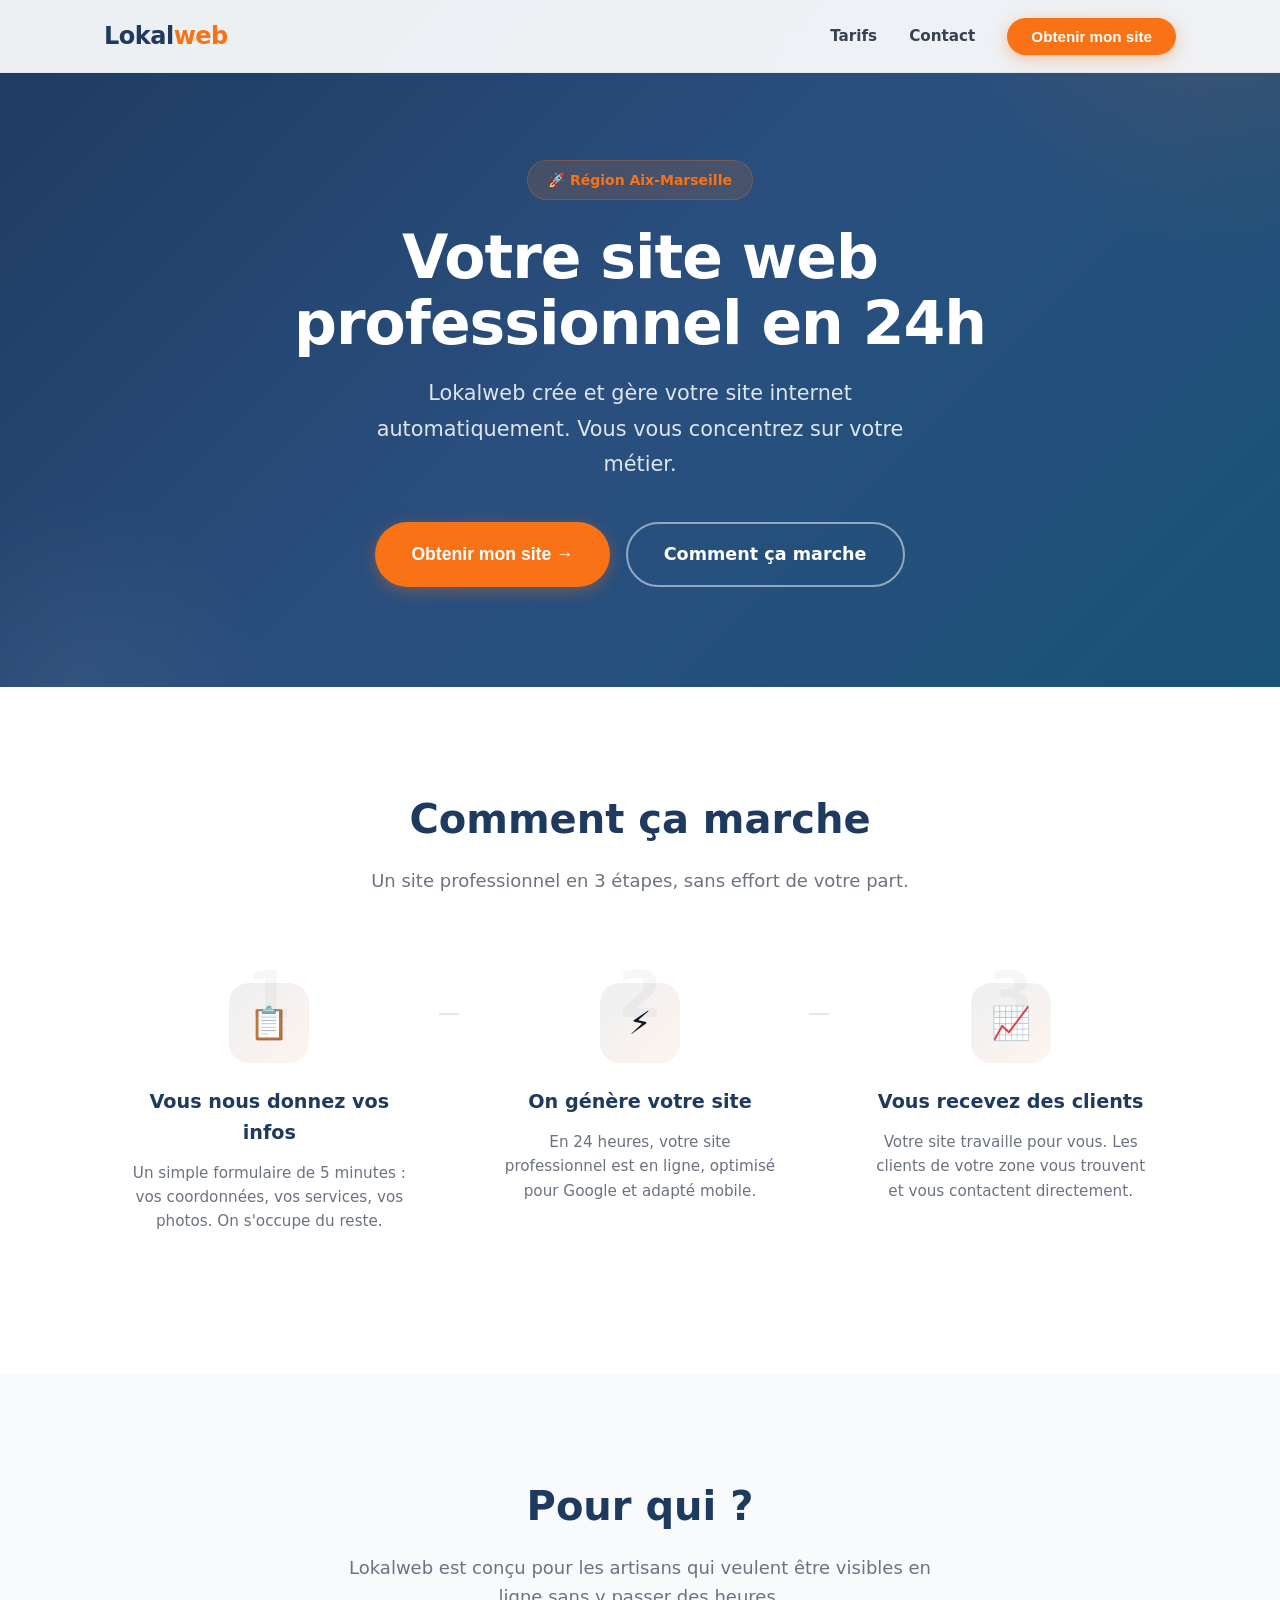
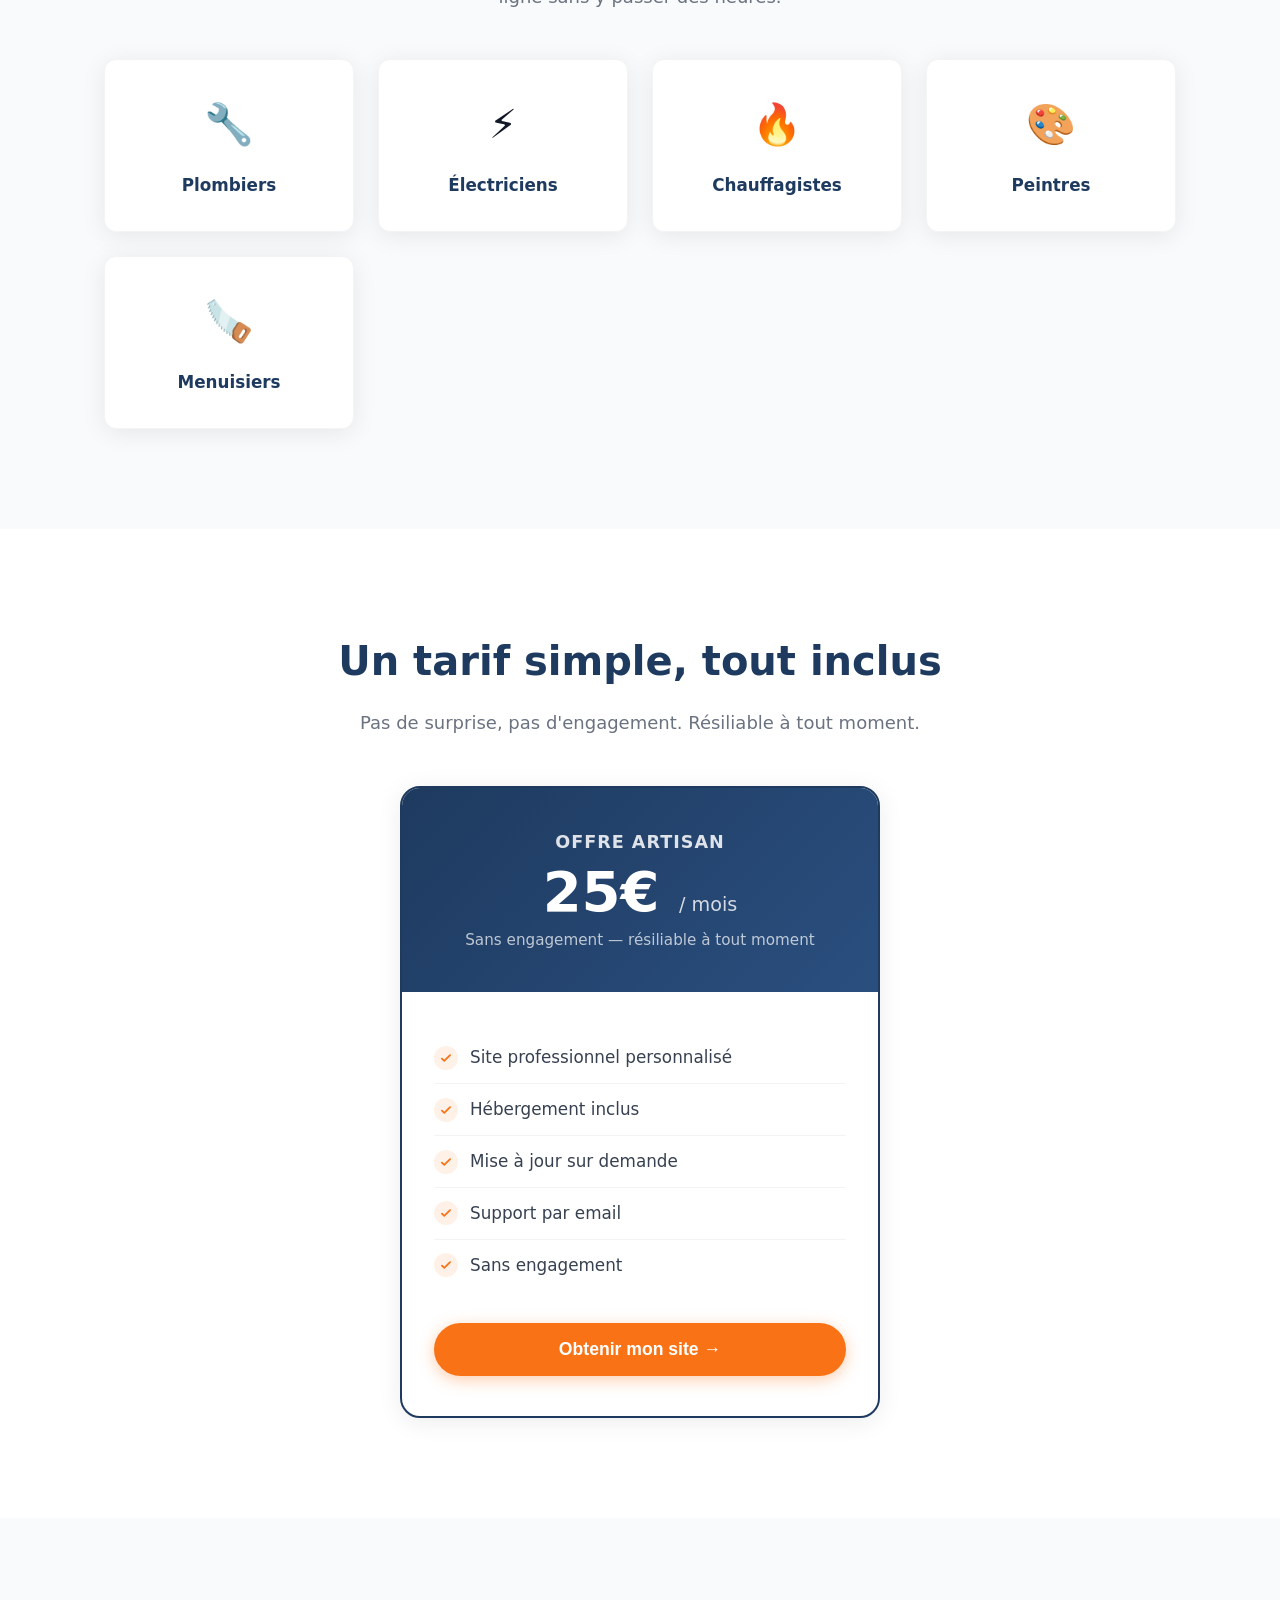
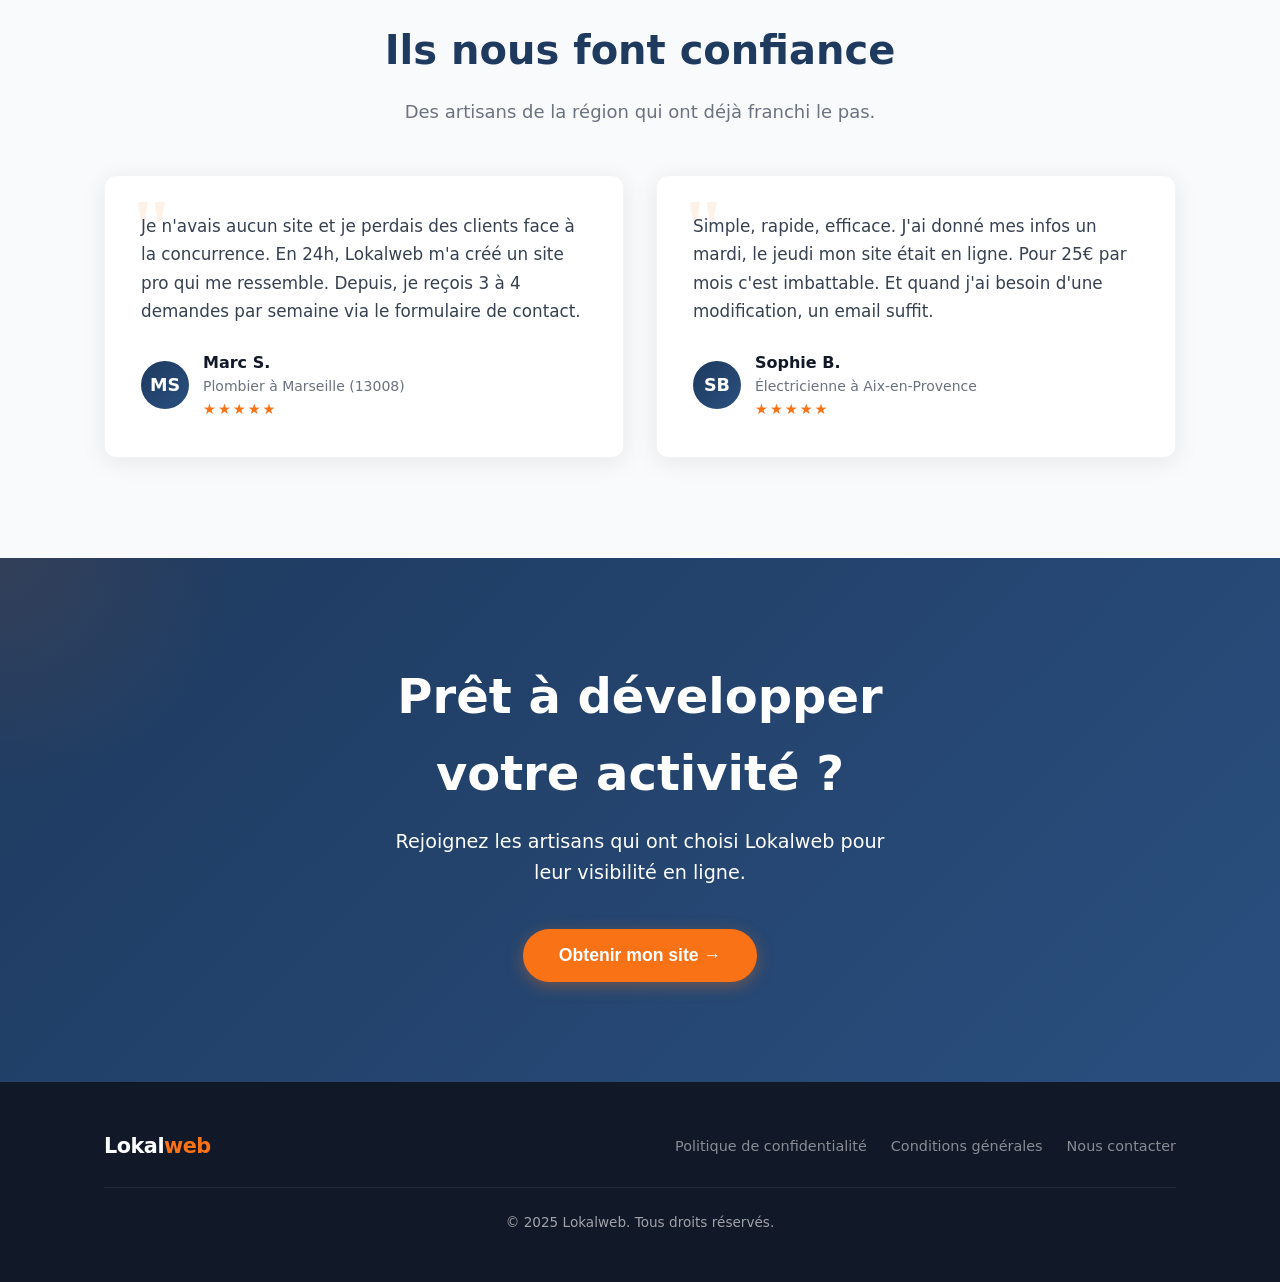
<file: index.html>
<!DOCTYPE html>
<html lang="fr">
<head>
  <meta charset="UTF-8">
  <meta name="viewport" content="width=device-width, initial-scale=1.0">
  <title>Lokalweb — Votre site web professionnel en 24h</title>
  <meta name="description" content="Lokalweb crée et gère automatiquement votre site internet d'artisan. Plombiers, électriciens, chauffagistes à Aix-Marseille. 25€/mois, sans engagement.">
  <style>
    /* ── Reset & Base ── */
    *, *::before, *::after { margin: 0; padding: 0; box-sizing: border-box; }

    :root {
      --blue: #1E3A5F;
      --blue-light: #2A4F7F;
      --orange: #F97316;
      --orange-hover: #EA6C0E;
      --white: #FFFFFF;
      --gray-50: #F9FAFB;
      --gray-100: #F3F4F6;
      --gray-200: #E5E7EB;
      --gray-500: #6B7280;
      --gray-700: #374151;
      --gray-900: #111827;
      --shadow: 0 4px 24px rgba(0,0,0,0.08);
      --shadow-hover: 0 8px 32px rgba(0,0,0,0.14);
      --radius: 12px;
      --red: #EF4444;
    }

    html { scroll-behavior: smooth; }

    body {
      font-family: system-ui, -apple-system, BlinkMacSystemFont, 'Segoe UI', Roboto, sans-serif;
      color: var(--gray-900);
      line-height: 1.6;
      background: var(--white);
      -webkit-font-smoothing: antialiased;
    }

    img { max-width: 100%; display: block; }
    a { text-decoration: none; color: inherit; }

    /* ── Utilities ── */
    .container {
      max-width: 1120px;
      margin: 0 auto;
      padding: 0 24px;
    }

    .section-title {
      font-size: clamp(1.75rem, 4vw, 2.5rem);
      font-weight: 800;
      text-align: center;
      color: var(--blue);
      margin-bottom: 16px;
    }

    .section-subtitle {
      text-align: center;
      color: var(--gray-500);
      font-size: 1.125rem;
      max-width: 600px;
      margin: 0 auto 48px;
    }

    .btn {
      display: inline-block;
      padding: 16px 36px;
      font-size: 1.1rem;
      font-weight: 700;
      border-radius: 50px;
      border: none;
      cursor: pointer;
      transition: all 0.25s ease;
    }

    .btn-primary {
      background: var(--orange);
      color: var(--white);
      box-shadow: 0 4px 16px rgba(249,115,22,0.35);
    }

    .btn-primary:hover {
      background: var(--orange-hover);
      transform: translateY(-2px);
      box-shadow: 0 6px 24px rgba(249,115,22,0.45);
    }

    .btn-outline {
      background: transparent;
      color: var(--white);
      border: 2px solid rgba(255,255,255,0.5);
    }

    .btn-outline:hover {
      background: rgba(255,255,255,0.1);
      border-color: var(--white);
    }

    /* ── Scroll Animations ── */
    .fade-up {
      opacity: 0;
      transform: translateY(30px);
      transition: opacity 0.6s ease, transform 0.6s ease;
    }

    .fade-up.visible {
      opacity: 1;
      transform: translateY(0);
    }

    /* ── Header ── */
    .header {
      position: fixed;
      top: 0;
      left: 0;
      right: 0;
      z-index: 100;
      background: rgba(255,255,255,0.92);
      backdrop-filter: blur(12px);
      -webkit-backdrop-filter: blur(12px);
      border-bottom: 1px solid var(--gray-200);
      transition: box-shadow 0.3s ease;
    }

    .header.scrolled {
      box-shadow: 0 2px 20px rgba(0,0,0,0.08);
    }

    .header-inner {
      display: flex;
      align-items: center;
      justify-content: space-between;
      height: 72px;
    }

    .logo {
      font-size: 1.5rem;
      font-weight: 900;
      color: var(--blue);
      letter-spacing: -0.5px;
    }

    .logo span {
      color: var(--orange);
    }

    .nav { display: flex; align-items: center; gap: 32px; }

    .nav a {
      font-weight: 600;
      font-size: 0.95rem;
      color: var(--gray-700);
      transition: color 0.2s;
    }

    .nav a:hover { color: var(--orange); }

    .nav .btn {
      padding: 10px 24px;
      font-size: 0.95rem;
    }

    .mobile-toggle {
      display: none;
      background: none;
      border: none;
      cursor: pointer;
      padding: 8px;
    }

    .mobile-toggle svg { width: 28px; height: 28px; color: var(--blue); }

    /* ── Hero ── */
    .hero {
      padding: 160px 0 100px;
      background: linear-gradient(135deg, var(--blue) 0%, var(--blue-light) 50%, #1a5276 100%);
      color: var(--white);
      text-align: center;
      position: relative;
      overflow: hidden;
    }

    .hero::before {
      content: '';
      position: absolute;
      top: -50%;
      right: -20%;
      width: 600px;
      height: 600px;
      background: radial-gradient(circle, rgba(249,115,22,0.12) 0%, transparent 70%);
      border-radius: 50%;
    }

    .hero::after {
      content: '';
      position: absolute;
      bottom: -30%;
      left: -10%;
      width: 400px;
      height: 400px;
      background: radial-gradient(circle, rgba(255,255,255,0.05) 0%, transparent 70%);
      border-radius: 50%;
    }

    .hero .container { position: relative; z-index: 1; }

    .hero-badge {
      display: inline-block;
      background: rgba(249,115,22,0.15);
      color: var(--orange);
      font-size: 0.875rem;
      font-weight: 700;
      padding: 8px 20px;
      border-radius: 50px;
      margin-bottom: 24px;
      border: 1px solid rgba(249,115,22,0.25);
    }

    .hero h1 {
      font-size: clamp(2.25rem, 5.5vw, 3.75rem);
      font-weight: 900;
      line-height: 1.1;
      margin-bottom: 20px;
      letter-spacing: -1px;
    }

    .hero p {
      font-size: clamp(1.05rem, 2vw, 1.3rem);
      opacity: 0.85;
      max-width: 560px;
      margin: 0 auto 40px;
      line-height: 1.7;
    }

    .hero-buttons { display: flex; gap: 16px; justify-content: center; flex-wrap: wrap; }

    /* ── Steps ── */
    .steps { padding: 100px 0; background: var(--white); }

    .steps-grid {
      display: grid;
      grid-template-columns: repeat(3, 1fr);
      gap: 40px;
    }

    .step {
      text-align: center;
      padding: 40px 24px;
      position: relative;
    }

    .step-icon {
      width: 80px;
      height: 80px;
      border-radius: 20px;
      display: flex;
      align-items: center;
      justify-content: center;
      font-size: 2rem;
      margin: 0 auto 24px;
      background: linear-gradient(135deg, rgba(30,58,95,0.08), rgba(249,115,22,0.08));
    }

    .step-number {
      position: absolute;
      top: 20px;
      left: 50%;
      transform: translateX(-50%);
      font-size: 4rem;
      font-weight: 900;
      color: rgba(30,58,95,0.04);
      line-height: 1;
    }

    .step h3 {
      font-size: 1.2rem;
      font-weight: 700;
      color: var(--blue);
      margin-bottom: 12px;
    }

    .step p { color: var(--gray-500); font-size: 0.95rem; }

    /* ── Connector arrows between steps ── */
    .step:not(:last-child)::after {
      content: '';
      position: absolute;
      top: 70px;
      right: -24px;
      width: 20px;
      height: 2px;
      background: var(--gray-200);
    }

    /* ── Métiers ── */
    .metiers { padding: 100px 0; background: var(--gray-50); }

    .metiers-grid {
      display: grid;
      grid-template-columns: repeat(auto-fit, minmax(200px, 1fr));
      gap: 24px;
    }

    .metier-card {
      background: var(--white);
      border-radius: var(--radius);
      padding: 32px 24px;
      text-align: center;
      box-shadow: var(--shadow);
      transition: all 0.3s ease;
      border: 1px solid var(--gray-100);
    }

    .metier-card:hover {
      transform: translateY(-6px);
      box-shadow: var(--shadow-hover);
      border-color: var(--orange);
    }

    .metier-card .icon {
      font-size: 2.5rem;
      margin-bottom: 16px;
      display: block;
    }

    .metier-card h3 {
      font-weight: 700;
      font-size: 1.05rem;
      color: var(--blue);
    }

    /* ── Tarifs ── */
    .pricing { padding: 100px 0; background: var(--white); }

    .pricing-card {
      max-width: 480px;
      margin: 0 auto;
      background: var(--white);
      border: 2px solid var(--blue);
      border-radius: 20px;
      overflow: hidden;
      box-shadow: var(--shadow);
    }

    .pricing-header {
      background: linear-gradient(135deg, var(--blue), var(--blue-light));
      color: var(--white);
      padding: 40px 32px;
      text-align: center;
    }

    .pricing-header h3 {
      font-size: 1.1rem;
      font-weight: 600;
      opacity: 0.85;
      margin-bottom: 8px;
      text-transform: uppercase;
      letter-spacing: 1px;
    }

    .pricing-price {
      font-size: 3.5rem;
      font-weight: 900;
      line-height: 1;
    }

    .pricing-price span { font-size: 1.2rem; font-weight: 500; opacity: 0.8; }

    .pricing-sub {
      margin-top: 8px;
      font-size: 0.95rem;
      opacity: 0.7;
    }

    .pricing-body { padding: 40px 32px; }

    .pricing-features { list-style: none; margin-bottom: 32px; }

    .pricing-features li {
      padding: 12px 0;
      display: flex;
      align-items: center;
      gap: 12px;
      font-size: 1.05rem;
      color: var(--gray-700);
      border-bottom: 1px solid var(--gray-100);
    }

    .pricing-features li:last-child { border-bottom: none; }

    .pricing-features li .check {
      width: 24px;
      height: 24px;
      background: rgba(249,115,22,0.1);
      border-radius: 50%;
      display: flex;
      align-items: center;
      justify-content: center;
      flex-shrink: 0;
    }

    .pricing-features li .check svg {
      width: 14px;
      height: 14px;
      color: var(--orange);
    }

    .pricing-body .btn { width: 100%; text-align: center; }

    /* ── Témoignages ── */
    .testimonials { padding: 100px 0; background: var(--gray-50); }

    .testimonials-grid {
      display: grid;
      grid-template-columns: repeat(2, 1fr);
      gap: 32px;
    }

    .testimonial-card {
      background: var(--white);
      border-radius: var(--radius);
      padding: 36px;
      box-shadow: var(--shadow);
      position: relative;
      border: 1px solid var(--gray-100);
    }

    .testimonial-card::before {
      content: '"';
      font-size: 5rem;
      font-weight: 900;
      color: rgba(249,115,22,0.1);
      position: absolute;
      top: 12px;
      left: 24px;
      line-height: 1;
      font-family: Georgia, serif;
    }

    .testimonial-text {
      font-size: 1.05rem;
      color: var(--gray-700);
      line-height: 1.7;
      margin-bottom: 24px;
      position: relative;
      z-index: 1;
    }

    .testimonial-author {
      display: flex;
      align-items: center;
      gap: 14px;
    }

    .testimonial-avatar {
      width: 48px;
      height: 48px;
      border-radius: 50%;
      background: linear-gradient(135deg, var(--blue), var(--blue-light));
      display: flex;
      align-items: center;
      justify-content: center;
      color: var(--white);
      font-weight: 800;
      font-size: 1.1rem;
    }

    .testimonial-name {
      font-weight: 700;
      font-size: 1rem;
      color: var(--gray-900);
    }

    .testimonial-role {
      font-size: 0.875rem;
      color: var(--gray-500);
    }

    .testimonial-stars {
      color: var(--orange);
      font-size: 0.9rem;
      letter-spacing: 2px;
    }

    /* ── CTA Final ── */
    .cta-final {
      padding: 100px 0;
      background: linear-gradient(135deg, var(--blue) 0%, var(--blue-light) 100%);
      color: var(--white);
      text-align: center;
      position: relative;
      overflow: hidden;
    }

    .cta-final::before {
      content: '';
      position: absolute;
      top: -50%;
      left: -20%;
      width: 500px;
      height: 500px;
      background: radial-gradient(circle, rgba(249,115,22,0.1) 0%, transparent 70%);
      border-radius: 50%;
    }

    .cta-final .container { position: relative; z-index: 1; }

    .cta-final h2 {
      font-size: clamp(2rem, 4vw, 3rem);
      font-weight: 900;
      margin-bottom: 16px;
    }

    .cta-final p {
      font-size: 1.2rem;
      opacity: 0.8;
      margin-bottom: 40px;
      max-width: 500px;
      margin-left: auto;
      margin-right: auto;
    }

    /* ── Footer ── */
    .footer {
      padding: 48px 0;
      background: var(--gray-900);
      color: rgba(255,255,255,0.6);
    }

    .footer-inner {
      display: flex;
      justify-content: space-between;
      align-items: center;
      flex-wrap: wrap;
      gap: 24px;
    }

    .footer .logo { color: var(--white); font-size: 1.3rem; }
    .footer .logo span { color: var(--orange); }

    .footer-links {
      display: flex;
      gap: 24px;
      flex-wrap: wrap;
    }

    .footer-links a {
      font-size: 0.9rem;
      color: rgba(255,255,255,0.5);
      transition: color 0.2s;
    }

    .footer-links a:hover { color: var(--orange); }

    .footer-copy { font-size: 0.85rem; width: 100%; text-align: center; margin-top: 24px; padding-top: 24px; border-top: 1px solid rgba(255,255,255,0.08); }

    /* ════════════════════════════════════════
       MODAL FORM
    ════════════════════════════════════════ */

    /* Overlay */
    .modal-overlay {
      position: fixed;
      inset: 0;
      z-index: 1000;
      background: rgba(15, 23, 42, 0.7);
      backdrop-filter: blur(4px);
      -webkit-backdrop-filter: blur(4px);
      display: flex;
      align-items: center;
      justify-content: center;
      padding: 16px;
      opacity: 0;
      pointer-events: none;
      transition: opacity 0.3s ease;
    }

    .modal-overlay.open {
      opacity: 1;
      pointer-events: all;
    }

    /* Card */
    .modal-card {
      background: var(--white);
      border-radius: 20px;
      width: 100%;
      max-width: 680px;
      max-height: 90vh;
      overflow-y: auto;
      box-shadow: 0 25px 80px rgba(0,0,0,0.25);
      transform: translateY(20px) scale(0.98);
      transition: transform 0.3s ease;
      position: relative;
    }

    .modal-overlay.open .modal-card {
      transform: translateY(0) scale(1);
    }

    /* Scrollbar inside modal */
    .modal-card::-webkit-scrollbar { width: 6px; }
    .modal-card::-webkit-scrollbar-track { background: var(--gray-100); }
    .modal-card::-webkit-scrollbar-thumb { background: var(--gray-200); border-radius: 3px; }

    /* Modal header */
    .modal-header {
      background: linear-gradient(135deg, var(--blue) 0%, var(--blue-light) 100%);
      padding: 32px 36px 28px;
      border-radius: 20px 20px 0 0;
      position: relative;
    }

    .modal-header h2 {
      color: var(--white);
      font-size: 1.5rem;
      font-weight: 800;
      margin-bottom: 6px;
    }

    .modal-header p {
      color: rgba(255,255,255,0.75);
      font-size: 0.95rem;
    }

    .modal-close {
      position: absolute;
      top: 20px;
      right: 20px;
      width: 36px;
      height: 36px;
      border-radius: 50%;
      background: rgba(255,255,255,0.15);
      border: none;
      cursor: pointer;
      display: flex;
      align-items: center;
      justify-content: center;
      transition: background 0.2s;
      color: var(--white);
    }

    .modal-close:hover { background: rgba(255,255,255,0.25); }

    .modal-close svg { width: 18px; height: 18px; }

    /* Modal body */
    .modal-body {
      padding: 32px 36px 36px;
    }

    /* Form sections */
    .form-section {
      margin-bottom: 28px;
    }

    .form-section-title {
      font-size: 0.8rem;
      font-weight: 700;
      text-transform: uppercase;
      letter-spacing: 1px;
      color: var(--blue);
      margin-bottom: 16px;
      padding-bottom: 8px;
      border-bottom: 2px solid var(--gray-100);
    }

    /* Grid layouts */
    .form-row {
      display: grid;
      grid-template-columns: 1fr 1fr;
      gap: 16px;
    }

    .form-row.single { grid-template-columns: 1fr; }
    .form-row.three { grid-template-columns: 1fr 1fr 1fr; }

    /* Field */
    .form-field {
      display: flex;
      flex-direction: column;
      gap: 6px;
    }

    .form-field label {
      font-size: 0.875rem;
      font-weight: 600;
      color: var(--gray-700);
    }

    .form-field label .req {
      color: var(--orange);
      margin-left: 2px;
    }

    .form-field input,
    .form-field select,
    .form-field textarea {
      padding: 12px 14px;
      border: 1.5px solid var(--gray-200);
      border-radius: 10px;
      font-size: 0.95rem;
      color: var(--gray-900);
      background: var(--white);
      transition: border-color 0.2s, box-shadow 0.2s;
      font-family: inherit;
      outline: none;
      appearance: none;
      -webkit-appearance: none;
    }

    .form-field select {
      background-image: url("data:image/svg+xml,%3Csvg xmlns='http://www.w3.org/2000/svg' width='16' height='16' viewBox='0 0 24 24' fill='none' stroke='%236B7280' stroke-width='2' stroke-linecap='round' stroke-linejoin='round'%3E%3Cpolyline points='6 9 12 15 18 9'/%3E%3C/svg%3E");
      background-repeat: no-repeat;
      background-position: right 12px center;
      padding-right: 40px;
    }

    .form-field input:focus,
    .form-field select:focus,
    .form-field textarea:focus {
      border-color: var(--blue);
      box-shadow: 0 0 0 3px rgba(30,58,95,0.08);
    }

    .form-field input.error,
    .form-field select.error,
    .form-field textarea.error {
      border-color: var(--red);
      box-shadow: 0 0 0 3px rgba(239,68,68,0.08);
    }

    .form-field textarea {
      resize: vertical;
      min-height: 80px;
      line-height: 1.5;
    }

    .field-error {
      font-size: 0.8rem;
      color: var(--red);
      font-weight: 500;
      display: none;
    }

    .field-error.show { display: block; }

    /* Checkboxes grid */
    .checkboxes-grid {
      display: grid;
      grid-template-columns: 1fr 1fr;
      gap: 10px;
    }

    .checkbox-item {
      display: flex;
      align-items: center;
      gap: 10px;
      padding: 10px 12px;
      border: 1.5px solid var(--gray-200);
      border-radius: 10px;
      cursor: pointer;
      transition: all 0.2s;
      user-select: none;
    }

    .checkbox-item:hover {
      border-color: var(--blue);
      background: rgba(30,58,95,0.03);
    }

    .checkbox-item input[type="checkbox"] {
      width: 18px;
      height: 18px;
      accent-color: var(--orange);
      cursor: pointer;
      flex-shrink: 0;
      margin: 0;
      padding: 0;
      border: none;
      box-shadow: none;
    }

    .checkbox-item span {
      font-size: 0.875rem;
      font-weight: 500;
      color: var(--gray-700);
    }

    .checkbox-item:has(input:checked) {
      border-color: var(--orange);
      background: rgba(249,115,22,0.05);
    }

    .checkbox-item:has(input:checked) span {
      color: var(--orange-hover);
    }

    /* Radio yes/no */
    .radio-group {
      display: flex;
      gap: 12px;
    }

    .radio-item {
      flex: 1;
      display: flex;
      align-items: center;
      gap: 10px;
      padding: 12px 16px;
      border: 1.5px solid var(--gray-200);
      border-radius: 10px;
      cursor: pointer;
      transition: all 0.2s;
      user-select: none;
    }

    .radio-item:hover {
      border-color: var(--blue);
      background: rgba(30,58,95,0.03);
    }

    .radio-item input[type="radio"] {
      width: 18px;
      height: 18px;
      accent-color: var(--orange);
      cursor: pointer;
      margin: 0;
      padding: 0;
      flex-shrink: 0;
      border: none;
      box-shadow: none;
    }

    .radio-item span {
      font-size: 0.9rem;
      font-weight: 600;
      color: var(--gray-700);
    }

    .radio-item:has(input:checked) {
      border-color: var(--orange);
      background: rgba(249,115,22,0.05);
    }

    .radio-item:has(input:checked) span {
      color: var(--orange-hover);
    }

    /* Submit button */
    .form-submit {
      width: 100%;
      padding: 18px 36px;
      font-size: 1.1rem;
      font-weight: 700;
      border-radius: 50px;
      border: none;
      cursor: pointer;
      background: var(--orange);
      color: var(--white);
      box-shadow: 0 4px 16px rgba(249,115,22,0.35);
      transition: all 0.25s ease;
      display: flex;
      align-items: center;
      justify-content: center;
      gap: 10px;
      margin-top: 8px;
    }

    .form-submit:hover:not(:disabled) {
      background: var(--orange-hover);
      transform: translateY(-2px);
      box-shadow: 0 6px 24px rgba(249,115,22,0.45);
    }

    .form-submit:disabled {
      opacity: 0.7;
      cursor: not-allowed;
      transform: none;
    }

    /* Loading state */
    .spinner {
      width: 20px;
      height: 20px;
      border: 2.5px solid rgba(255,255,255,0.3);
      border-top-color: white;
      border-radius: 50%;
      animation: spin 0.7s linear infinite;
      display: none;
    }

    @keyframes spin {
      to { transform: rotate(360deg); }
    }

    /* Status messages */
    .form-status {
      border-radius: 12px;
      padding: 16px 20px;
      font-size: 0.95rem;
      font-weight: 500;
      display: none;
      margin-top: 16px;
      line-height: 1.5;
    }

    .form-status.success {
      background: #F0FDF4;
      border: 1.5px solid #86EFAC;
      color: #166534;
      display: block;
    }

    .form-status.error {
      background: #FEF2F2;
      border: 1.5px solid #FCA5A5;
      color: #991B1B;
      display: block;
    }

    /* Loading overlay */
    .form-loading {
      display: none;
      text-align: center;
      padding: 40px 20px;
    }

    .form-loading.show { display: block; }

    .loading-spinner-big {
      width: 56px;
      height: 56px;
      border: 4px solid var(--gray-200);
      border-top-color: var(--orange);
      border-radius: 50%;
      animation: spin 1s linear infinite;
      margin: 0 auto 20px;
    }

    .form-loading h3 {
      font-size: 1.2rem;
      font-weight: 700;
      color: var(--blue);
      margin-bottom: 8px;
    }

    .form-loading p {
      color: var(--gray-500);
      font-size: 0.95rem;
    }

    /* Success state */
    .form-success-state {
      display: none;
      text-align: center;
      padding: 40px 20px;
    }

    .form-success-state.show { display: block; }

    .success-icon {
      font-size: 56px;
      margin-bottom: 16px;
    }

    .form-success-state h3 {
      font-size: 1.4rem;
      font-weight: 800;
      color: var(--blue);
      margin-bottom: 12px;
    }

    .form-success-state p {
      color: var(--gray-700);
      font-size: 1rem;
      line-height: 1.7;
      max-width: 420px;
      margin: 0 auto;
    }

    /* ── Mobile ── */
    @media (max-width: 768px) {
      .nav { display: none; }
      .nav.open {
        display: flex;
        flex-direction: column;
        position: absolute;
        top: 72px;
        left: 0;
        right: 0;
        background: var(--white);
        padding: 24px;
        gap: 20px;
        border-bottom: 1px solid var(--gray-200);
        box-shadow: 0 8px 32px rgba(0,0,0,0.1);
      }
      .mobile-toggle { display: block; }

      .hero { padding: 130px 0 80px; }

      .steps-grid { grid-template-columns: 1fr; gap: 24px; }
      .step:not(:last-child)::after { display: none; }

      .metiers-grid { grid-template-columns: repeat(2, 1fr); }

      .testimonials-grid { grid-template-columns: 1fr; }

      .footer-inner { justify-content: center; text-align: center; }
      .footer-links { justify-content: center; }

      /* Modal mobile */
      .modal-card { max-height: 95vh; border-radius: 16px; }
      .modal-header { padding: 24px 24px 20px; border-radius: 16px 16px 0 0; }
      .modal-header h2 { font-size: 1.25rem; }
      .modal-body { padding: 24px 24px 28px; }
      .form-row { grid-template-columns: 1fr; }
      .form-row.three { grid-template-columns: 1fr; }
      .checkboxes-grid { grid-template-columns: 1fr; }
    }

    @media (max-width: 480px) {
      .metiers-grid { grid-template-columns: 1fr; }
      .hero-buttons { flex-direction: column; align-items: center; }
      .modal-overlay { padding: 0; align-items: flex-end; }
      .modal-card { border-radius: 20px 20px 0 0; max-height: 96vh; }
    }
  </style>
</head>
<body>

  <!-- ════ Header ════ -->
  <header class="header" id="header">
    <div class="container header-inner">
      <a href="#" class="logo">Lokal<span>web</span></a>
      <nav class="nav" id="nav">
        <a href="#tarifs">Tarifs</a>
        <a href="/form.html">Contact</a>
        <button class="btn btn-primary" onclick="location.href='/form.html'">Obtenir mon site</button>
      </nav>
      <button class="mobile-toggle" id="menuToggle" aria-label="Menu">
        <svg xmlns="http://www.w3.org/2000/svg" fill="none" viewBox="0 0 24 24" stroke="currentColor" stroke-width="2.5">
          <path stroke-linecap="round" stroke-linejoin="round" d="M4 6h16M4 12h16M4 18h16"/>
        </svg>
      </button>
    </div>
  </header>

  <!-- ════ Hero ════ -->
  <section class="hero">
    <div class="container">
      <div class="hero-badge">🚀 Région Aix-Marseille</div>
      <h1>Votre site web<br>professionnel en 24h</h1>
      <p>Lokalweb crée et gère votre site internet automatiquement. Vous vous concentrez sur votre métier.</p>
      <div class="hero-buttons">
        <button class="btn btn-primary" onclick="location.href='/form.html'">Obtenir mon site →</button>
        <a href="#comment-ca-marche" class="btn btn-outline">Comment ça marche</a>
      </div>
    </div>
  </section>

  <!-- ════ Comment ça marche ════ -->
  <section class="steps" id="comment-ca-marche">
    <div class="container">
      <h2 class="section-title fade-up">Comment ça marche</h2>
      <p class="section-subtitle fade-up">Un site professionnel en 3 étapes, sans effort de votre part.</p>
      <div class="steps-grid">
        <div class="step fade-up">
          <div class="step-number">1</div>
          <div class="step-icon">📋</div>
          <h3>Vous nous donnez vos infos</h3>
          <p>Un simple formulaire de 5 minutes : vos coordonnées, vos services, vos photos. On s'occupe du reste.</p>
        </div>
        <div class="step fade-up">
          <div class="step-number">2</div>
          <div class="step-icon">⚡</div>
          <h3>On génère votre site</h3>
          <p>En 24 heures, votre site professionnel est en ligne, optimisé pour Google et adapté mobile.</p>
        </div>
        <div class="step fade-up">
          <div class="step-number">3</div>
          <div class="step-icon">📈</div>
          <h3>Vous recevez des clients</h3>
          <p>Votre site travaille pour vous. Les clients de votre zone vous trouvent et vous contactent directement.</p>
        </div>
      </div>
    </div>
  </section>

  <!-- ════ Pour qui ? ════ -->
  <section class="metiers" id="metiers">
    <div class="container">
      <h2 class="section-title fade-up">Pour qui ?</h2>
      <p class="section-subtitle fade-up">Lokalweb est conçu pour les artisans qui veulent être visibles en ligne sans y passer des heures.</p>
      <div class="metiers-grid">
        <div class="metier-card fade-up">
          <span class="icon">🔧</span>
          <h3>Plombiers</h3>
        </div>
        <div class="metier-card fade-up">
          <span class="icon">⚡</span>
          <h3>Électriciens</h3>
        </div>
        <div class="metier-card fade-up">
          <span class="icon">🔥</span>
          <h3>Chauffagistes</h3>
        </div>
        <div class="metier-card fade-up">
          <span class="icon">🎨</span>
          <h3>Peintres</h3>
        </div>
        <div class="metier-card fade-up">
          <span class="icon">🪚</span>
          <h3>Menuisiers</h3>
        </div>
      </div>
    </div>
  </section>

  <!-- ════ Tarifs ════ -->
  <section class="pricing" id="tarifs">
    <div class="container">
      <h2 class="section-title fade-up">Un tarif simple, tout inclus</h2>
      <p class="section-subtitle fade-up">Pas de surprise, pas d'engagement. Résiliable à tout moment.</p>
      <div class="pricing-card fade-up">
        <div class="pricing-header">
          <h3>Offre Artisan</h3>
          <div class="pricing-price">25€ <span>/ mois</span></div>
          <div class="pricing-sub">Sans engagement — résiliable à tout moment</div>
        </div>
        <div class="pricing-body">
          <ul class="pricing-features">
            <li>
              <span class="check">
                <svg xmlns="http://www.w3.org/2000/svg" fill="none" viewBox="0 0 24 24" stroke="currentColor" stroke-width="3"><path stroke-linecap="round" stroke-linejoin="round" d="M5 13l4 4L19 7"/></svg>
              </span>
              Site professionnel personnalisé
            </li>
            <li>
              <span class="check">
                <svg xmlns="http://www.w3.org/2000/svg" fill="none" viewBox="0 0 24 24" stroke="currentColor" stroke-width="3"><path stroke-linecap="round" stroke-linejoin="round" d="M5 13l4 4L19 7"/></svg>
              </span>
              Hébergement inclus
            </li>
            <li>
              <span class="check">
                <svg xmlns="http://www.w3.org/2000/svg" fill="none" viewBox="0 0 24 24" stroke="currentColor" stroke-width="3"><path stroke-linecap="round" stroke-linejoin="round" d="M5 13l4 4L19 7"/></svg>
              </span>
              Mise à jour sur demande
            </li>
            <li>
              <span class="check">
                <svg xmlns="http://www.w3.org/2000/svg" fill="none" viewBox="0 0 24 24" stroke="currentColor" stroke-width="3"><path stroke-linecap="round" stroke-linejoin="round" d="M5 13l4 4L19 7"/></svg>
              </span>
              Support par email
            </li>
            <li>
              <span class="check">
                <svg xmlns="http://www.w3.org/2000/svg" fill="none" viewBox="0 0 24 24" stroke="currentColor" stroke-width="3"><path stroke-linecap="round" stroke-linejoin="round" d="M5 13l4 4L19 7"/></svg>
              </span>
              Sans engagement
            </li>
          </ul>
          <button class="btn btn-primary" style="width:100%;text-align:center;" onclick="location.href='/form.html'">Obtenir mon site →</button>
        </div>
      </div>
    </div>
  </section>

  <!-- ════ Témoignages ════ -->
  <section class="testimonials" id="temoignages">
    <div class="container">
      <h2 class="section-title fade-up">Ils nous font confiance</h2>
      <p class="section-subtitle fade-up">Des artisans de la région qui ont déjà franchi le pas.</p>
      <div class="testimonials-grid">
        <div class="testimonial-card fade-up">
          <p class="testimonial-text">Je n'avais aucun site et je perdais des clients face à la concurrence. En 24h, Lokalweb m'a créé un site pro qui me ressemble. Depuis, je reçois 3 à 4 demandes par semaine via le formulaire de contact.</p>
          <div class="testimonial-author">
            <div class="testimonial-avatar">MS</div>
            <div>
              <div class="testimonial-name">Marc S.</div>
              <div class="testimonial-role">Plombier à Marseille (13008)</div>
              <div class="testimonial-stars">★★★★★</div>
            </div>
          </div>
        </div>
        <div class="testimonial-card fade-up">
          <p class="testimonial-text">Simple, rapide, efficace. J'ai donné mes infos un mardi, le jeudi mon site était en ligne. Pour 25€ par mois c'est imbattable. Et quand j'ai besoin d'une modification, un email suffit.</p>
          <div class="testimonial-author">
            <div class="testimonial-avatar">SB</div>
            <div>
              <div class="testimonial-name">Sophie B.</div>
              <div class="testimonial-role">Électricienne à Aix-en-Provence</div>
              <div class="testimonial-stars">★★★★★</div>
            </div>
          </div>
        </div>
      </div>
    </div>
  </section>

  <!-- ════ CTA Final ════ -->
  <section class="cta-final" id="contact">
    <div class="container">
      <h2 class="fade-up">Prêt à développer<br>votre activité ?</h2>
      <p class="fade-up">Rejoignez les artisans qui ont choisi Lokalweb pour leur visibilité en ligne.</p>
      <button class="btn btn-primary fade-up" onclick="location.href='/form.html'">Obtenir mon site →</button>
    </div>
  </section>

  <!-- ════ Footer ════ -->
  <footer class="footer">
    <div class="container">
      <div class="footer-inner">
        <div class="logo">Lokal<span>web</span></div>
        <div class="footer-links">
          <a href="./legal/privacy.html">Politique de confidentialité</a>
          <a href="./legal/terms.html">Conditions générales</a>
          <a href="/form.html">Nous contacter</a>
        </div>
      </div>
      <div class="footer-copy">© 2025 Lokalweb. Tous droits réservés.</div>
    </div>
  </footer>

  <!-- ════════════════════════════════════════
       MODAL FORM
  ════════════════════════════════════════ -->
  <div class="modal-overlay" id="leadModal" role="dialog" aria-modal="true" aria-labelledby="modalTitle">
    <div class="modal-card" id="modalCard">

      <!-- Header -->
      <div class="modal-header">
        <h2 id="modalTitle">🚀 Obtenez votre site gratuit</h2>
        <p>Remplissez ce formulaire en 3 minutes — votre aperçu est prêt sous 2-3 min</p>
        <button class="modal-close" onclick="closeModal()" aria-label="Fermer">
          <svg xmlns="http://www.w3.org/2000/svg" fill="none" viewBox="0 0 24 24" stroke="currentColor" stroke-width="2.5">
            <path stroke-linecap="round" stroke-linejoin="round" d="M6 18L18 6M6 6l12 12"/>
          </svg>
        </button>
      </div>

      <!-- Body -->
      <div class="modal-body">

        <!-- Loading state (shown during submission) -->
        <div class="form-loading" id="formLoading">
          <div class="loading-spinner-big"></div>
          <h3>Génération de votre site en cours…</h3>
          <p>Patience, cela prend 2 à 3 minutes.<br>Vous recevrez un SMS avec votre lien de prévisualisation.</p>
        </div>

        <!-- Success state -->
        <div class="form-success-state" id="formSuccess">
          <div class="success-icon">🎉</div>
          <h3>Votre site est en cours de génération !</h3>
          <p>Vous recevrez un <strong>SMS sous 2-3 minutes</strong> avec votre lien de prévisualisation personnalisé.<br><br>Prenez le temps de le parcourir — c'est votre futur site, sans engagement.</p>
        </div>

        <!-- The actual form -->
        <form id="leadForm" novalidate>

          <!-- Section 1: Identité -->
          <div class="form-section">
            <div class="form-section-title">👤 Vos coordonnées</div>
            <div class="form-row">
              <div class="form-field">
                <label for="prenom">Prénom <span class="req">*</span></label>
                <input type="text" id="prenom" name="prenom" placeholder="Jean" autocomplete="given-name">
                <span class="field-error" id="err-prenom">Veuillez saisir votre prénom</span>
              </div>
              <div class="form-field">
                <label for="nom">Nom <span class="req">*</span></label>
                <input type="text" id="nom" name="nom" placeholder="Dupont" autocomplete="family-name">
                <span class="field-error" id="err-nom">Veuillez saisir votre nom</span>
              </div>
            </div>
            <div class="form-row" style="margin-top:16px">
              <div class="form-field">
                <label for="telephone">Téléphone <span class="req">*</span></label>
                <input type="tel" id="telephone" name="telephone" placeholder="06 12 34 56 78" autocomplete="tel">
                <span class="field-error" id="err-telephone">Numéro de téléphone invalide (format français)</span>
              </div>
              <div class="form-field">
                <label for="email">Email <small style="color:var(--gray-500);font-weight:400">(optionnel)</small></label>
                <input type="email" id="email" name="email" placeholder="jean@exemple.fr" autocomplete="email">
              </div>
            </div>
            <div class="form-row single" style="margin-top:16px">
              <div class="form-field">
                <label for="entreprise">Nom de l'entreprise / Enseigne <small style="color:var(--gray-500);font-weight:400">(optionnel)</small></label>
                <input type="text" id="entreprise" name="entreprise" placeholder="Plomberie Dupont">
              </div>
            </div>
          </div>

          <!-- Section 2: Activité -->
          <div class="form-section">
            <div class="form-section-title">🔧 Votre activité</div>
            <div class="form-row">
              <div class="form-field">
                <label for="metier">Métier <span class="req">*</span></label>
                <select id="metier" name="metier">
                  <option value="">— Sélectionnez votre métier —</option>
                  <option value="plombier">Plombier</option>
                  <option value="electricien">Électricien</option>
                  <option value="chauffagiste">Chauffagiste</option>
                  <option value="climaticien">Climaticien</option>
                  <option value="mecanicien">Mécanicien</option>
                  <option value="serrurier">Serrurier</option>
                  <option value="ebeniste">Ébéniste</option>
                  <option value="peintre">Peintre</option>
                  <option value="carreleur">Carreleur</option>
                  <option value="couvreur">Couvreur</option>
                  <option value="plaquiste">Plaquiste</option>
                  <option value="jardinier-paysagiste">Jardinier / Paysagiste</option>
                  <option value="autre">Autre</option>
                </select>
                <span class="field-error" id="err-metier">Veuillez sélectionner votre métier</span>
              </div>
              <div class="form-field">
                <label for="experience">Années d'expérience <span class="req">*</span></label>
                <select id="experience" name="experience">
                  <option value="">— Votre expérience —</option>
                  <option value="debutant">Débutant (&lt;2 ans)</option>
                  <option value="experimente">Expérimenté (2-10 ans)</option>
                  <option value="expert">Expert (&gt;10 ans)</option>
                </select>
                <span class="field-error" id="err-experience">Veuillez sélectionner votre niveau</span>
              </div>
            </div>
            <div class="form-row" style="margin-top:16px">
              <div class="form-field">
                <label for="ville">Ville d'intervention principale <span class="req">*</span></label>
                <input type="text" id="ville" name="ville" placeholder="Marseille, Aix-en-Provence...">
                <span class="field-error" id="err-ville">Veuillez saisir votre ville principale</span>
              </div>
              <div class="form-field">
                <label for="rayon">Zone d'intervention <span class="req">*</span></label>
                <select id="rayon" name="rayon">
                  <option value="">— Rayon km —</option>
                  <option value="5km">5 km</option>
                  <option value="10km">10 km</option>
                  <option value="20km" selected>20 km</option>
                  <option value="30km">30 km</option>
                  <option value="50km">50 km</option>
                </select>
              </div>
            </div>
          </div>

          <!-- Section 3: Services -->
          <div class="form-section">
            <div class="form-section-title">✅ Services proposés</div>
            <div class="checkboxes-grid">
              <label class="checkbox-item">
                <input type="checkbox" name="services" value="Dépannage">
                <span>🔧 Dépannage</span>
              </label>
              <label class="checkbox-item">
                <input type="checkbox" name="services" value="Installation">
                <span>🛠️ Installation</span>
              </label>
              <label class="checkbox-item">
                <input type="checkbox" name="services" value="Rénovation">
                <span>🏗️ Rénovation</span>
              </label>
              <label class="checkbox-item">
                <input type="checkbox" name="services" value="Urgences 24h/24">
                <span>🚨 Urgences 24h/24</span>
              </label>
              <label class="checkbox-item">
                <input type="checkbox" name="services" value="Sans frais de déplacement">
                <span>🚗 Sans frais de déplacement</span>
              </label>
              <label class="checkbox-item">
                <input type="checkbox" name="services" value="Devis gratuit">
                <span>📄 Devis gratuit</span>
              </label>
              <label class="checkbox-item">
                <input type="checkbox" name="services" value="Garantie décennale">
                <span>🛡️ Garantie décennale</span>
              </label>
              <label class="checkbox-item">
                <input type="checkbox" name="services" value="Certifications / Labels (RGE, Qualibat...)">
                <span>🏆 Certifications / Labels</span>
              </label>
            </div>
          </div>

          <!-- Section 4: Infos complémentaires -->
          <div class="form-section">
            <div class="form-section-title">💬 Infos complémentaires</div>

            <div class="form-field" style="margin-bottom:16px">
              <label>Avez-vous un site internet aujourd'hui ?</label>
              <div class="radio-group">
                <label class="radio-item">
                  <input type="radio" name="hasWebsite" value="true">
                  <span>✅ Oui</span>
                </label>
                <label class="radio-item">
                  <input type="radio" name="hasWebsite" value="false">
                  <span>❌ Non</span>
                </label>
              </div>
            </div>

            <div class="form-row">
              <div class="form-field">
                <label for="howFound">Comment nous avez-vous connu ? <small style="color:var(--gray-500);font-weight:400">(optionnel)</small></label>
                <select id="howFound" name="howFound">
                  <option value="">— Sélectionnez —</option>
                  <option value="google">Google</option>
                  <option value="bouche-a-oreilles">Bouche à oreilles</option>
                  <option value="reseaux-sociaux">Réseaux sociaux</option>
                  <option value="autre">Autre</option>
                </select>
              </div>
            </div>

            <div class="form-field" style="margin-top:16px">
              <label for="message">Décrivez votre activité en quelques mots <small style="color:var(--gray-500);font-weight:400">(optionnel)</small></label>
              <textarea id="message" name="message" placeholder="Décrivez votre activité en quelques mots... spécialités, zone, type de clients..." rows="3"></textarea>
            </div>
          </div>

          <!-- Submit -->
          <button type="submit" class="form-submit" id="submitBtn">
            <div class="spinner" id="btnSpinner"></div>
            <span id="submitText">Générer mon site gratuitement →</span>
          </button>

          <div class="form-status" id="formError"></div>

          <p style="text-align:center;font-size:0.8rem;color:var(--gray-500);margin-top:16px;line-height:1.5">
            🔒 Vos données sont confidentielles. En envoyant ce formulaire, vous acceptez d'être contacté par Lokalweb.
          </p>

        </form>
      </div>
    </div>
  </div>

  <!-- ════ Script ════ -->
  <script>
    // ── Mobile menu
    document.getElementById('menuToggle').addEventListener('click', function() {
      document.getElementById('nav').classList.toggle('open');
    });

    document.querySelectorAll('#nav a').forEach(function(link) {
      link.addEventListener('click', function() {
        document.getElementById('nav').classList.remove('open');
      });
    });

    // ── Header shadow on scroll
    window.addEventListener('scroll', function() {
      document.getElementById('header').classList.toggle('scrolled', window.scrollY > 10);
    });

    // ── Scroll animations
    var observer = new IntersectionObserver(function(entries) {
      entries.forEach(function(entry) {
        if (entry.isIntersecting) entry.target.classList.add('visible');
      });
    }, { threshold: 0.1, rootMargin: '0px 0px -40px 0px' });

    document.querySelectorAll('.fade-up').forEach(function(el) {
      observer.observe(el);
    });

    // ── Modal
    function openModal() {
      var modal = document.getElementById('leadModal');
      modal.classList.add('open');
      document.body.style.overflow = 'hidden';
      // Scroll modal card to top
      document.getElementById('modalCard').scrollTop = 0;
      // Focus first field
      setTimeout(function() {
        document.getElementById('prenom').focus();
      }, 300);
    }

    function closeModal() {
      document.getElementById('leadModal').classList.remove('open');
      document.body.style.overflow = '';
    }

    // Close on overlay click
    document.getElementById('leadModal').addEventListener('click', function(e) {
      if (e.target === this) closeModal();
    });

    // Close on Escape
    document.addEventListener('keydown', function(e) {
      if (e.key === 'Escape') closeModal();
    });

    // ── Form validation helpers
    function setError(fieldId, errorId, show) {
      var field = document.getElementById(fieldId);
      var err = document.getElementById(errorId);
      if (show) {
        field.classList.add('error');
        err.classList.add('show');
      } else {
        field.classList.remove('error');
        err.classList.remove('show');
      }
      return !show;
    }

    function validatePhone(phone) {
      var cleaned = phone.replace(/[\s\.\-]/g, '');
      return /^(\+33|0033|0)[1-9]\d{8}$/.test(cleaned);
    }

    function validateForm() {
      var valid = true;

      var prenom = document.getElementById('prenom').value.trim();
      valid = setError('prenom', 'err-prenom', !prenom) && valid;

      var nom = document.getElementById('nom').value.trim();
      valid = setError('nom', 'err-nom', !nom) && valid;

      var tel = document.getElementById('telephone').value.trim();
      valid = setError('telephone', 'err-telephone', !validatePhone(tel)) && valid;

      var metier = document.getElementById('metier').value;
      valid = setError('metier', 'err-metier', !metier) && valid;

      var experience = document.getElementById('experience').value;
      valid = setError('experience', 'err-experience', !experience) && valid;

      var ville = document.getElementById('ville').value.trim();
      valid = setError('ville', 'err-ville', !ville) && valid;

      return valid;
    }

    // Clear error on input
    ['prenom','nom','telephone','metier','experience','ville'].forEach(function(id) {
      var el = document.getElementById(id);
      el.addEventListener('input', function() {
        el.classList.remove('error');
        var errEl = document.getElementById('err-' + id);
        if (errEl) errEl.classList.remove('show');
      });
    });

    // ── Form submission
    document.getElementById('leadForm').addEventListener('submit', async function(e) {
      e.preventDefault();

      if (!validateForm()) {
        // Scroll to first error
        var firstError = document.querySelector('.field-error.show');
        if (firstError) {
          firstError.closest('.form-field').scrollIntoView({ behavior: 'smooth', block: 'center' });
        }
        return;
      }

      // Collect services
      var services = [];
      document.querySelectorAll('input[name="services"]:checked').forEach(function(cb) {
        services.push(cb.value);
      });

      // Collect hasWebsite
      var hasWebsiteEl = document.querySelector('input[name="hasWebsite"]:checked');
      var hasWebsite = hasWebsiteEl ? hasWebsiteEl.value === 'true' : null;

      var payload = {
        prenom: document.getElementById('prenom').value.trim(),
        nom: document.getElementById('nom').value.trim(),
        telephone: document.getElementById('telephone').value.trim(),
        email: document.getElementById('email').value.trim() || null,
        entreprise: document.getElementById('entreprise').value.trim() || null,
        metier: document.getElementById('metier').value,
        ville: document.getElementById('ville').value.trim(),
        rayon: document.getElementById('rayon').value || '20km',
        services: services,
        experience: document.getElementById('experience').value || null,
        hasWebsite: hasWebsite,
        howFound: document.getElementById('howFound').value || null,
        message: document.getElementById('message').value.trim() || null,
      };

      // Show loading UI
      var form = document.getElementById('leadForm');
      var loading = document.getElementById('formLoading');
      var successState = document.getElementById('formSuccess');
      var errorEl = document.getElementById('formError');
      var submitBtn = document.getElementById('submitBtn');
      var spinner = document.getElementById('btnSpinner');
      var submitText = document.getElementById('submitText');

      submitBtn.disabled = true;
      spinner.style.display = 'block';
      submitText.textContent = 'Envoi en cours…';
      errorEl.className = 'form-status';

      try {
        var response = await fetch('/api/lead', {
          method: 'POST',
          headers: { 'Content-Type': 'application/json' },
          body: JSON.stringify(payload),
        });

        var data = await response.json();

        if (response.ok && data.success) {
          // Show success state
          form.style.display = 'none';
          loading.classList.remove('show');
          successState.classList.add('show');
          // Scroll modal to top
          document.getElementById('modalCard').scrollTop = 0;
        } else {
          throw new Error(data.error || 'Une erreur est survenue. Veuillez réessayer.');
        }
      } catch (err) {
        submitBtn.disabled = false;
        spinner.style.display = 'none';
        submitText.textContent = 'Générer mon site gratuitement →';
        errorEl.textContent = '⚠️ ' + (err.message || 'Erreur réseau. Veuillez réessayer.');
        errorEl.className = 'form-status error';
        errorEl.scrollIntoView({ behavior: 'smooth', block: 'center' });
      }
    });
  </script>

</body>
</html>
</file>
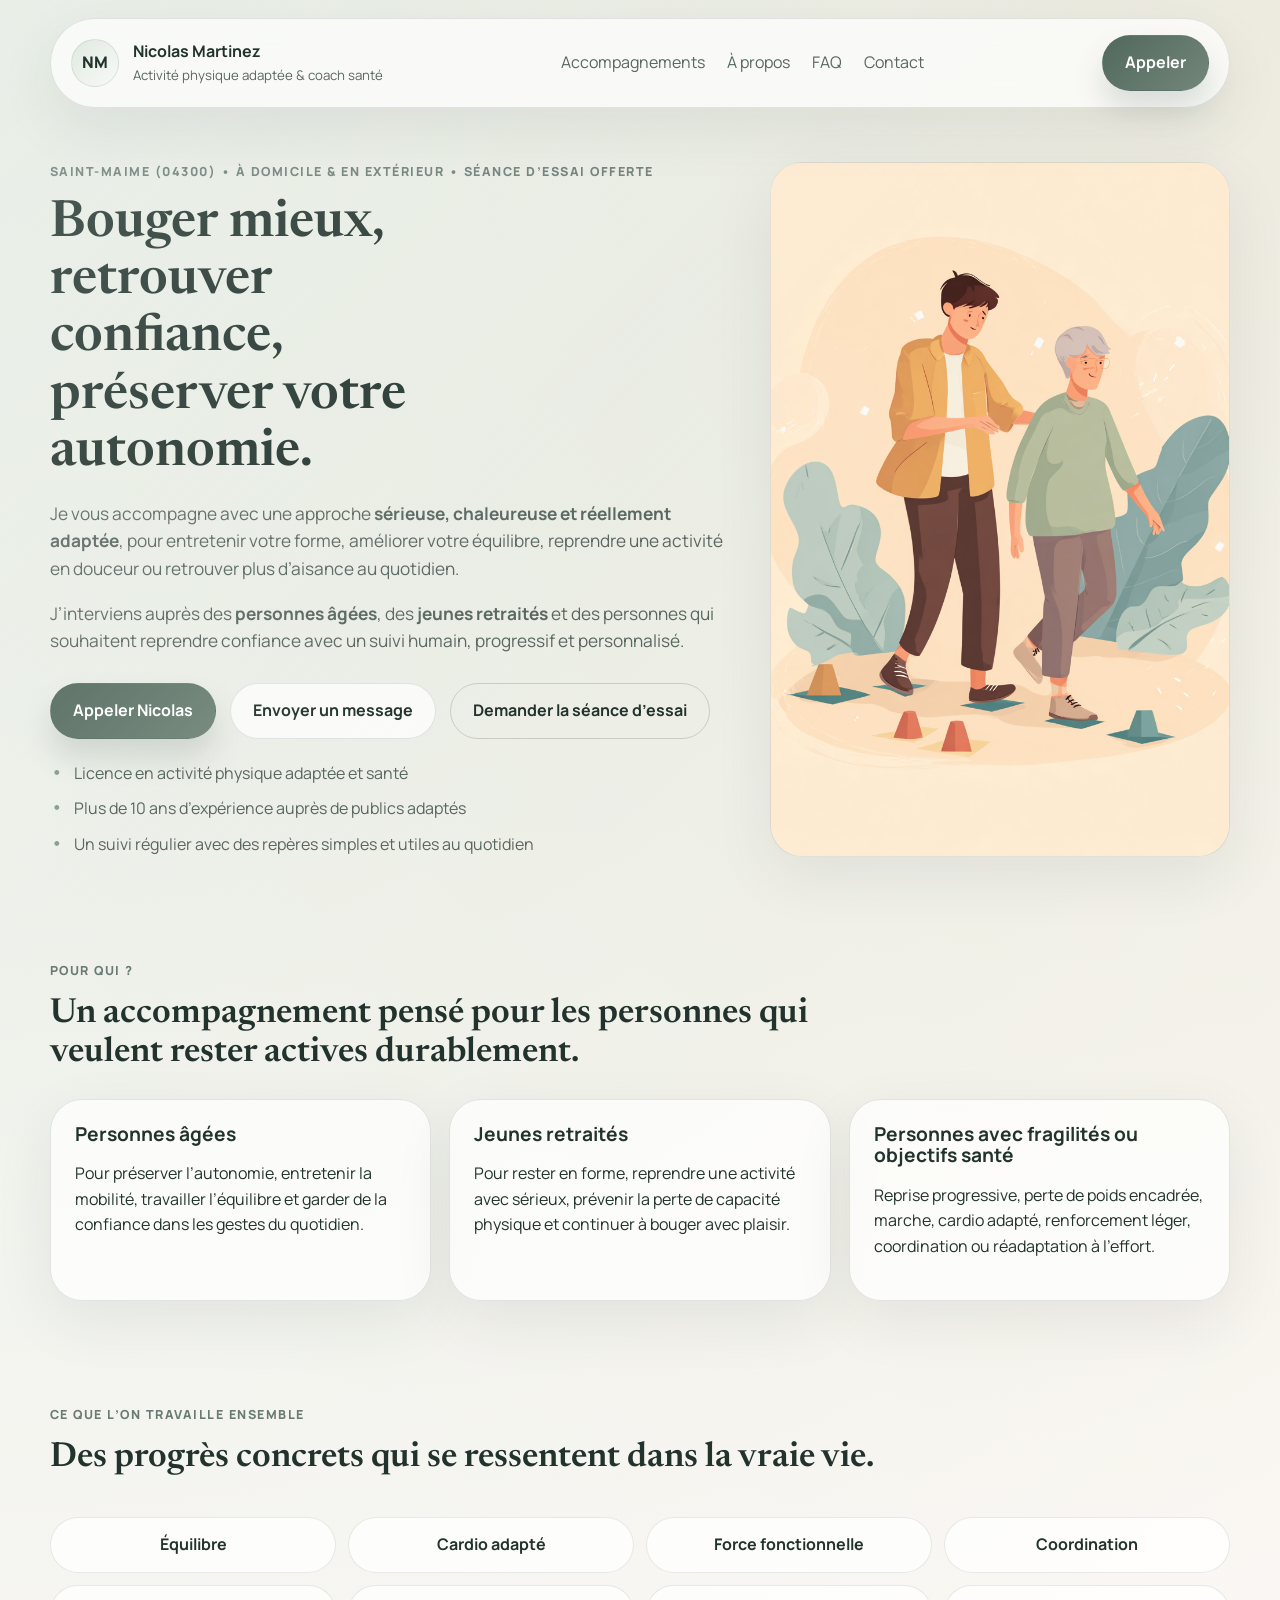
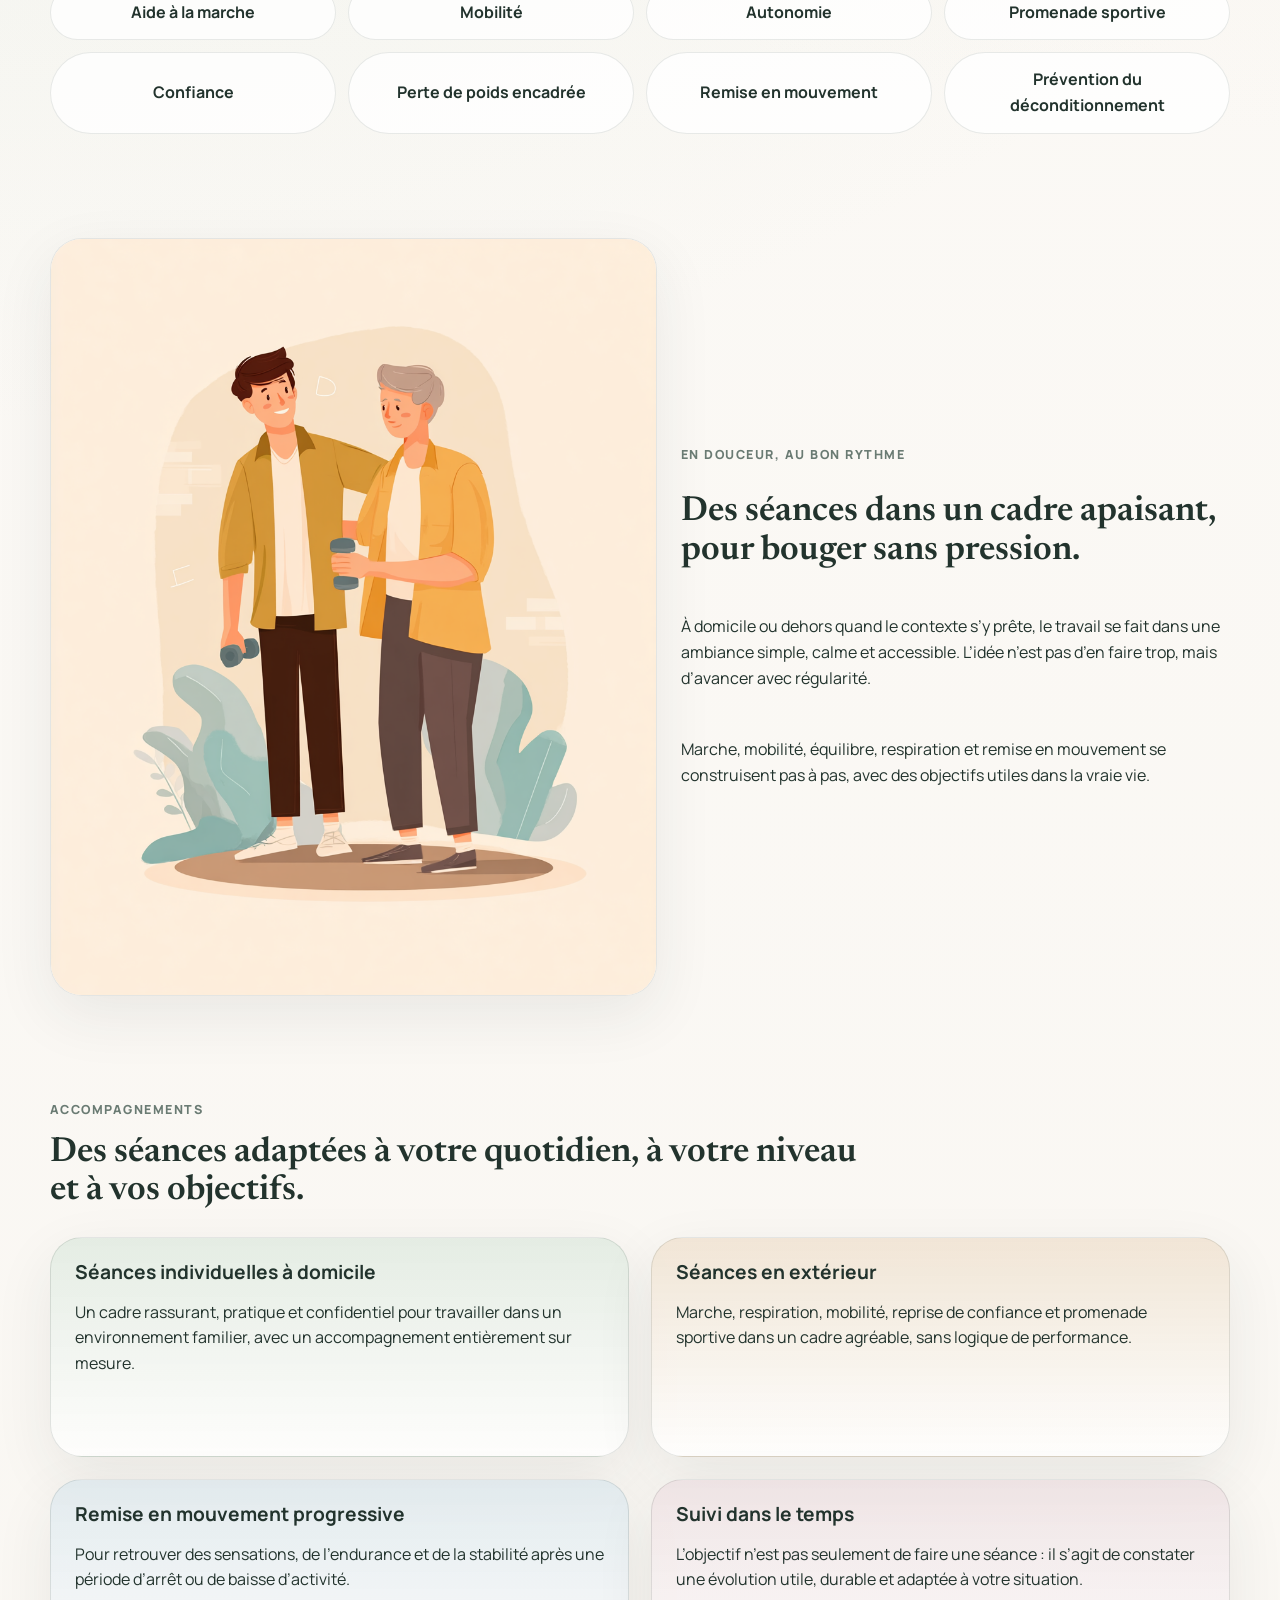
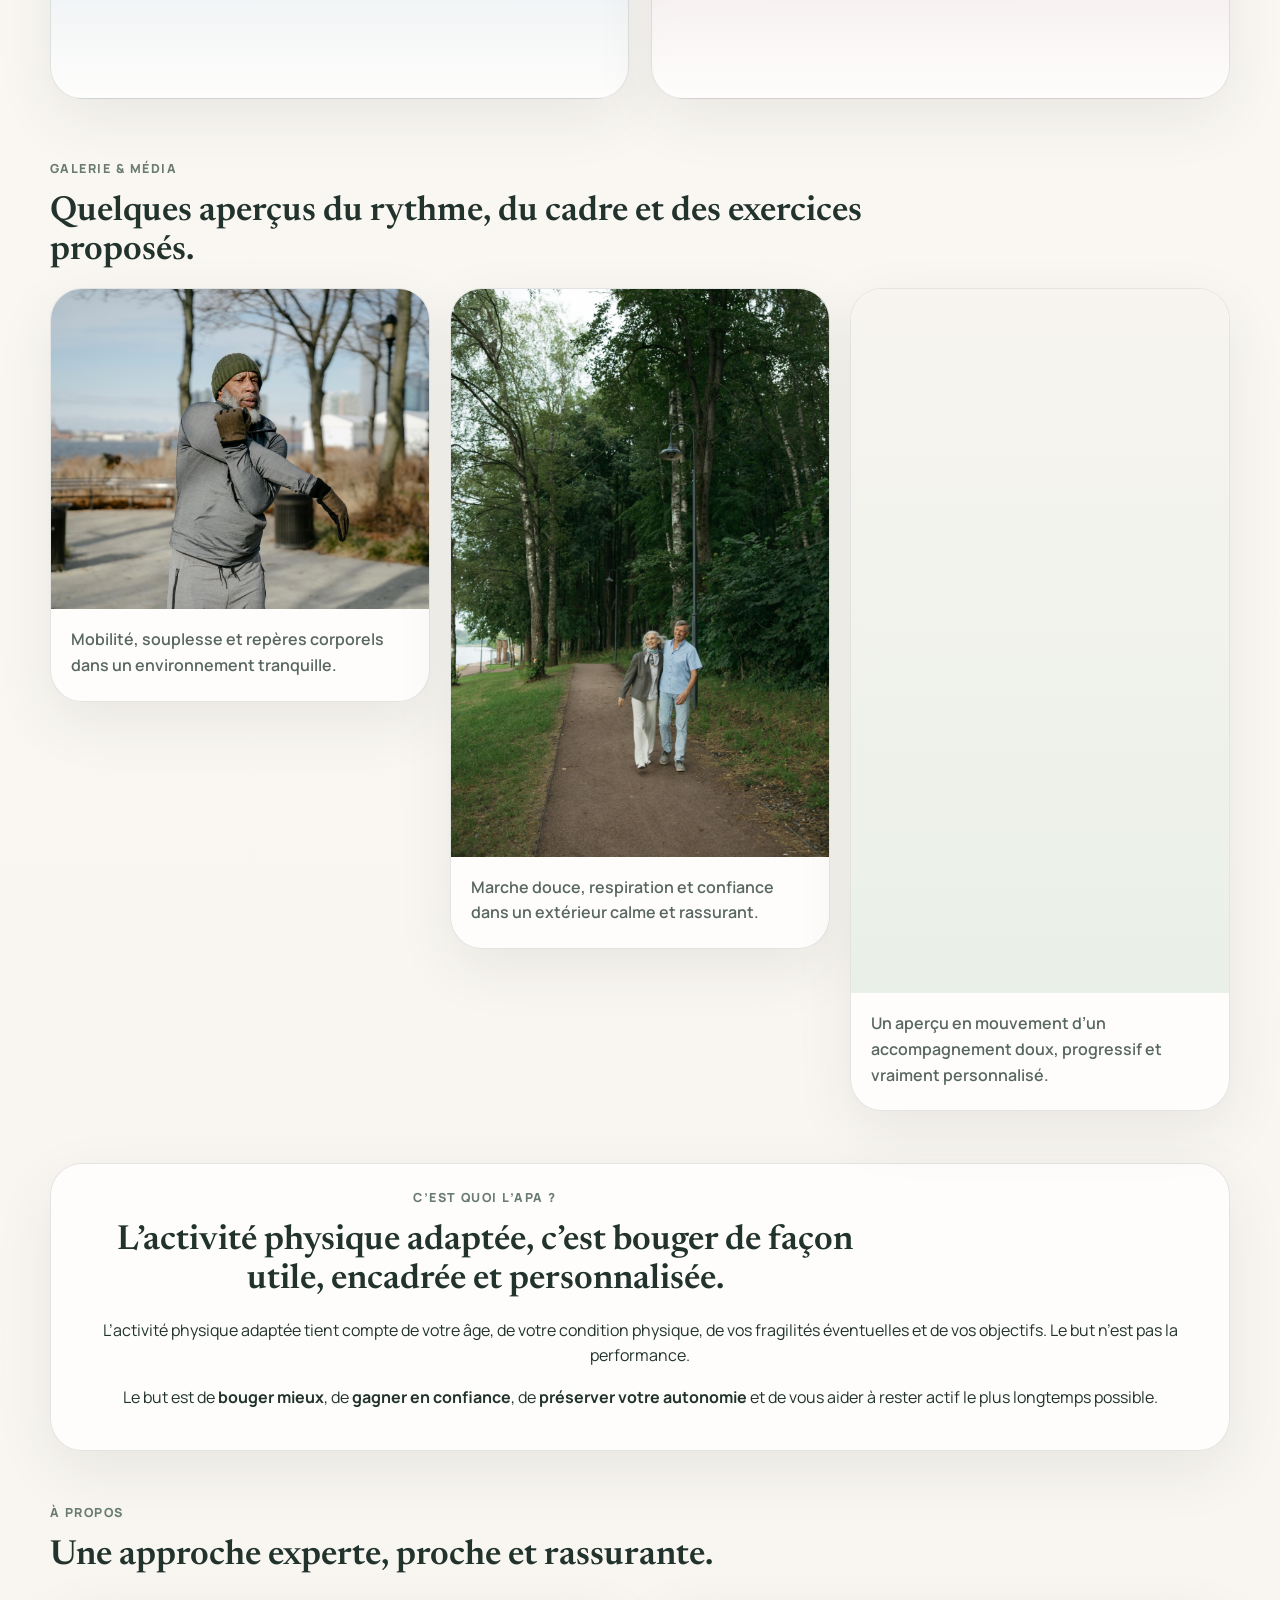
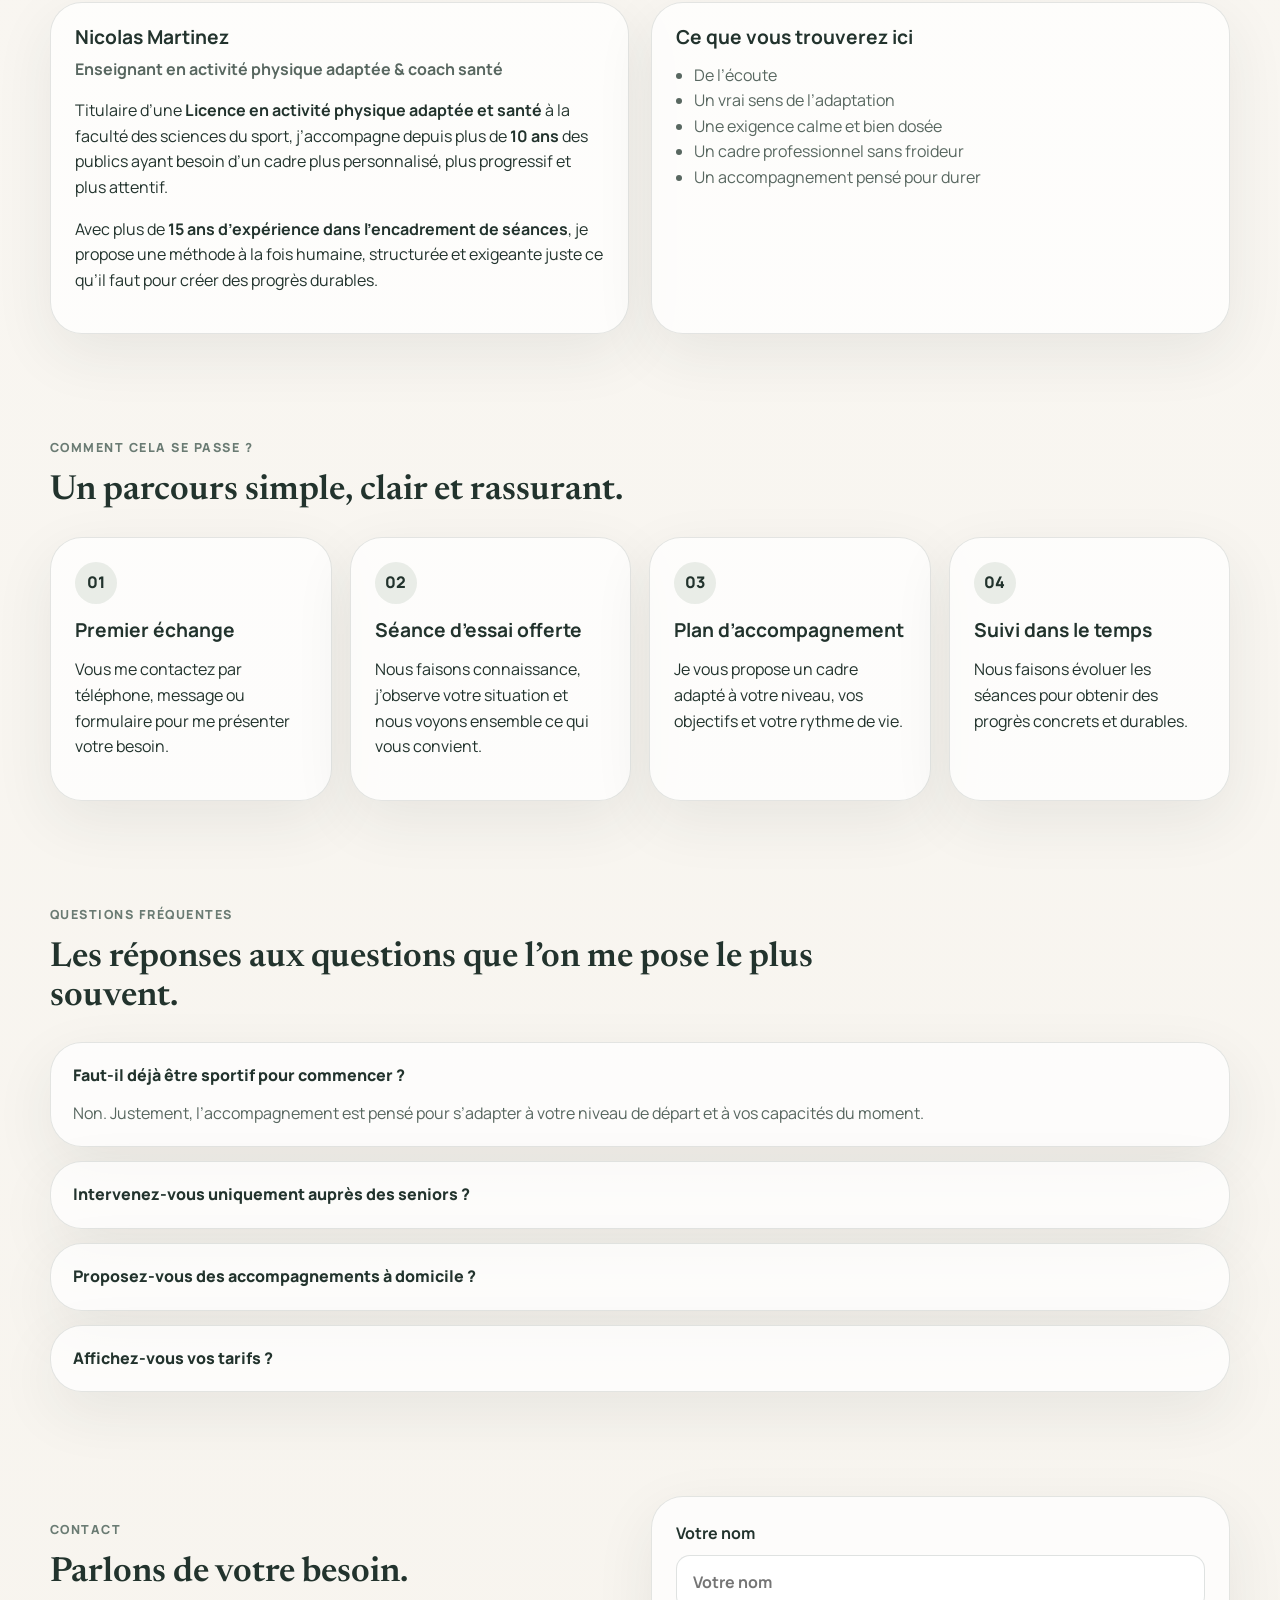
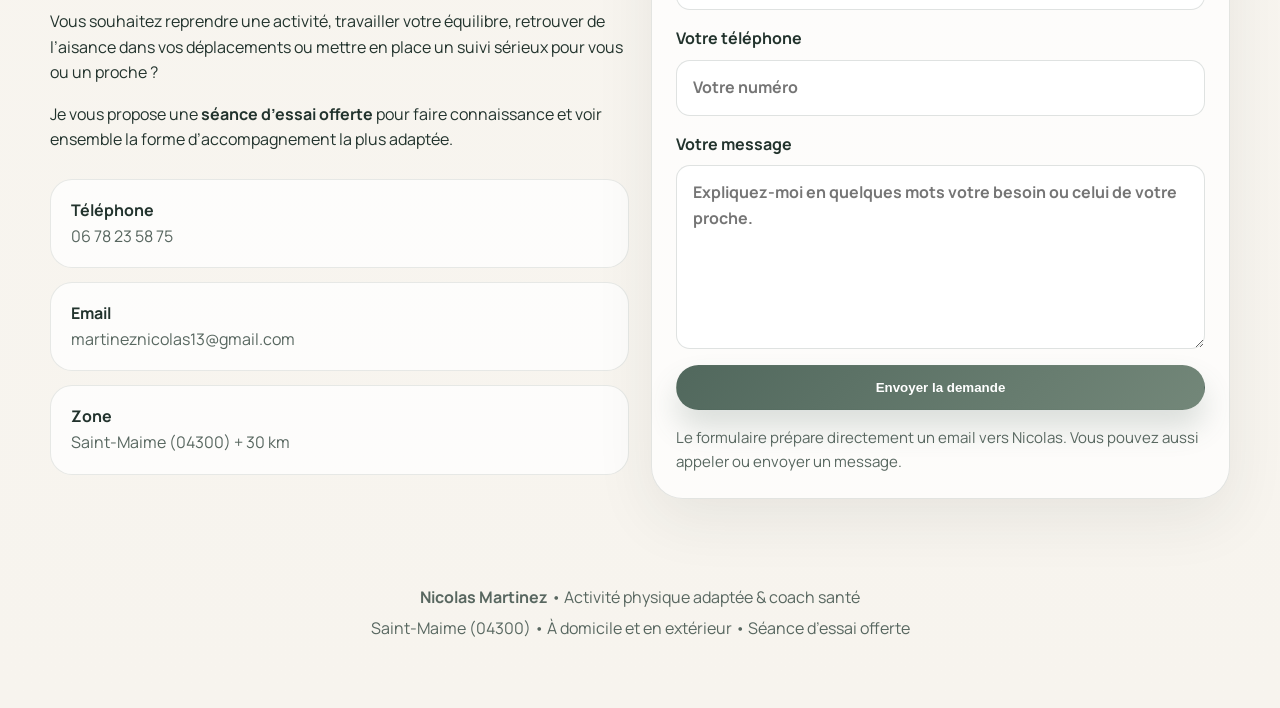
<file: nicolas-martinez-apa/index.html>
<!DOCTYPE html>
<html lang="fr">
  <head>
    <meta charset="UTF-8" />
    <meta name="viewport" content="width=device-width, initial-scale=1.0" />
    <title>Nicolas Martinez | Activité physique adaptée & coach santé à Saint-Maime</title>
    <meta
      name="description"
      content="Enseignant en activité physique adaptée et coach santé à Saint-Maime (04300). Accompagnement à domicile et en extérieur pour seniors, jeunes retraités et personnes souhaitant retrouver autonomie, équilibre et confiance. Séance d’essai offerte."
    />
    <meta
      name="keywords"
      content="activité physique adaptée, coach santé, Saint-Maime, seniors, autonomie, équilibre, marche, remise en mouvement, réadaptation à l'effort"
    />
    <meta name="theme-color" content="#e8efe7" />
    <meta property="og:title" content="Nicolas Martinez | Activité physique adaptée & coach santé" />
    <meta
      property="og:description"
      content="Un accompagnement sérieux, rassurant et personnalisé pour bouger mieux, retrouver confiance et préserver son autonomie."
    />
    <meta property="og:type" content="website" />
    <link rel="icon" href="favicon.svg" type="image/svg+xml" />
    <link rel="preconnect" href="https://fonts.googleapis.com" />
    <link rel="preconnect" href="https://fonts.gstatic.com" crossorigin />
    <link
      href="https://fonts.googleapis.com/css2?family=Manrope:wght@400;500;600;700;800&family=Newsreader:opsz,wght@6..72,500;6..72,600&display=swap"
      rel="stylesheet"
    />
    <link rel="stylesheet" href="styles.css" />
    <script type="application/ld+json">
      {
        "@context": "https://schema.org",
        "@type": "Person",
        "name": "Nicolas Martinez",
        "jobTitle": "Enseignant en activité physique adaptée et coach santé",
        "telephone": "+33678235875",
        "email": "martineznicolas13@gmail.com",
        "address": {
          "@type": "PostalAddress",
          "addressLocality": "Saint-Maime",
          "postalCode": "04300",
          "addressCountry": "FR"
        },
        "areaServed": "Saint-Maime et villes alentours dans un rayon d'environ 30 km",
        "alumniOf": "Faculté des sciences du sport",
        "description": "Accompagnement personnalisé à domicile et en extérieur pour retrouver autonomie, équilibre, confiance et forme durablement.",
        "knowsAbout": [
          "activité physique adaptée",
          "coach santé",
          "autonomie des seniors",
          "équilibre",
          "aide à la marche",
          "cardio adapté",
          "renforcement léger",
          "promenade sportive",
          "perte de poids encadrée"
        ]
      }
    </script>
  </head>
  <body>
    <div class="page-shell">
      <header class="site-header">
        <a href="#top" class="brand">
          <span class="brand-mark">NM</span>
          <span>
            <strong>Nicolas Martinez</strong>
            <small>Activité physique adaptée & coach santé</small>
          </span>
        </a>
        <nav class="site-nav" aria-label="Navigation principale">
          <a href="#services">Accompagnements</a>
          <a href="#apropos">À propos</a>
          <a href="#faq">FAQ</a>
          <a href="#contact">Contact</a>
        </nav>
        <a class="header-cta" href="tel:0678235875">Appeler</a>
      </header>

      <main id="top">
        <section class="hero section">
          <div class="hero-copy">
            <p class="eyebrow">Saint-Maime (04300) • À domicile & en extérieur • Séance d’essai offerte</p>
            <h1>Bouger mieux, retrouver confiance, préserver votre autonomie.</h1>
            <p class="lead">
              Je vous accompagne avec une approche <strong>sérieuse, chaleureuse et réellement adaptée</strong>,
              pour entretenir votre forme, améliorer votre équilibre, reprendre une activité en douceur ou
              retrouver plus d’aisance au quotidien.
            </p>
            <p class="lead secondary">
              J’interviens auprès des <strong>personnes âgées</strong>, des <strong>jeunes retraités</strong> et des
              personnes qui souhaitent reprendre confiance avec un suivi humain, progressif et personnalisé.
            </p>
            <div class="hero-actions">
              <a class="button primary" href="tel:0678235875">Appeler Nicolas</a>
              <a class="button secondary" href="sms:+33678235875?body=Bonjour Nicolas, je souhaite en savoir plus sur votre accompagnement en activité physique adaptée.">Envoyer un message</a>
              <a class="button ghost" href="#contact">Demander la séance d’essai</a>
            </div>
            <ul class="hero-points" aria-label="Points clés">
              <li>Licence en activité physique adaptée et santé</li>
              <li>Plus de 10 ans d’expérience auprès de publics adaptés</li>
              <li>Un suivi régulier avec des repères simples et utiles au quotidien</li>
            </ul>
          </div>

          <aside class="hero-visual" aria-label="Accompagnement sur un parcours d’équilibre et de marche">
            <img
              class="hero-photo"
              src="images/hero-parcours-equilibre.png"
              alt="Coach en activité physique adaptée qui accompagne une senior sur un parcours d’équilibre et de marche"
              width="960"
              height="1200"
              decoding="async"
            />
          </aside>
        </section>

        <section class="section" id="publics">
          <div class="section-heading">
            <p class="eyebrow">Pour qui ?</p>
            <h2>Un accompagnement pensé pour les personnes qui veulent rester actives durablement.</h2>
          </div>
          <div class="cards-grid three">
            <article class="info-card">
              <h3>Personnes âgées</h3>
              <p>
                Pour préserver l’autonomie, entretenir la mobilité, travailler l’équilibre et garder de la confiance
                dans les gestes du quotidien.
              </p>
            </article>
            <article class="info-card">
              <h3>Jeunes retraités</h3>
              <p>
                Pour rester en forme, reprendre une activité avec sérieux, prévenir la perte de capacité physique et
                continuer à bouger avec plaisir.
              </p>
            </article>
            <article class="info-card">
              <h3>Personnes avec fragilités ou objectifs santé</h3>
              <p>
                Reprise progressive, perte de poids encadrée, marche, cardio adapté, renforcement léger,
                coordination ou réadaptation à l’effort.
              </p>
            </article>
          </div>
        </section>

        <section class="section emphasis-section">
          <div>
            <p class="eyebrow">Ce que l’on travaille ensemble</p>
            <h2>Des progrès concrets qui se ressentent dans la vraie vie.</h2>
          </div>
          <div class="benefits-grid">
            <span>Équilibre</span>
            <span>Cardio adapté</span>
            <span>Force fonctionnelle</span>
            <span>Coordination</span>
            <span>Aide à la marche</span>
            <span>Mobilité</span>
            <span>Autonomie</span>
            <span>Promenade sportive</span>
            <span>Confiance</span>
            <span>Perte de poids encadrée</span>
            <span>Remise en mouvement</span>
            <span>Prévention du déconditionnement</span>
          </div>
        </section>

        <section class="section image-story" aria-label="Ambiance des séances">
          <div class="story-photo">
            <img
              src="images/story-coach-halteres.png"
              alt="Coach en activité physique adaptée qui accompagne une personne avec des haltères légers"
              width="960"
              height="1200"
              loading="lazy"
              decoding="async"
            />
          </div>
          <div class="story-copy">
            <p class="eyebrow">En douceur, au bon rythme</p>
            <h2>Des séances dans un cadre apaisant, pour bouger sans pression.</h2>
            <p>
              À domicile ou dehors quand le contexte s’y prête, le travail se fait dans une ambiance simple,
              calme et accessible. L’idée n’est pas d’en faire trop, mais d’avancer avec régularité.
            </p>
            <p>
              Marche, mobilité, équilibre, respiration et remise en mouvement se construisent pas à pas,
              avec des objectifs utiles dans la vraie vie.
            </p>
          </div>
        </section>

        <section class="section" id="services">
          <div class="section-heading">
            <p class="eyebrow">Accompagnements</p>
            <h2>Des séances adaptées à votre quotidien, à votre niveau et à vos objectifs.</h2>
          </div>
          <div class="cards-grid two">
            <article class="service-card accent-sage">
              <h3>Séances individuelles à domicile</h3>
              <p>
                Un cadre rassurant, pratique et confidentiel pour travailler dans un environnement familier, avec un
                accompagnement entièrement sur mesure.
              </p>
            </article>
            <article class="service-card accent-sand">
              <h3>Séances en extérieur</h3>
              <p>
                Marche, respiration, mobilité, reprise de confiance et promenade sportive dans un cadre agréable,
                sans logique de performance.
              </p>
            </article>
            <article class="service-card accent-blue">
              <h3>Remise en mouvement progressive</h3>
              <p>
                Pour retrouver des sensations, de l’endurance et de la stabilité après une période d’arrêt ou de baisse
                d’activité.
              </p>
            </article>
            <article class="service-card accent-rose">
              <h3>Suivi dans le temps</h3>
              <p>
                L’objectif n’est pas seulement de faire une séance : il s’agit de constater une évolution utile,
                durable et adaptée à votre situation.
              </p>
            </article>
          </div>
        </section>

        <section class="section gallery-section" aria-label="Galerie et média des accompagnements">
          <div class="section-heading compact">
            <p class="eyebrow">Galerie & média</p>
            <h2>Quelques aperçus du rythme, du cadre et des exercices proposés.</h2>
          </div>
          <div class="gallery-grid">
            <figure class="gallery-card">
              <img
                src="images/equilibre-mobilite.jpg"
                alt="Homme senior qui travaille doucement sa mobilité en extérieur"
                loading="lazy"
                decoding="async"
              />
              <figcaption>Mobilité, souplesse et repères corporels dans un environnement tranquille.</figcaption>
            </figure>
            <figure class="gallery-card">
              <img
                src="images/balance-plein-air.jpg"
                alt="Couple de seniors marchant tranquillement sur un chemin arboré"
                loading="lazy"
                decoding="async"
              />
              <figcaption>Marche douce, respiration et confiance dans un extérieur calme et rassurant.</figcaption>
            </figure>
            <figure class="gallery-card media-card">
              <video
                class="gallery-video"
                autoplay
                loop
                muted
                playsinline
                preload="metadata"
                width="560"
                height="704"
                aria-label="Extrait vidéo d’un accompagnement en activité physique adaptée"
              >
                <source src="images/seance-apa-galerie.mp4" type="video/mp4" />
                Votre navigateur ne prend pas en charge la lecture vidéo intégrée.
              </video>
              <figcaption>Un aperçu en mouvement d’un accompagnement doux, progressif et vraiment personnalisé.</figcaption>
            </figure>
          </div>
        </section>

        <section class="section soft-panel" id="apa">
          <div class="section-heading compact">
            <p class="eyebrow">C’est quoi l’APA ?</p>
            <h2>L’activité physique adaptée, c’est bouger de façon utile, encadrée et personnalisée.</h2>
          </div>
          <p>
            L’activité physique adaptée tient compte de votre âge, de votre condition physique, de vos fragilités
            éventuelles et de vos objectifs. Le but n’est pas la performance.
          </p>
          <p>
            Le but est de <strong>bouger mieux</strong>, de <strong>gagner en confiance</strong>, de <strong>préserver votre autonomie</strong>
            et de vous aider à rester actif le plus longtemps possible.
          </p>
        </section>

        <section class="section" id="apropos">
          <div class="section-heading">
            <p class="eyebrow">À propos</p>
            <h2>Une approche experte, proche et rassurante.</h2>
          </div>
          <div class="about-layout">
            <article class="about-card main">
              <h3>Nicolas Martinez</h3>
              <p class="subtitle">Enseignant en activité physique adaptée & coach santé</p>
              <p>
                Titulaire d’une <strong>Licence en activité physique adaptée et santé</strong> à la faculté des sciences du sport,
                j’accompagne depuis plus de <strong>10 ans</strong> des publics ayant besoin d’un cadre plus personnalisé,
                plus progressif et plus attentif.
              </p>
              <p>
                Avec plus de <strong>15 ans d’expérience dans l’encadrement de séances</strong>, je propose une méthode à la
                fois humaine, structurée et exigeante juste ce qu’il faut pour créer des progrès durables.
              </p>
            </article>
            <article class="about-card values">
              <h3>Ce que vous trouverez ici</h3>
              <ul>
                <li>De l’écoute</li>
                <li>Un vrai sens de l’adaptation</li>
                <li>Une exigence calme et bien dosée</li>
                <li>Un cadre professionnel sans froideur</li>
                <li>Un accompagnement pensé pour durer</li>
              </ul>
            </article>
          </div>
        </section>

        <section class="section" id="methode">
          <div class="section-heading">
            <p class="eyebrow">Comment cela se passe ?</p>
            <h2>Un parcours simple, clair et rassurant.</h2>
          </div>
          <div class="steps-grid">
            <article>
              <span>01</span>
              <h3>Premier échange</h3>
              <p>Vous me contactez par téléphone, message ou formulaire pour me présenter votre besoin.</p>
            </article>
            <article>
              <span>02</span>
              <h3>Séance d’essai offerte</h3>
              <p>Nous faisons connaissance, j’observe votre situation et nous voyons ensemble ce qui vous convient.</p>
            </article>
            <article>
              <span>03</span>
              <h3>Plan d’accompagnement</h3>
              <p>Je vous propose un cadre adapté à votre niveau, vos objectifs et votre rythme de vie.</p>
            </article>
            <article>
              <span>04</span>
              <h3>Suivi dans le temps</h3>
              <p>Nous faisons évoluer les séances pour obtenir des progrès concrets et durables.</p>
            </article>
          </div>
        </section>

        <section class="section" id="faq">
          <div class="section-heading">
            <p class="eyebrow">Questions fréquentes</p>
            <h2>Les réponses aux questions que l’on me pose le plus souvent.</h2>
          </div>
          <div class="faq-list">
            <details open>
              <summary>Faut-il déjà être sportif pour commencer ?</summary>
              <p>Non. Justement, l’accompagnement est pensé pour s’adapter à votre niveau de départ et à vos capacités du moment.</p>
            </details>
            <details>
              <summary>Intervenez-vous uniquement auprès des seniors ?</summary>
              <p>La priorité est donnée aux personnes âgées, aux jeunes retraités et aux personnes ayant besoin d’un accompagnement santé personnalisé, mais d’autres profils peuvent être étudiés selon le besoin.</p>
            </details>
            <details>
              <summary>Proposez-vous des accompagnements à domicile ?</summary>
              <p>Oui. J’interviens à domicile ainsi qu’en extérieur autour de Saint-Maime, dans un rayon d’environ 30 km.</p>
            </details>
            <details>
              <summary>Affichez-vous vos tarifs ?</summary>
              <p>Je vous explique simplement les possibilités après un premier échange et la séance d’essai offerte, pour choisir un rythme adapté à votre besoin.</p>
            </details>
          </div>
        </section>

        <section class="section contact-section" id="contact">
          <div class="contact-copy">
            <p class="eyebrow">Contact</p>
            <h2>Parlons de votre besoin.</h2>
            <p>
              Vous souhaitez reprendre une activité, travailler votre équilibre, retrouver de l’aisance dans vos
              déplacements ou mettre en place un suivi sérieux pour vous ou un proche ?
            </p>
            <p>
              Je vous propose une <strong>séance d’essai offerte</strong> pour faire connaissance et voir ensemble la forme
              d’accompagnement la plus adaptée.
            </p>
            <div class="contact-cards">
              <a href="tel:0678235875">
                <strong>Téléphone</strong>
                <span>06 78 23 58 75</span>
              </a>
              <a href="mailto:martineznicolas13@gmail.com">
                <strong>Email</strong>
                <span>martineznicolas13@gmail.com</span>
              </a>
              <div>
                <strong>Zone</strong>
                <span>Saint-Maime (04300) + 30 km</span>
              </div>
            </div>
          </div>

          <form class="contact-form" id="contact-form">
            <label>
              Votre nom
              <input type="text" name="name" placeholder="Votre nom" required />
            </label>
            <label>
              Votre téléphone
              <input type="tel" name="phone" placeholder="Votre numéro" />
            </label>
            <label>
              Votre message
              <textarea
                name="message"
                rows="6"
                placeholder="Expliquez-moi en quelques mots votre besoin ou celui de votre proche."
                required
              ></textarea>
            </label>
            <button type="submit" class="button primary wide">Envoyer la demande</button>
            <p class="form-note">
              Le formulaire prépare directement un email vers Nicolas. Vous pouvez aussi appeler ou envoyer un message.
            </p>
          </form>
        </section>
      </main>

      <footer class="site-footer">
        <p><strong>Nicolas Martinez</strong> • Activité physique adaptée & coach santé</p>
        <p>Saint-Maime (04300) • À domicile et en extérieur • Séance d’essai offerte</p>
      </footer>
    </div>

    <script>
      const form = document.getElementById('contact-form');
      form.addEventListener('submit', function (event) {
        event.preventDefault();
        const data = new FormData(form);
        const name = data.get('name') || '';
        const phone = data.get('phone') || '';
        const message = data.get('message') || '';
        const subject = encodeURIComponent('Demande d\'accompagnement - site Nicolas Martinez');
        const body = encodeURIComponent(
          `Bonjour Nicolas,\n\nJe vous contacte depuis votre site.\n\nNom : ${name}\nTéléphone : ${phone}\n\nMessage :\n${message}\n`
        );
        window.location.href = `mailto:martineznicolas13@gmail.com?subject=${subject}&body=${body}`;
      });
    </script>
  </body>
</html>
</file>
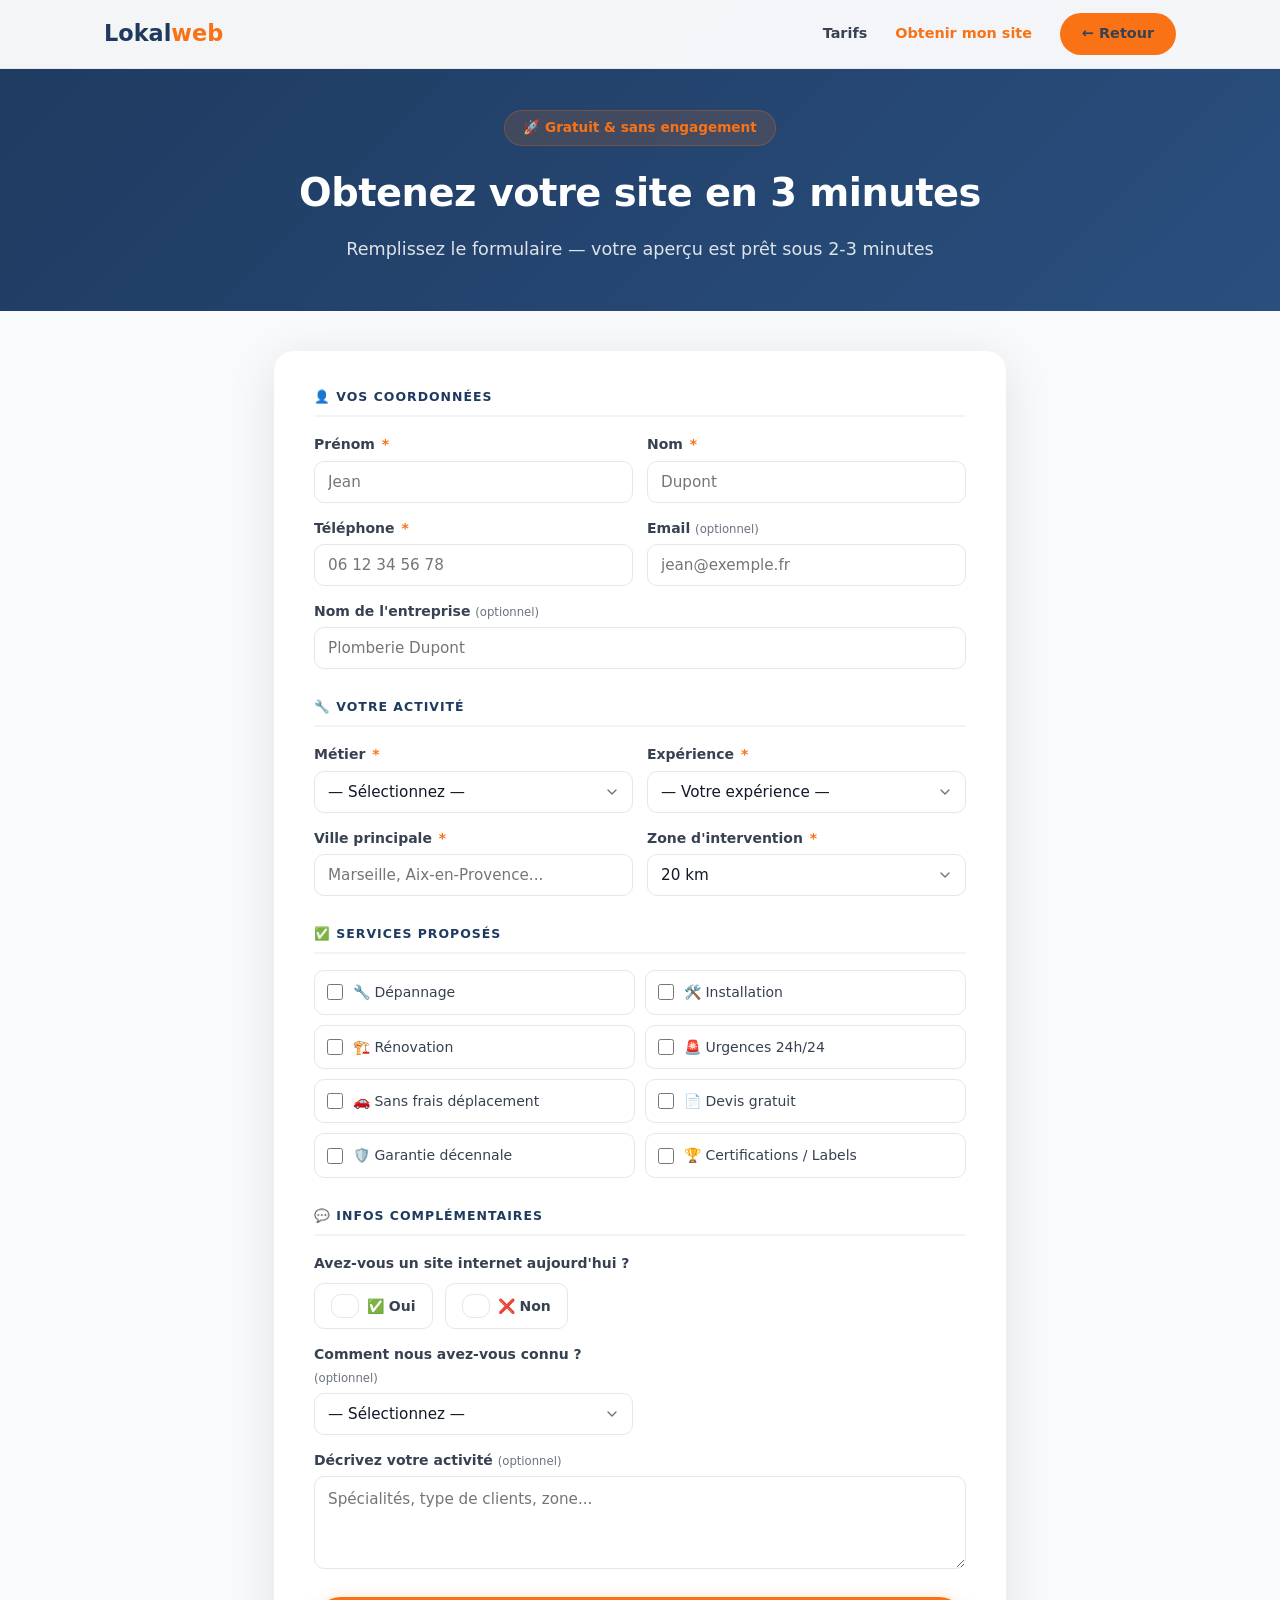
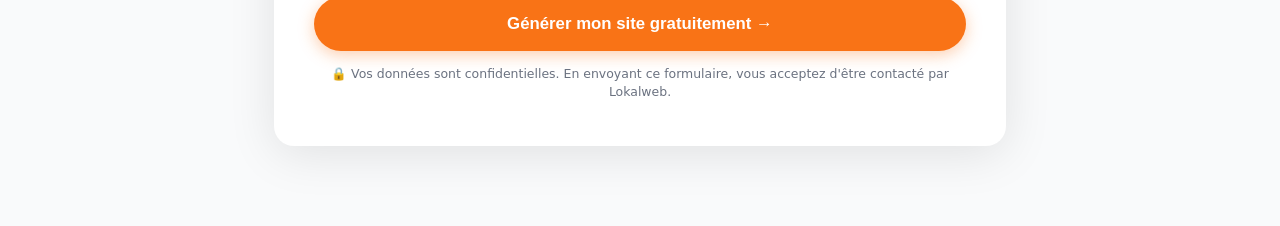
<file: form.html>
<!DOCTYPE html>
<html lang="fr">
<head>
  <meta charset="UTF-8">
  <meta name="viewport" content="width=device-width, initial-scale=1.0">
  <title>Obtenez votre site en 3 minutes — Lokalweb</title>
  <meta name="description" content="Remplissez le formulaire en 3 minutes et obtenez un aperçu de votre site professionnel sous 2-3 minutes.">
  <style>
    *, *::before, *::after { margin: 0; padding: 0; box-sizing: border-box; }

    :root {
      --blue: #1E3A5F;
      --blue-light: #2A4F7F;
      --orange: #F97316;
      --orange-hover: #EA6C0E;
      --white: #FFFFFF;
      --gray-50: #F9FAFB;
      --gray-100: #F3F4F6;
      --gray-200: #E5E7EB;
      --gray-500: #6B7280;
      --gray-700: #374151;
      --gray-900: #111827;
      --red: #EF4444;
    }

    html { scroll-behavior: smooth; }

    body {
      font-family: system-ui, -apple-system, BlinkMacSystemFont, 'Segoe UI', Roboto, sans-serif;
      color: var(--gray-900);
      line-height: 1.6;
      background: var(--gray-50);
      -webkit-font-smoothing: antialiased;
    }

    a { text-decoration: none; color: inherit; }

    .container { max-width: 780px; margin: 0 auto; padding: 0 24px; }

    /* ── Header ── */
    .header {
      position: fixed; top: 0; left: 0; right: 0; z-index: 100;
      background: rgba(255,255,255,0.95);
      backdrop-filter: blur(12px);
      border-bottom: 1px solid var(--gray-200);
    }
    .header-inner {
      display: flex; align-items: center; justify-content: space-between;
      height: 68px; max-width: 1120px; margin: 0 auto; padding: 0 24px;
    }
    .logo { font-size: 1.4rem; font-weight: 900; color: var(--blue); }
    .logo span { color: var(--orange); }
    .nav { display: flex; align-items: center; gap: 28px; }
    .nav a { font-weight: 600; font-size: 0.9rem; color: var(--gray-700); }
    .nav a:hover { color: var(--orange); }
    .btn-nav {
      background: var(--orange); color: var(--white);
      padding: 9px 22px; border-radius: 50px;
      font-weight: 700; font-size: 0.9rem;
    }
    .btn-nav:hover { background: var(--orange-hover); }

    /* ── Hero ── */
    .page-hero {
      padding: 110px 0 48px;
      background: linear-gradient(135deg, var(--blue) 0%, var(--blue-light) 100%);
      color: var(--white); text-align: center;
    }
    .page-hero h1 {
      font-size: clamp(1.6rem, 4vw, 2.4rem);
      font-weight: 900; margin-bottom: 12px; letter-spacing: -0.5px;
    }
    .page-hero p { font-size: 1.1rem; opacity: 0.85; }

    /* ── Form Card ── */
    .form-page { padding: 40px 0 80px; }

    .form-card {
      background: var(--white);
      border-radius: 20px;
      box-shadow: 0 8px 48px rgba(0,0,0,0.10);
      overflow: hidden;
    }

    .form-body { padding: 36px 40px 44px; }

    .form-section { margin-bottom: 28px; }

    .form-section-title {
      font-size: 0.78rem; font-weight: 700;
      text-transform: uppercase; letter-spacing: 1px;
      color: var(--blue); margin-bottom: 16px;
      padding-bottom: 8px; border-bottom: 2px solid var(--gray-100);
    }

    .form-row { display: grid; grid-template-columns: 1fr 1fr; gap: 14px; }
    .form-row.single { grid-template-columns: 1fr; }

    .form-field { display: flex; flex-direction: column; gap: 5px; }

    .form-field label { font-size: 0.875rem; font-weight: 600; color: var(--gray-700); }
    .form-field label .req { color: var(--orange); margin-left: 2px; }

    .form-field input,
    .form-field select,
    .form-field textarea {
      padding: 11px 13px;
      border: 1.5px solid var(--gray-200);
      border-radius: 10px;
      font-size: 0.95rem;
      color: var(--gray-900);
      background: var(--white);
      transition: border-color 0.2s, box-shadow 0.2s;
      font-family: inherit;
      outline: none;
      appearance: none;
      -webkit-appearance: none;
    }

    .form-field select {
      background-image: url("data:image/svg+xml,%3Csvg xmlns='http://www.w3.org/2000/svg' width='16' height='16' viewBox='0 0 24 24' fill='none' stroke='%236B7280' stroke-width='2' stroke-linecap='round' stroke-linejoin='round'%3E%3Cpolyline points='6 9 12 15 18 9'/%3E%3C/svg%3E");
      background-repeat: no-repeat;
      background-position: right 12px center;
      padding-right: 38px;
    }

    .form-field input:focus,
    .form-field select:focus,
    .form-field textarea:focus {
      border-color: var(--blue);
      box-shadow: 0 0 0 3px rgba(30,58,95,0.08);
    }

    .form-field input.error,
    .form-field select.error,
    .form-field textarea.error {
      border-color: var(--red);
    }

    .form-field textarea { resize: vertical; min-height: 88px; line-height: 1.5; }

    .field-error { font-size: 0.78rem; color: var(--red); font-weight: 500; display: none; }
    .field-error.show { display: block; }

    /* Checkboxes */
    .checkboxes-grid { display: grid; grid-template-columns: 1fr 1fr; gap: 10px; }

    .checkbox-item {
      display: flex; align-items: center; gap: 10px;
      padding: 10px 12px;
      border: 1.5px solid var(--gray-200); border-radius: 10px;
      cursor: pointer; transition: all 0.2s; user-select: none;
    }
    .checkbox-item:hover { border-color: var(--blue); background: rgba(30,58,95,0.03); }
    .checkbox-item input[type="checkbox"] {
      width: 16px; height: 16px; accent-color: var(--orange);
      cursor: pointer; flex-shrink: 0; margin: 0; padding: 0;
      border: none; box-shadow: none; appearance: auto;
    }
    .checkbox-item span { font-size: 0.875rem; font-weight: 500; color: var(--gray-700); }
    .checkbox-item:has(input:checked) { border-color: var(--orange); background: rgba(249,115,22,0.05); }

    /* Radio */
    .radio-group { display: flex; gap: 12px; flex-wrap: wrap; margin-top: 4px; }
    .radio-item {
      display: flex; align-items: center; gap: 8px;
      padding: 10px 16px;
      border: 1.5px solid var(--gray-200); border-radius: 10px;
      cursor: pointer; font-size: 0.875rem; font-weight: 500;
      transition: all 0.2s;
    }
    .radio-item:hover { border-color: var(--blue); }
    .radio-item input[type="radio"] { accent-color: var(--orange); }
    .radio-item:has(input:checked) { border-color: var(--orange); background: rgba(249,115,22,0.05); }

    /* Submit */
    .form-submit {
      width: 100%; padding: 17px 36px;
      font-size: 1.05rem; font-weight: 700;
      border-radius: 50px; border: none; cursor: pointer;
      background: var(--orange); color: var(--white);
      box-shadow: 0 4px 16px rgba(249,115,22,0.35);
      transition: all 0.25s ease;
      display: flex; align-items: center; justify-content: center; gap: 10px;
      margin-top: 14px;
    }
    .form-submit:hover:not(:disabled) {
      background: var(--orange-hover);
      transform: translateY(-2px);
      box-shadow: 0 6px 24px rgba(249,115,22,0.45);
    }
    .form-submit:disabled { opacity: 0.7; cursor: not-allowed; transform: none; }

    .spinner {
      width: 18px; height: 18px;
      border: 2.5px solid rgba(255,255,255,0.3);
      border-top-color: white; border-radius: 50%;
      animation: spin 0.7s linear infinite; display: none;
    }
    @keyframes spin { to { transform: rotate(360deg); } }

    /* Status & success */
    .form-status {
      border-radius: 10px; padding: 14px 18px;
      font-size: 0.9rem; font-weight: 600;
      margin-top: 12px; display: none;
    }
    .form-status.error { display: block; background: #FEF2F2; color: var(--red); border: 1px solid #FECACA; }

    .success-card {
      display: none;
      text-align: center; padding: 60px 40px;
    }
    .success-card.show { display: block; }
    .success-card .icon { font-size: 3.5rem; margin-bottom: 16px; }
    .success-card h2 { font-size: 1.6rem; font-weight: 800; color: var(--blue); margin-bottom: 12px; }
    .success-card p { font-size: 1rem; color: var(--gray-700); line-height: 1.7; max-width: 440px; margin: 0 auto 24px; }
    .success-card a {
      display: inline-block; background: var(--blue); color: white;
      padding: 12px 28px; border-radius: 50px; font-weight: 700; font-size: 0.95rem;
    }
    .success-card a:hover { background: var(--blue-light); }

    /* Mobile */
    @media (max-width: 640px) {
      .form-body { padding: 24px 20px 32px; }
      .form-row { grid-template-columns: 1fr; }
      .checkboxes-grid { grid-template-columns: 1fr; }
      .nav .hide-mobile { display: none; }
    }
  </style>
</head>
<body>

  <!-- Header -->
  <header class="header">
    <div class="header-inner">
      <a href="/" class="logo">Lokal<span>web</span></a>
      <nav class="nav">
        <a href="/#tarifs" class="hide-mobile">Tarifs</a>
        <a href="/form.html" style="color:var(--orange)">Obtenir mon site</a>
        <a href="/" class="btn-nav">← Retour</a>
      </nav>
    </div>
  </header>

  <!-- Hero -->
  <section class="page-hero">
    <div class="container">
      <div style="display:inline-block;background:rgba(249,115,22,0.15);color:var(--orange);font-size:0.85rem;font-weight:700;padding:6px 18px;border-radius:50px;margin-bottom:16px;border:1px solid rgba(249,115,22,0.25)">
        🚀 Gratuit &amp; sans engagement
      </div>
      <h1>Obtenez votre site en 3 minutes</h1>
      <p>Remplissez le formulaire — votre aperçu est prêt sous 2-3 minutes</p>
    </div>
  </section>

  <!-- Form -->
  <section class="form-page">
    <div class="container">
      <div class="form-card">

        <!-- Success state -->
        <div class="success-card" id="successCard">
          <div class="icon">🎉</div>
          <h2>Votre site est en cours de génération !</h2>
          <p>Vous recevrez un <strong>SMS sous 2-3 minutes</strong> avec votre lien de prévisualisation personnalisé.<br><br>Prenez le temps de le parcourir — c'est votre futur site, sans engagement.</p>
          <a href="/">← Retour à l'accueil</a>
        </div>

        <!-- Form body -->
        <div class="form-body" id="formBody">
          <form id="leadForm" novalidate>

            <!-- Section 1 -->
            <div class="form-section">
              <div class="form-section-title">👤 Vos coordonnées</div>
              <div class="form-row">
                <div class="form-field">
                  <label for="prenom">Prénom <span class="req">*</span></label>
                  <input type="text" id="prenom" name="prenom" placeholder="Jean" autocomplete="given-name">
                  <span class="field-error" id="err-prenom">Veuillez saisir votre prénom</span>
                </div>
                <div class="form-field">
                  <label for="nom">Nom <span class="req">*</span></label>
                  <input type="text" id="nom" name="nom" placeholder="Dupont" autocomplete="family-name">
                  <span class="field-error" id="err-nom">Veuillez saisir votre nom</span>
                </div>
              </div>
              <div class="form-row" style="margin-top:14px">
                <div class="form-field">
                  <label for="telephone">Téléphone <span class="req">*</span></label>
                  <input type="tel" id="telephone" name="telephone" placeholder="06 12 34 56 78" autocomplete="tel">
                  <span class="field-error" id="err-telephone">Numéro invalide (format français)</span>
                </div>
                <div class="form-field">
                  <label for="email">Email <small style="color:var(--gray-500);font-weight:400">(optionnel)</small></label>
                  <input type="email" id="email" name="email" placeholder="jean@exemple.fr" autocomplete="email">
                </div>
              </div>
              <div class="form-row single" style="margin-top:14px">
                <div class="form-field">
                  <label for="entreprise">Nom de l'entreprise <small style="color:var(--gray-500);font-weight:400">(optionnel)</small></label>
                  <input type="text" id="entreprise" name="entreprise" placeholder="Plomberie Dupont">
                </div>
              </div>
            </div>

            <!-- Section 2 -->
            <div class="form-section">
              <div class="form-section-title">🔧 Votre activité</div>
              <div class="form-row">
                <div class="form-field">
                  <label for="metier">Métier <span class="req">*</span></label>
                  <select id="metier" name="metier">
                    <option value="">— Sélectionnez —</option>
                    <option value="plombier">Plombier</option>
                    <option value="electricien">Électricien</option>
                    <option value="chauffagiste">Chauffagiste</option>
                    <option value="climaticien">Climaticien</option>
                    <option value="mecanicien">Mécanicien</option>
                    <option value="serrurier">Serrurier</option>
                    <option value="ebeniste">Ébéniste</option>
                    <option value="peintre">Peintre</option>
                    <option value="carreleur">Carreleur</option>
                    <option value="couvreur">Couvreur</option>
                    <option value="plaquiste">Plaquiste</option>
                    <option value="jardinier-paysagiste">Jardinier / Paysagiste</option>
                    <option value="autre">Autre</option>
                  </select>
                  <span class="field-error" id="err-metier">Veuillez sélectionner votre métier</span>
                </div>
                <div class="form-field">
                  <label for="experience">Expérience <span class="req">*</span></label>
                  <select id="experience" name="experience">
                    <option value="">— Votre expérience —</option>
                    <option value="debutant">Débutant (&lt;2 ans)</option>
                    <option value="experimente">Expérimenté (2-10 ans)</option>
                    <option value="expert">Expert (&gt;10 ans)</option>
                  </select>
                  <span class="field-error" id="err-experience">Veuillez sélectionner votre niveau</span>
                </div>
              </div>
              <div class="form-row" style="margin-top:14px">
                <div class="form-field">
                  <label for="ville">Ville principale <span class="req">*</span></label>
                  <input type="text" id="ville" name="ville" placeholder="Marseille, Aix-en-Provence...">
                  <span class="field-error" id="err-ville">Veuillez saisir votre ville</span>
                </div>
                <div class="form-field">
                  <label for="rayon">Zone d'intervention <span class="req">*</span></label>
                  <select id="rayon" name="rayon">
                    <option value="">— Rayon —</option>
                    <option value="5km">5 km</option>
                    <option value="10km">10 km</option>
                    <option value="20km" selected>20 km</option>
                    <option value="30km">30 km</option>
                    <option value="50km">50 km</option>
                  </select>
                </div>
              </div>
            </div>

            <!-- Section 3 -->
            <div class="form-section">
              <div class="form-section-title">✅ Services proposés</div>
              <div class="checkboxes-grid">
                <label class="checkbox-item">
                  <input type="checkbox" name="services" value="Dépannage">
                  <span>🔧 Dépannage</span>
                </label>
                <label class="checkbox-item">
                  <input type="checkbox" name="services" value="Installation">
                  <span>🛠️ Installation</span>
                </label>
                <label class="checkbox-item">
                  <input type="checkbox" name="services" value="Rénovation">
                  <span>🏗️ Rénovation</span>
                </label>
                <label class="checkbox-item">
                  <input type="checkbox" name="services" value="Urgences 24h/24">
                  <span>🚨 Urgences 24h/24</span>
                </label>
                <label class="checkbox-item">
                  <input type="checkbox" name="services" value="Sans frais de déplacement">
                  <span>🚗 Sans frais déplacement</span>
                </label>
                <label class="checkbox-item">
                  <input type="checkbox" name="services" value="Devis gratuit">
                  <span>📄 Devis gratuit</span>
                </label>
                <label class="checkbox-item">
                  <input type="checkbox" name="services" value="Garantie décennale">
                  <span>🛡️ Garantie décennale</span>
                </label>
                <label class="checkbox-item">
                  <input type="checkbox" name="services" value="Certifications / Labels">
                  <span>🏆 Certifications / Labels</span>
                </label>
              </div>
            </div>

            <!-- Section 4 -->
            <div class="form-section">
              <div class="form-section-title">💬 Infos complémentaires</div>
              <div class="form-field" style="margin-bottom:14px">
                <label>Avez-vous un site internet aujourd'hui ?</label>
                <div class="radio-group">
                  <label class="radio-item">
                    <input type="radio" name="hasWebsite" value="true">
                    <span>✅ Oui</span>
                  </label>
                  <label class="radio-item">
                    <input type="radio" name="hasWebsite" value="false">
                    <span>❌ Non</span>
                  </label>
                </div>
              </div>
              <div class="form-row">
                <div class="form-field">
                  <label for="howFound">Comment nous avez-vous connu ? <small style="color:var(--gray-500);font-weight:400">(optionnel)</small></label>
                  <select id="howFound" name="howFound">
                    <option value="">— Sélectionnez —</option>
                    <option value="google">Google</option>
                    <option value="bouche-a-oreilles">Bouche à oreilles</option>
                    <option value="reseaux-sociaux">Réseaux sociaux</option>
                    <option value="autre">Autre</option>
                  </select>
                </div>
              </div>
              <div class="form-field" style="margin-top:14px">
                <label for="message">Décrivez votre activité <small style="color:var(--gray-500);font-weight:400">(optionnel)</small></label>
                <textarea id="message" name="message" placeholder="Spécialités, type de clients, zone..." rows="3"></textarea>
              </div>
            </div>

            <!-- Submit -->
            <button type="submit" class="form-submit" id="submitBtn">
              <div class="spinner" id="btnSpinner"></div>
              <span id="submitText">Générer mon site gratuitement →</span>
            </button>

            <div class="form-status" id="formError"></div>

            <p style="text-align:center;font-size:0.78rem;color:var(--gray-500);margin-top:14px;line-height:1.5">
              🔒 Vos données sont confidentielles. En envoyant ce formulaire, vous acceptez d'être contacté par Lokalweb.
            </p>

          </form>
        </div>
      </div>
    </div>
  </section>

  <script>
    // Validation
    function validateForm() {
      var ok = true;
      var required = ['prenom', 'nom', 'telephone', 'metier', 'ville', 'experience'];
      required.forEach(function(id) {
        var el = document.getElementById(id);
        var val = el ? el.value.trim() : '';
        if (!val) {
          el.classList.add('error');
          var err = document.getElementById('err-' + id);
          if (err) err.classList.add('show');
          ok = false;
        }
      });
      // Phone validation
      var tel = document.getElementById('telephone').value.replace(/\s/g, '');
      if (tel && !/^(\+33|0033|0)[1-9](\d{8})$/.test(tel)) {
        document.getElementById('telephone').classList.add('error');
        document.getElementById('err-telephone').classList.add('show');
        ok = false;
      }
      return ok;
    }

    // Clear errors on input
    document.querySelectorAll('.form-field input, .form-field select').forEach(function(el) {
      el.addEventListener('input', function() {
        el.classList.remove('error');
        var err = document.getElementById('err-' + el.id);
        if (err) err.classList.remove('show');
      });
    });

    // Submit
    document.getElementById('leadForm').addEventListener('submit', async function(e) {
      e.preventDefault();
      if (!validateForm()) {
        var first = document.querySelector('.field-error.show');
        if (first) first.closest('.form-field').scrollIntoView({ behavior: 'smooth', block: 'center' });
        return;
      }

      var services = [];
      document.querySelectorAll('input[name="services"]:checked').forEach(function(cb) { services.push(cb.value); });

      var hasWebsiteEl = document.querySelector('input[name="hasWebsite"]:checked');
      var prenom = document.getElementById('prenom').value.trim();

      var payload = {
        prenom: prenom,
        nom: document.getElementById('nom').value.trim(),
        telephone: document.getElementById('telephone').value.trim(),
        email: document.getElementById('email').value.trim() || null,
        entreprise: document.getElementById('entreprise').value.trim() || null,
        metier: document.getElementById('metier').value,
        ville: document.getElementById('ville').value.trim(),
        rayon: document.getElementById('rayon').value || '20km',
        services: services,
        experience: document.getElementById('experience').value || null,
        hasWebsite: hasWebsiteEl ? hasWebsiteEl.value === 'true' : null,
        howFound: document.getElementById('howFound').value || null,
        message: document.getElementById('message').value.trim() || null,
        source: 'form_page',
      };

      var submitBtn = document.getElementById('submitBtn');
      var spinner = document.getElementById('btnSpinner');
      var submitText = document.getElementById('submitText');
      var errorEl = document.getElementById('formError');

      submitBtn.disabled = true;
      spinner.style.display = 'block';
      submitText.textContent = 'Génération en cours…';
      errorEl.className = 'form-status';

      try {
        var res = await fetch('/api/lead', {
          method: 'POST',
          headers: { 'Content-Type': 'application/json' },
          body: JSON.stringify(payload),
        });
        var data = await res.json();

        if (res.ok && data.success) {
          document.getElementById('formBody').style.display = 'none';
          var sc = document.getElementById('successCard');
          sc.querySelector('h2').textContent = 'Merci ' + prenom + ' ! Votre site est en cours de génération.';
          sc.classList.add('show');
          window.scrollTo({ top: 0, behavior: 'smooth' });
        } else {
          throw new Error(data.error || 'Une erreur est survenue. Veuillez réessayer.');
        }
      } catch (err) {
        submitBtn.disabled = false;
        spinner.style.display = 'none';
        submitText.textContent = 'Générer mon site gratuitement →';
        errorEl.textContent = '⚠️ ' + (err.message || 'Erreur réseau. Veuillez réessayer.');
        errorEl.className = 'form-status error';
      }
    });
  </script>

</body>
</html>
</file>
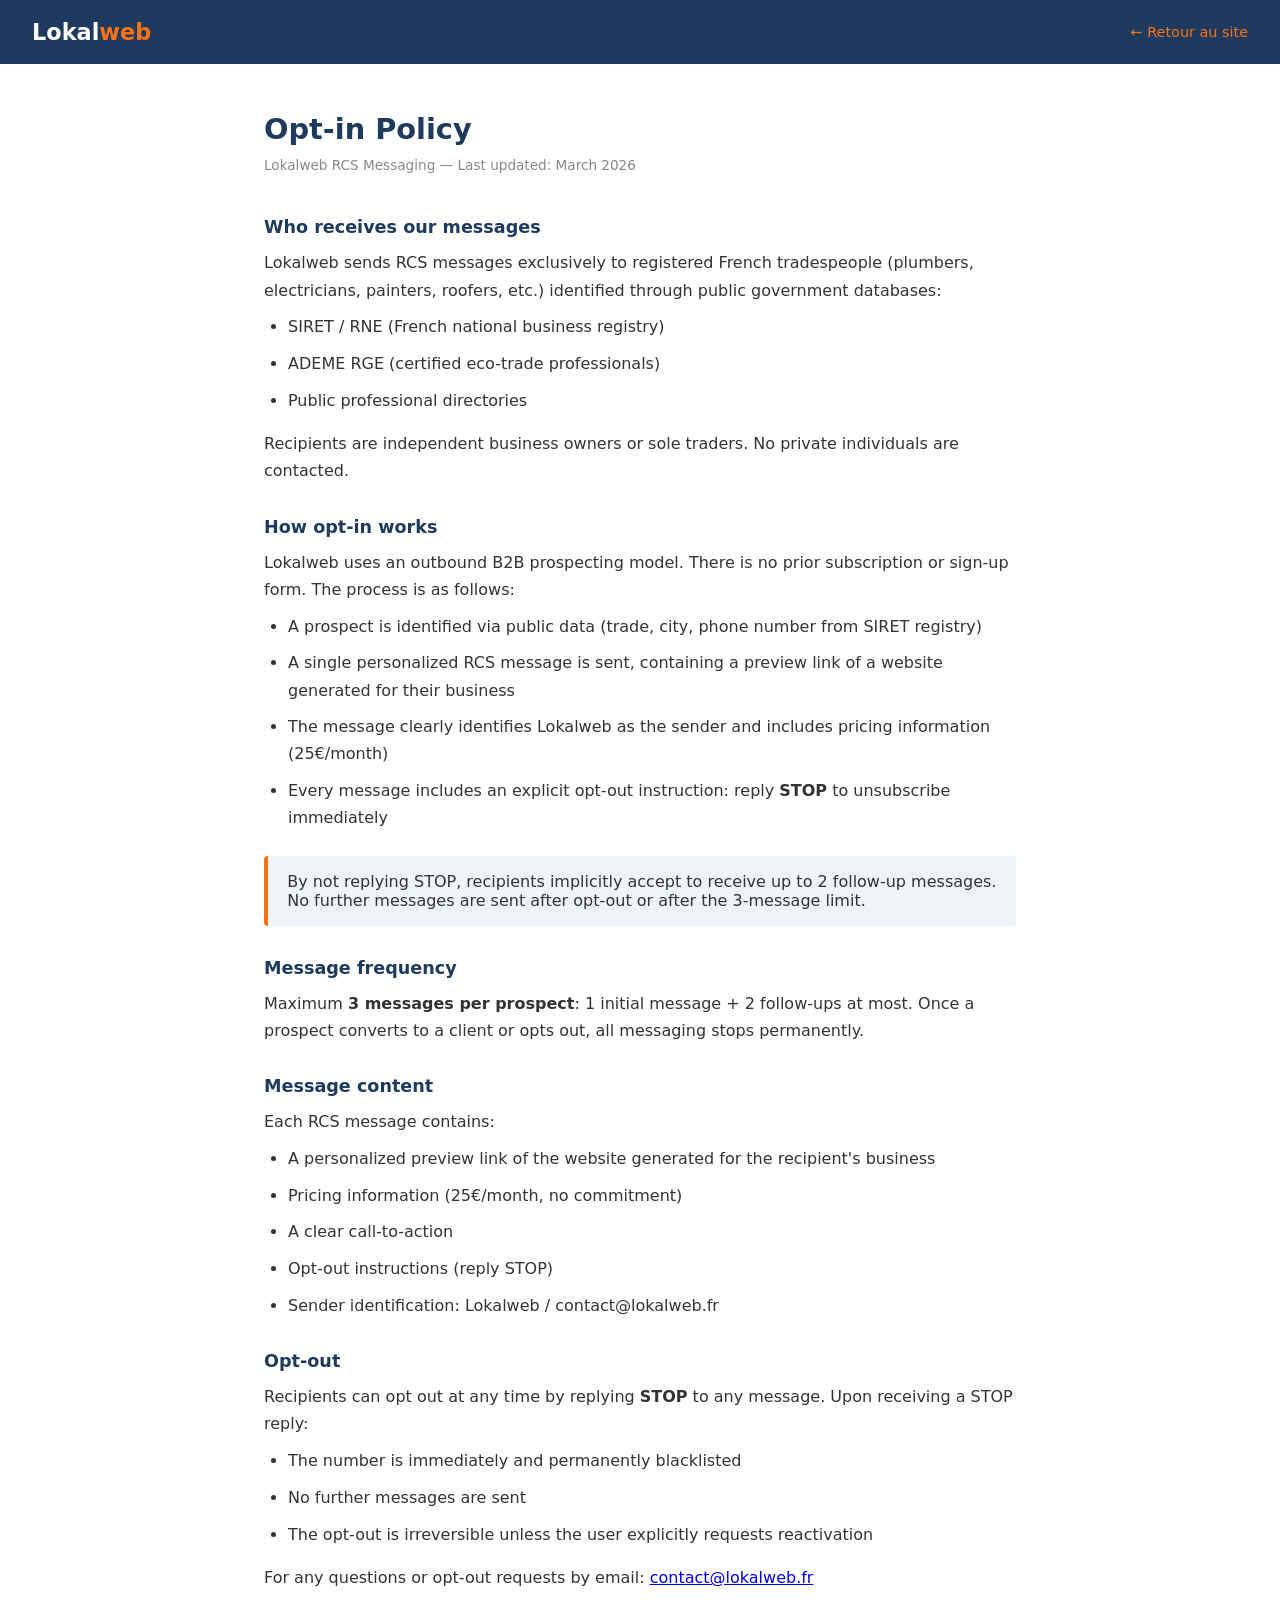
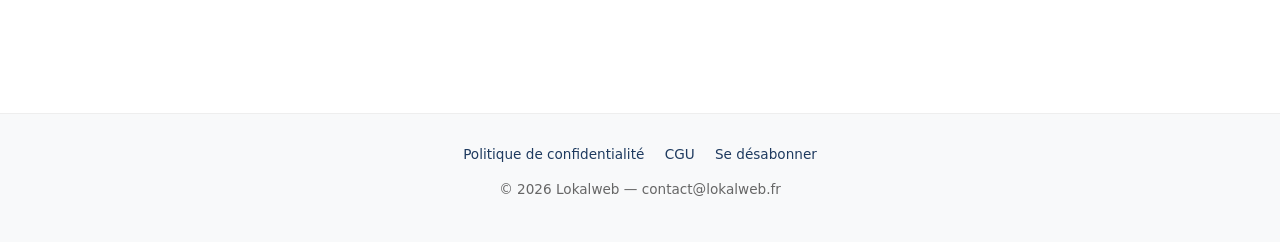
<file: opt-in.html>
<!DOCTYPE html>
<html lang="en">
<head>
<meta charset="UTF-8">
<meta name="viewport" content="width=device-width, initial-scale=1.0">
<title>Opt-in Policy — Lokalweb RCS Messaging</title>
<style>
  * { box-sizing: border-box; margin: 0; padding: 0; }
  body { font-family: system-ui, -apple-system, sans-serif; color: #333; background: #fff; }
  header { background: #1E3A5F; padding: 1.2rem 2rem; display: flex; align-items: center; justify-content: space-between; }
  header a.logo { color: #fff; font-size: 1.4rem; font-weight: 700; text-decoration: none; }
  header a.logo span { color: #F97316; }
  header a.back { color: #F97316; font-size: 0.9rem; text-decoration: none; }
  main { max-width: 800px; margin: 3rem auto; padding: 0 1.5rem 4rem; }
  h1 { color: #1E3A5F; font-size: 1.8rem; margin-bottom: 0.5rem; }
  .updated { color: #888; font-size: 0.85rem; margin-bottom: 2.5rem; }
  h2 { color: #1E3A5F; font-size: 1.1rem; margin: 2rem 0 0.75rem; }
  p, li { line-height: 1.7; margin-bottom: 0.6rem; }
  ul { padding-left: 1.5rem; margin-bottom: 1rem; }
  .highlight { background: #f0f4f8; border-left: 4px solid #F97316; padding: 1rem 1.2rem; border-radius: 4px; margin: 1.5rem 0; }
  footer { background: #f8f9fa; border-top: 1px solid #eee; padding: 2rem; text-align: center; font-size: 0.85rem; color: #666; }
  footer a { color: #1E3A5F; text-decoration: none; margin: 0 0.5rem; }
</style>
</head>
<body>
<header>
  <a href="https://lokalweb.fr" class="logo">Lokal<span>web</span></a>
  <a href="https://lokalweb.fr" class="back">← Retour au site</a>
</header>
<main>
  <h1>Opt-in Policy</h1>
  <p class="updated">Lokalweb RCS Messaging — Last updated: March 2026</p>

  <h2>Who receives our messages</h2>
  <p>Lokalweb sends RCS messages exclusively to registered French tradespeople (plumbers, electricians, painters, roofers, etc.) identified through public government databases:</p>
  <ul>
    <li>SIRET / RNE (French national business registry)</li>
    <li>ADEME RGE (certified eco-trade professionals)</li>
    <li>Public professional directories</li>
  </ul>
  <p>Recipients are independent business owners or sole traders. No private individuals are contacted.</p>

  <h2>How opt-in works</h2>
  <p>Lokalweb uses an outbound B2B prospecting model. There is no prior subscription or sign-up form. The process is as follows:</p>
  <ul>
    <li>A prospect is identified via public data (trade, city, phone number from SIRET registry)</li>
    <li>A single personalized RCS message is sent, containing a preview link of a website generated for their business</li>
    <li>The message clearly identifies Lokalweb as the sender and includes pricing information (25€/month)</li>
    <li>Every message includes an explicit opt-out instruction: reply <strong>STOP</strong> to unsubscribe immediately</li>
  </ul>
  <div class="highlight">
    By not replying STOP, recipients implicitly accept to receive up to 2 follow-up messages. No further messages are sent after opt-out or after the 3-message limit.
  </div>

  <h2>Message frequency</h2>
  <p>Maximum <strong>3 messages per prospect</strong>: 1 initial message + 2 follow-ups at most. Once a prospect converts to a client or opts out, all messaging stops permanently.</p>

  <h2>Message content</h2>
  <p>Each RCS message contains:</p>
  <ul>
    <li>A personalized preview link of the website generated for the recipient's business</li>
    <li>Pricing information (25€/month, no commitment)</li>
    <li>A clear call-to-action</li>
    <li>Opt-out instructions (reply STOP)</li>
    <li>Sender identification: Lokalweb / contact@lokalweb.fr</li>
  </ul>

  <h2>Opt-out</h2>
  <p>Recipients can opt out at any time by replying <strong>STOP</strong> to any message. Upon receiving a STOP reply:</p>
  <ul>
    <li>The number is immediately and permanently blacklisted</li>
    <li>No further messages are sent</li>
    <li>The opt-out is irreversible unless the user explicitly requests reactivation</li>
  </ul>
  <p>For any questions or opt-out requests by email: <a href="mailto:contact@lokalweb.fr">contact@lokalweb.fr</a></p>
</main>
<footer>
  <a href="https://lokalweb.fr/legal/privacy.html">Politique de confidentialité</a>
  <a href="https://lokalweb.fr/legal/terms.html">CGU</a>
  <a href="https://lokalweb.fr/opt-out.html">Se désabonner</a>
  <p style="margin-top:1rem">© 2026 Lokalweb — contact@lokalweb.fr</p>
</footer>
</body>
</html>
</file>
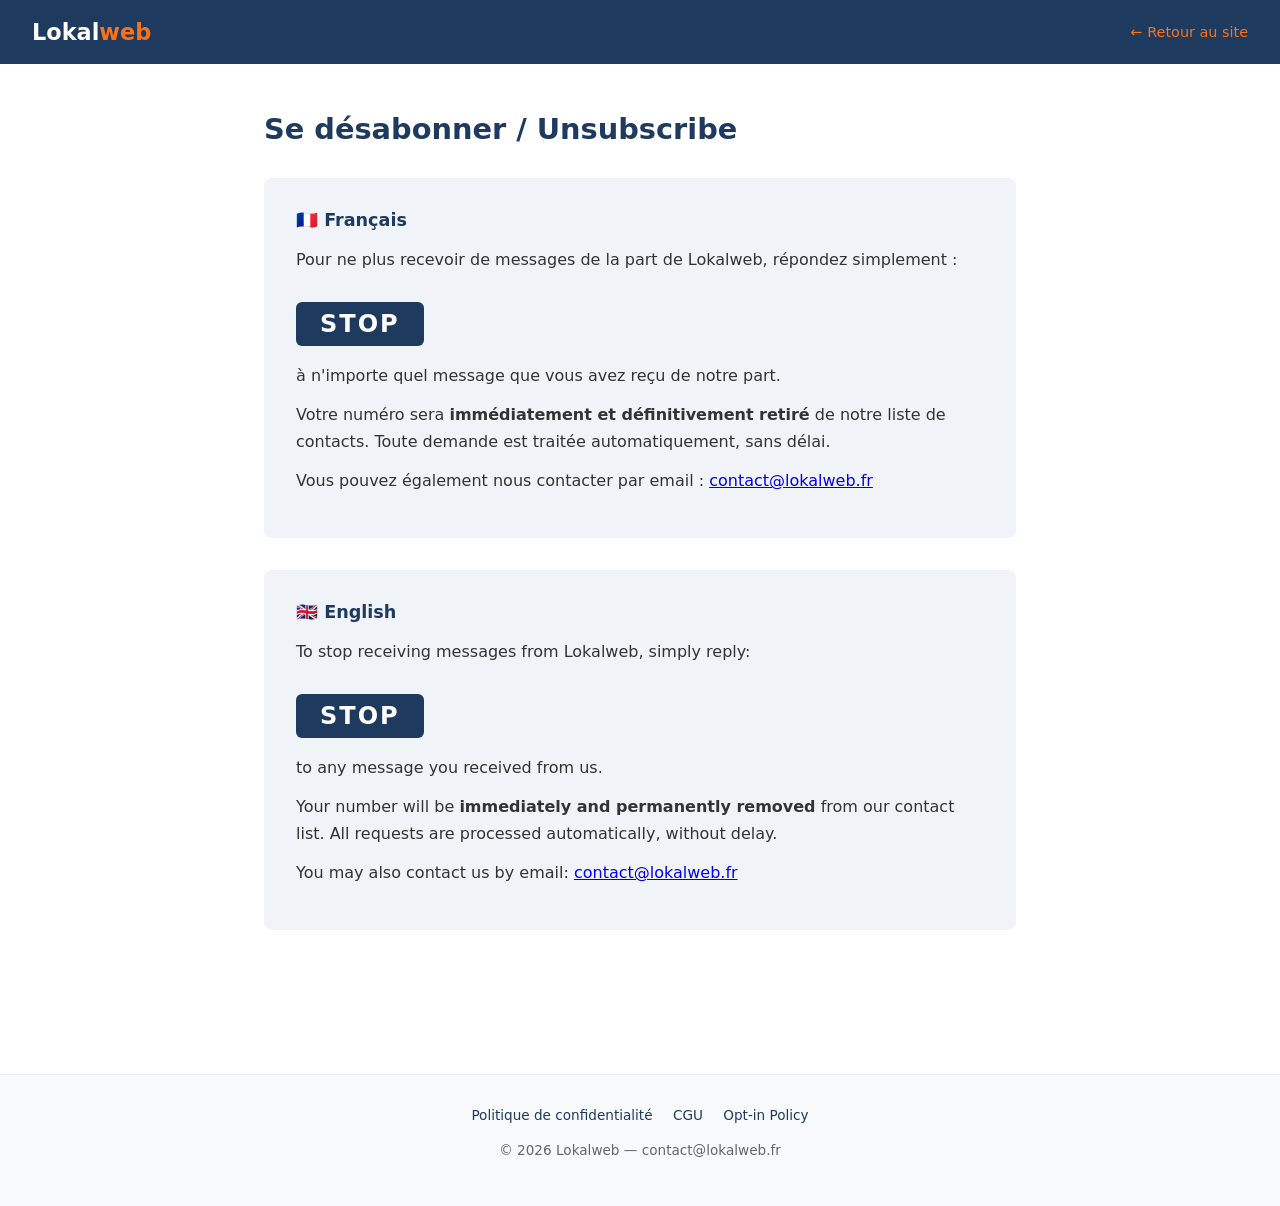
<file: opt-out.html>
<!DOCTYPE html>
<html lang="fr">
<head>
<meta charset="UTF-8">
<meta name="viewport" content="width=device-width, initial-scale=1.0">
<title>Se désabonner — Lokalweb</title>
<style>
  * { box-sizing: border-box; margin: 0; padding: 0; }
  body { font-family: system-ui, -apple-system, sans-serif; color: #333; background: #fff; }
  header { background: #1E3A5F; padding: 1.2rem 2rem; display: flex; align-items: center; justify-content: space-between; }
  header a.logo { color: #fff; font-size: 1.4rem; font-weight: 700; text-decoration: none; }
  header a.logo span { color: #F97316; }
  header a.back { color: #F97316; font-size: 0.9rem; text-decoration: none; }
  main { max-width: 800px; margin: 3rem auto; padding: 0 1.5rem 4rem; }
  h1 { color: #1E3A5F; font-size: 1.8rem; margin-bottom: 2rem; }
  .card { background: #f0f4f8; border-radius: 8px; padding: 2rem; margin-bottom: 2rem; }
  .card h2 { color: #1E3A5F; font-size: 1.1rem; margin-bottom: 1rem; }
  .stop { display: inline-block; background: #1E3A5F; color: #fff; font-size: 1.5rem; font-weight: 700; padding: 0.5rem 1.5rem; border-radius: 6px; margin: 1rem 0; letter-spacing: 2px; }
  p, li { line-height: 1.7; margin-bottom: 0.75rem; }
  .divider { border: none; border-top: 1px solid #ddd; margin: 2rem 0; }
  footer { background: #f8f9fa; border-top: 1px solid #eee; padding: 2rem; text-align: center; font-size: 0.85rem; color: #666; }
  footer a { color: #1E3A5F; text-decoration: none; margin: 0 0.5rem; }
</style>
</head>
<body>
<header>
  <a href="https://lokalweb.fr" class="logo">Lokal<span>web</span></a>
  <a href="https://lokalweb.fr" class="back">← Retour au site</a>
</header>
<main>
  <h1>Se désabonner / Unsubscribe</h1>

  <div class="card">
    <h2>🇫🇷 Français</h2>
    <p>Pour ne plus recevoir de messages de la part de Lokalweb, répondez simplement :</p>
    <div class="stop">STOP</div>
    <p>à n'importe quel message que vous avez reçu de notre part.</p>
    <p>Votre numéro sera <strong>immédiatement et définitivement retiré</strong> de notre liste de contacts. Toute demande est traitée automatiquement, sans délai.</p>
    <p>Vous pouvez également nous contacter par email : <a href="mailto:contact@lokalweb.fr">contact@lokalweb.fr</a></p>
  </div>

  <div class="card">
    <h2>🇬🇧 English</h2>
    <p>To stop receiving messages from Lokalweb, simply reply:</p>
    <div class="stop">STOP</div>
    <p>to any message you received from us.</p>
    <p>Your number will be <strong>immediately and permanently removed</strong> from our contact list. All requests are processed automatically, without delay.</p>
    <p>You may also contact us by email: <a href="mailto:contact@lokalweb.fr">contact@lokalweb.fr</a></p>
  </div>
</main>
<footer>
  <a href="https://lokalweb.fr/legal/privacy.html">Politique de confidentialité</a>
  <a href="https://lokalweb.fr/legal/terms.html">CGU</a>
  <a href="https://lokalweb.fr/opt-in.html">Opt-in Policy</a>
  <p style="margin-top:1rem">© 2026 Lokalweb — contact@lokalweb.fr</p>
</footer>
</body>
</html>
</file>
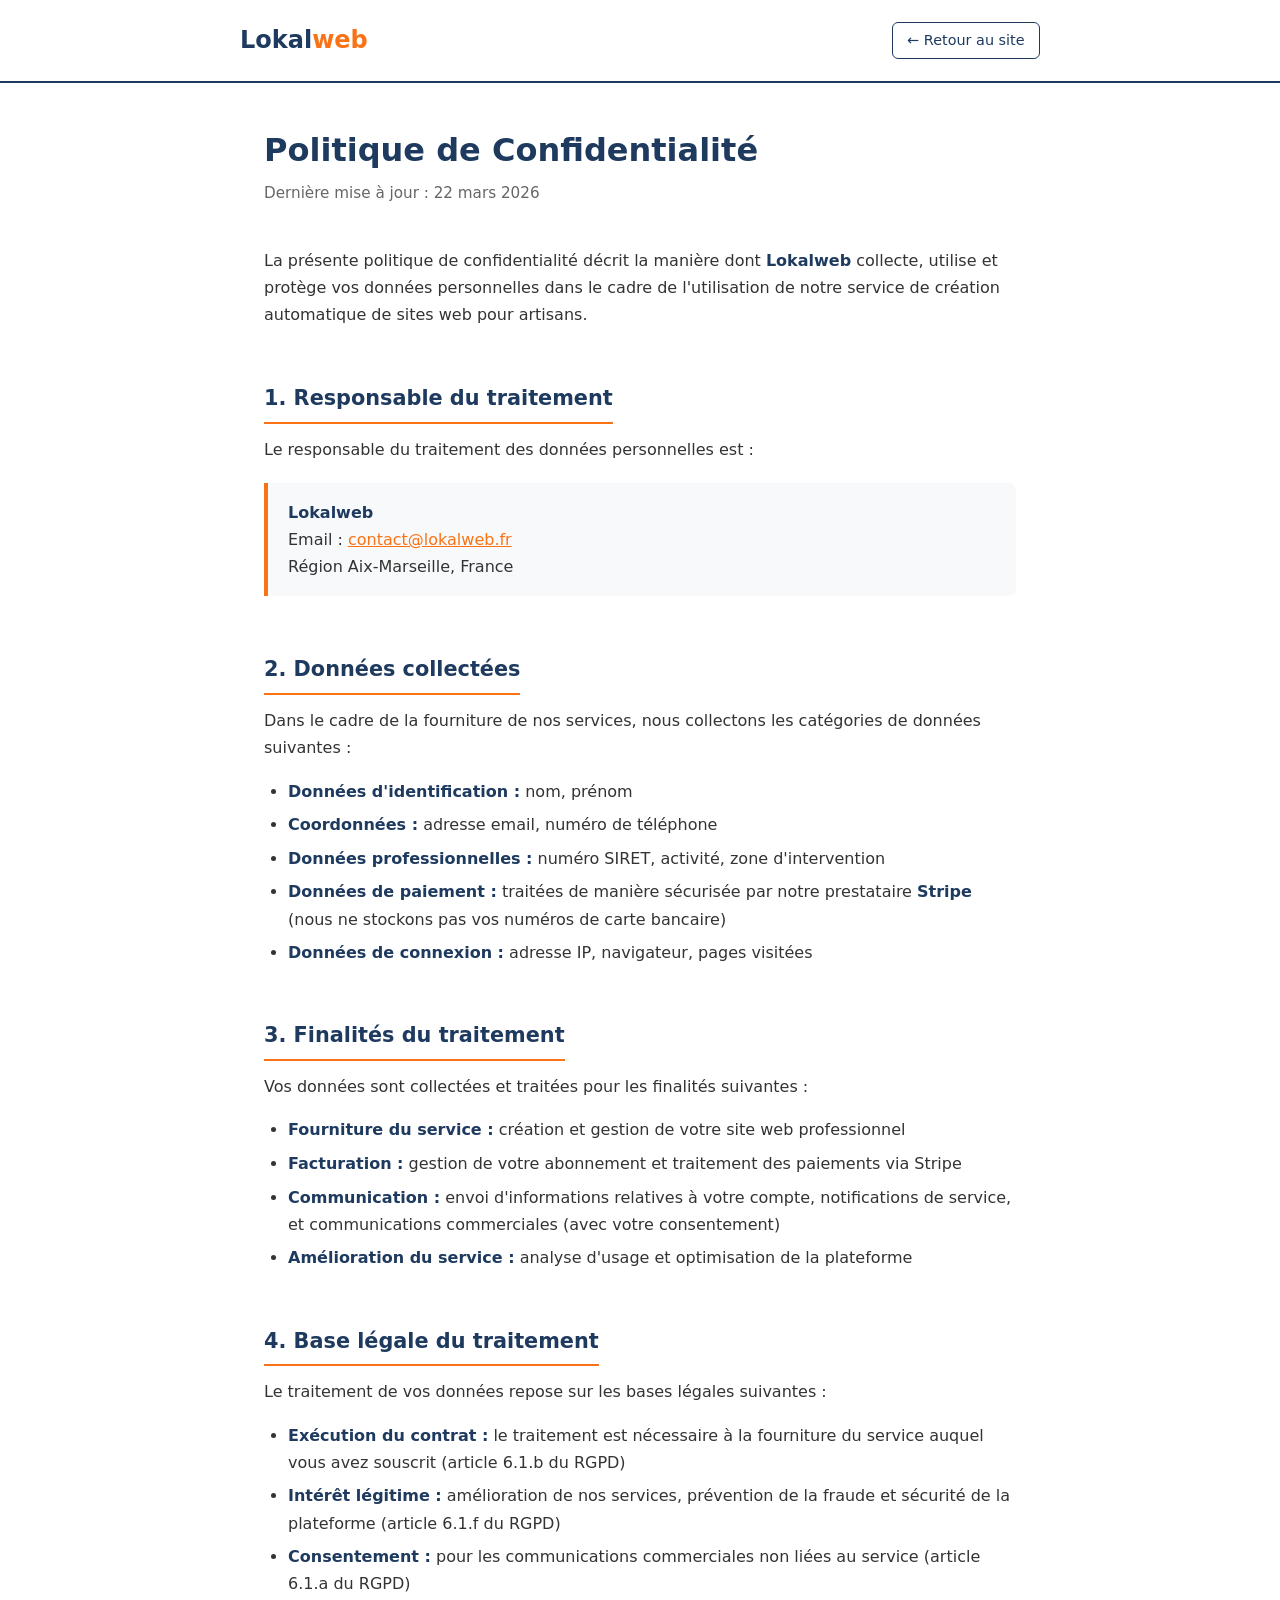
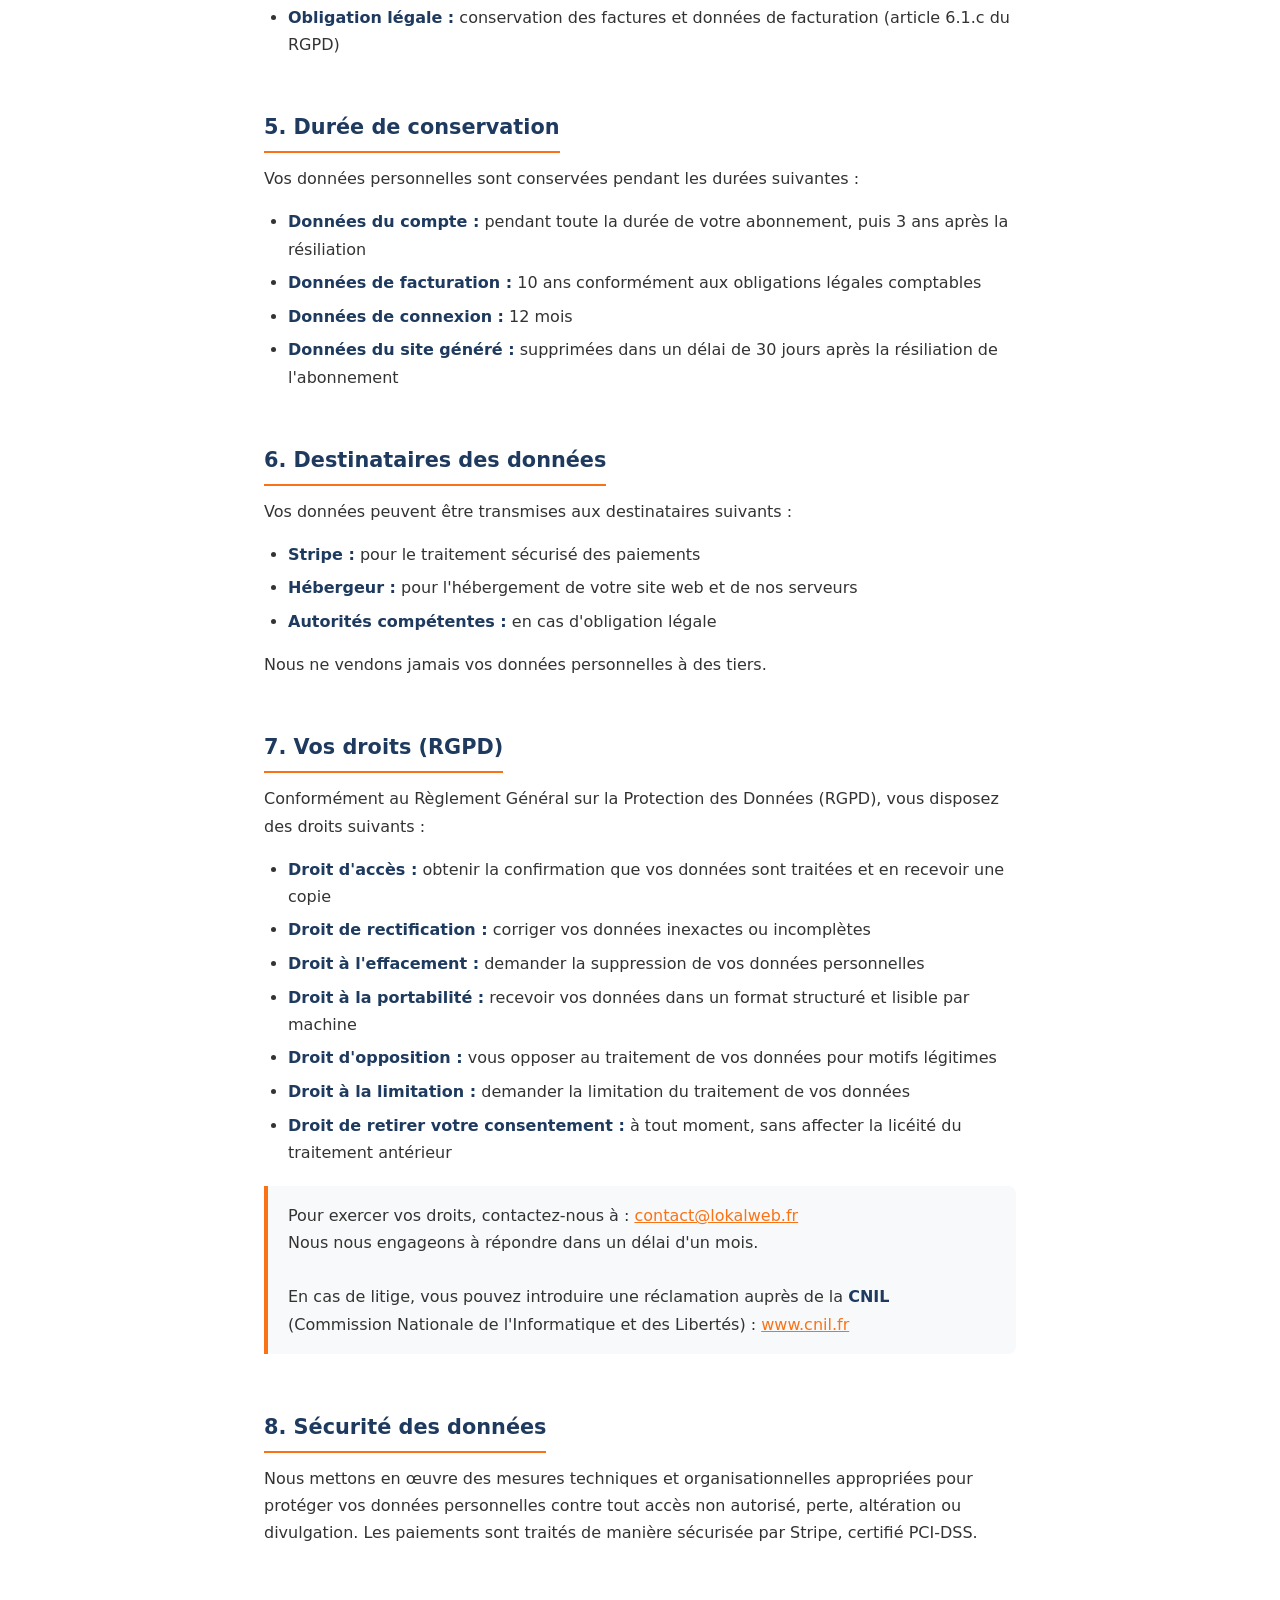
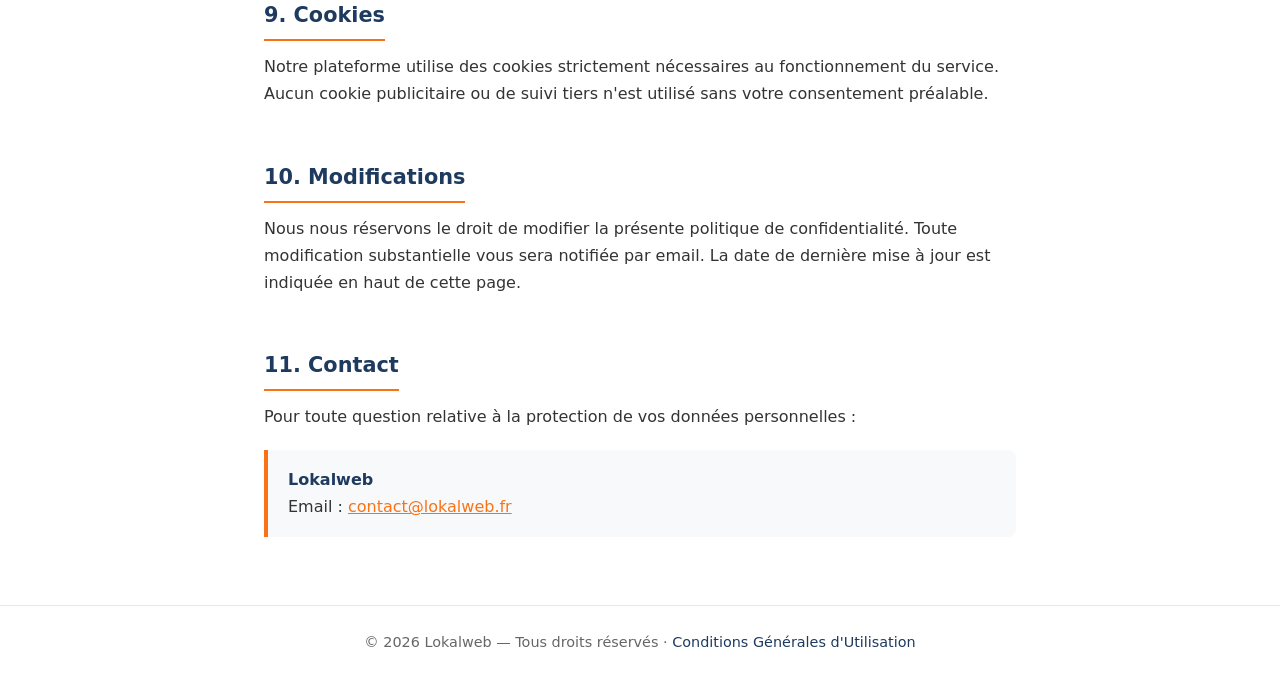
<file: legal/privacy.html>
<!DOCTYPE html>
<html lang="fr">
<head>
    <meta charset="UTF-8">
    <meta name="viewport" content="width=device-width, initial-scale=1.0">
    <title>Politique de Confidentialité — Lokalweb</title>
    <style>
        *, *::before, *::after { box-sizing: border-box; margin: 0; padding: 0; }

        body {
            font-family: system-ui, -apple-system, BlinkMacSystemFont, 'Segoe UI', Roboto, sans-serif;
            color: #333;
            background: #fff;
            line-height: 1.7;
            font-size: 16px;
        }

        header {
            border-bottom: 2px solid #1E3A5F;
            padding: 1.25rem 1.5rem;
        }

        .header-inner {
            max-width: 800px;
            margin: 0 auto;
            display: flex;
            align-items: center;
            justify-content: space-between;
            flex-wrap: wrap;
            gap: 0.75rem;
        }

        .logo {
            font-size: 1.5rem;
            font-weight: 700;
            color: #1E3A5F;
            text-decoration: none;
        }

        .logo span { color: #F97316; }

        .back-link {
            font-size: 0.9rem;
            color: #1E3A5F;
            text-decoration: none;
            border: 1px solid #1E3A5F;
            padding: 0.35rem 0.9rem;
            border-radius: 6px;
            transition: background 0.2s, color 0.2s;
        }

        .back-link:hover { background: #1E3A5F; color: #fff; }

        main {
            max-width: 800px;
            margin: 0 auto;
            padding: 2.5rem 1.5rem 3rem;
        }

        h1 {
            color: #1E3A5F;
            font-size: 2rem;
            margin-bottom: 0.25rem;
        }

        .subtitle {
            color: #666;
            font-size: 0.95rem;
            margin-bottom: 2.5rem;
        }

        h2 {
            color: #1E3A5F;
            font-size: 1.3rem;
            margin-top: 2.25rem;
            margin-bottom: 0.75rem;
            padding-bottom: 0.35rem;
            border-bottom: 2px solid #F97316;
            display: inline-block;
        }

        h2::after {
            content: '';
            display: block;
        }

        p { margin-bottom: 1rem; }

        ul {
            margin: 0.5rem 0 1rem 1.5rem;
        }

        ul li {
            margin-bottom: 0.4rem;
        }

        strong { color: #1E3A5F; }

        a { color: #F97316; }

        .highlight-box {
            background: #f8f9fa;
            border-left: 4px solid #F97316;
            padding: 1rem 1.25rem;
            border-radius: 0 8px 8px 0;
            margin: 1.25rem 0;
        }

        footer {
            border-top: 1px solid #e5e7eb;
            padding: 1.5rem;
            text-align: center;
            font-size: 0.9rem;
            color: #666;
        }

        footer a {
            color: #1E3A5F;
            text-decoration: none;
            font-weight: 500;
        }

        footer a:hover { text-decoration: underline; }

        @media (max-width: 600px) {
            h1 { font-size: 1.5rem; }
            main { padding: 1.5rem 1rem 2rem; }
        }
    </style>
</head>
<body>

<header>
    <div class="header-inner">
        <a href="/" class="logo">Lokal<span>web</span></a>
        <a href="/" class="back-link">← Retour au site</a>
    </div>
</header>

<main>
    <h1>Politique de Confidentialité</h1>
    <p class="subtitle">Dernière mise à jour : 22 mars 2026</p>

    <p>La présente politique de confidentialité décrit la manière dont <strong>Lokalweb</strong> collecte, utilise et protège vos données personnelles dans le cadre de l'utilisation de notre service de création automatique de sites web pour artisans.</p>

    <h2>1. Responsable du traitement</h2>
    <p>Le responsable du traitement des données personnelles est :</p>
    <div class="highlight-box">
        <strong>Lokalweb</strong><br>
        Email : <a href="mailto:contact@lokalweb.fr">contact@lokalweb.fr</a><br>
        Région Aix-Marseille, France
    </div>

    <h2>2. Données collectées</h2>
    <p>Dans le cadre de la fourniture de nos services, nous collectons les catégories de données suivantes :</p>
    <ul>
        <li><strong>Données d'identification :</strong> nom, prénom</li>
        <li><strong>Coordonnées :</strong> adresse email, numéro de téléphone</li>
        <li><strong>Données professionnelles :</strong> numéro SIRET, activité, zone d'intervention</li>
        <li><strong>Données de paiement :</strong> traitées de manière sécurisée par notre prestataire <strong>Stripe</strong> (nous ne stockons pas vos numéros de carte bancaire)</li>
        <li><strong>Données de connexion :</strong> adresse IP, navigateur, pages visitées</li>
    </ul>

    <h2>3. Finalités du traitement</h2>
    <p>Vos données sont collectées et traitées pour les finalités suivantes :</p>
    <ul>
        <li><strong>Fourniture du service :</strong> création et gestion de votre site web professionnel</li>
        <li><strong>Facturation :</strong> gestion de votre abonnement et traitement des paiements via Stripe</li>
        <li><strong>Communication :</strong> envoi d'informations relatives à votre compte, notifications de service, et communications commerciales (avec votre consentement)</li>
        <li><strong>Amélioration du service :</strong> analyse d'usage et optimisation de la plateforme</li>
    </ul>

    <h2>4. Base légale du traitement</h2>
    <p>Le traitement de vos données repose sur les bases légales suivantes :</p>
    <ul>
        <li><strong>Exécution du contrat :</strong> le traitement est nécessaire à la fourniture du service auquel vous avez souscrit (article 6.1.b du RGPD)</li>
        <li><strong>Intérêt légitime :</strong> amélioration de nos services, prévention de la fraude et sécurité de la plateforme (article 6.1.f du RGPD)</li>
        <li><strong>Consentement :</strong> pour les communications commerciales non liées au service (article 6.1.a du RGPD)</li>
        <li><strong>Obligation légale :</strong> conservation des factures et données de facturation (article 6.1.c du RGPD)</li>
    </ul>

    <h2>5. Durée de conservation</h2>
    <p>Vos données personnelles sont conservées pendant les durées suivantes :</p>
    <ul>
        <li><strong>Données du compte :</strong> pendant toute la durée de votre abonnement, puis 3 ans après la résiliation</li>
        <li><strong>Données de facturation :</strong> 10 ans conformément aux obligations légales comptables</li>
        <li><strong>Données de connexion :</strong> 12 mois</li>
        <li><strong>Données du site généré :</strong> supprimées dans un délai de 30 jours après la résiliation de l'abonnement</li>
    </ul>

    <h2>6. Destinataires des données</h2>
    <p>Vos données peuvent être transmises aux destinataires suivants :</p>
    <ul>
        <li><strong>Stripe :</strong> pour le traitement sécurisé des paiements</li>
        <li><strong>Hébergeur :</strong> pour l'hébergement de votre site web et de nos serveurs</li>
        <li><strong>Autorités compétentes :</strong> en cas d'obligation légale</li>
    </ul>
    <p>Nous ne vendons jamais vos données personnelles à des tiers.</p>

    <h2>7. Vos droits (RGPD)</h2>
    <p>Conformément au Règlement Général sur la Protection des Données (RGPD), vous disposez des droits suivants :</p>
    <ul>
        <li><strong>Droit d'accès :</strong> obtenir la confirmation que vos données sont traitées et en recevoir une copie</li>
        <li><strong>Droit de rectification :</strong> corriger vos données inexactes ou incomplètes</li>
        <li><strong>Droit à l'effacement :</strong> demander la suppression de vos données personnelles</li>
        <li><strong>Droit à la portabilité :</strong> recevoir vos données dans un format structuré et lisible par machine</li>
        <li><strong>Droit d'opposition :</strong> vous opposer au traitement de vos données pour motifs légitimes</li>
        <li><strong>Droit à la limitation :</strong> demander la limitation du traitement de vos données</li>
        <li><strong>Droit de retirer votre consentement :</strong> à tout moment, sans affecter la licéité du traitement antérieur</li>
    </ul>

    <div class="highlight-box">
        Pour exercer vos droits, contactez-nous à : <a href="mailto:contact@lokalweb.fr">contact@lokalweb.fr</a><br>
        Nous nous engageons à répondre dans un délai d'un mois.<br><br>
        En cas de litige, vous pouvez introduire une réclamation auprès de la <strong>CNIL</strong> (Commission Nationale de l'Informatique et des Libertés) : <a href="https://www.cnil.fr" target="_blank" rel="noopener">www.cnil.fr</a>
    </div>

    <h2>8. Sécurité des données</h2>
    <p>Nous mettons en œuvre des mesures techniques et organisationnelles appropriées pour protéger vos données personnelles contre tout accès non autorisé, perte, altération ou divulgation. Les paiements sont traités de manière sécurisée par Stripe, certifié PCI-DSS.</p>

    <h2>9. Cookies</h2>
    <p>Notre plateforme utilise des cookies strictement nécessaires au fonctionnement du service. Aucun cookie publicitaire ou de suivi tiers n'est utilisé sans votre consentement préalable.</p>

    <h2>10. Modifications</h2>
    <p>Nous nous réservons le droit de modifier la présente politique de confidentialité. Toute modification substantielle vous sera notifiée par email. La date de dernière mise à jour est indiquée en haut de cette page.</p>

    <h2>11. Contact</h2>
    <p>Pour toute question relative à la protection de vos données personnelles :</p>
    <div class="highlight-box">
        <strong>Lokalweb</strong><br>
        Email : <a href="mailto:contact@lokalweb.fr">contact@lokalweb.fr</a>
    </div>
</main>

<footer>
    <p>© 2026 Lokalweb — Tous droits réservés · <a href="/legal/terms.html">Conditions Générales d'Utilisation</a></p>
</footer>

</body>
</html>
</file>
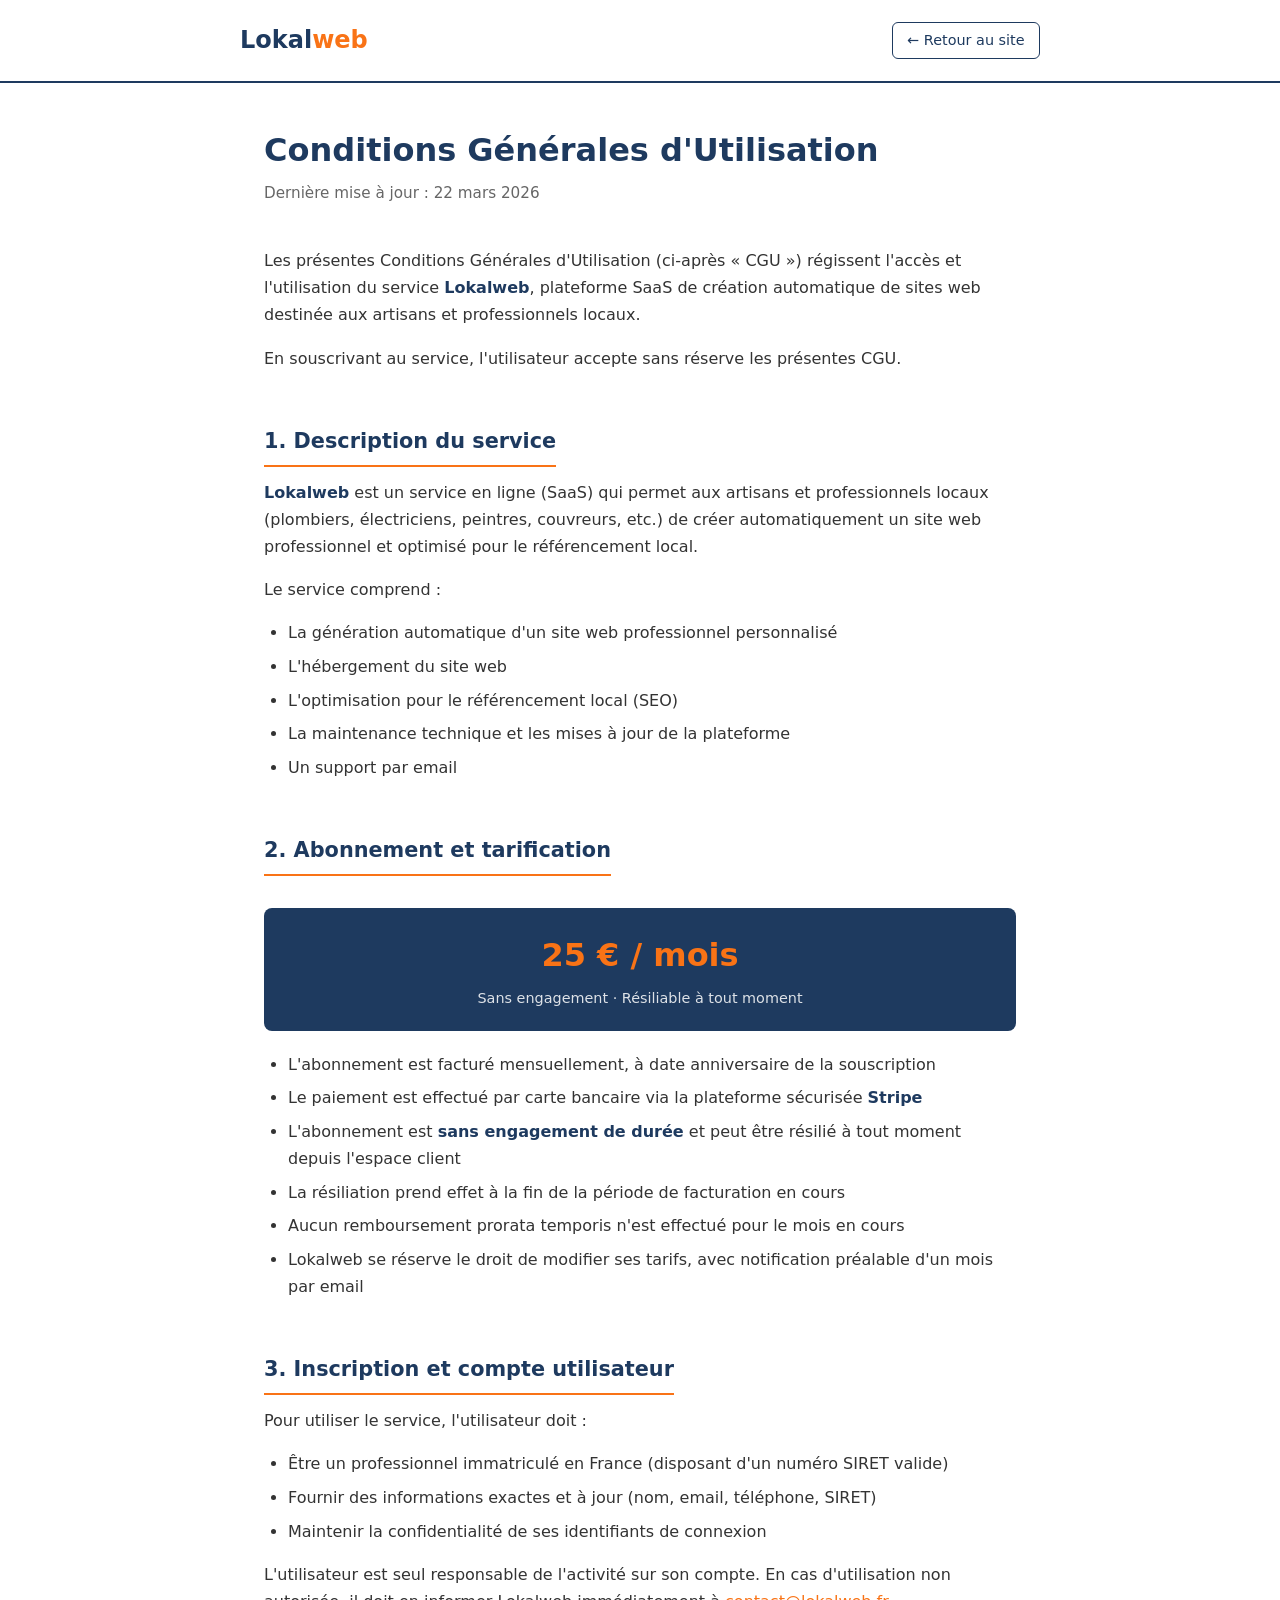
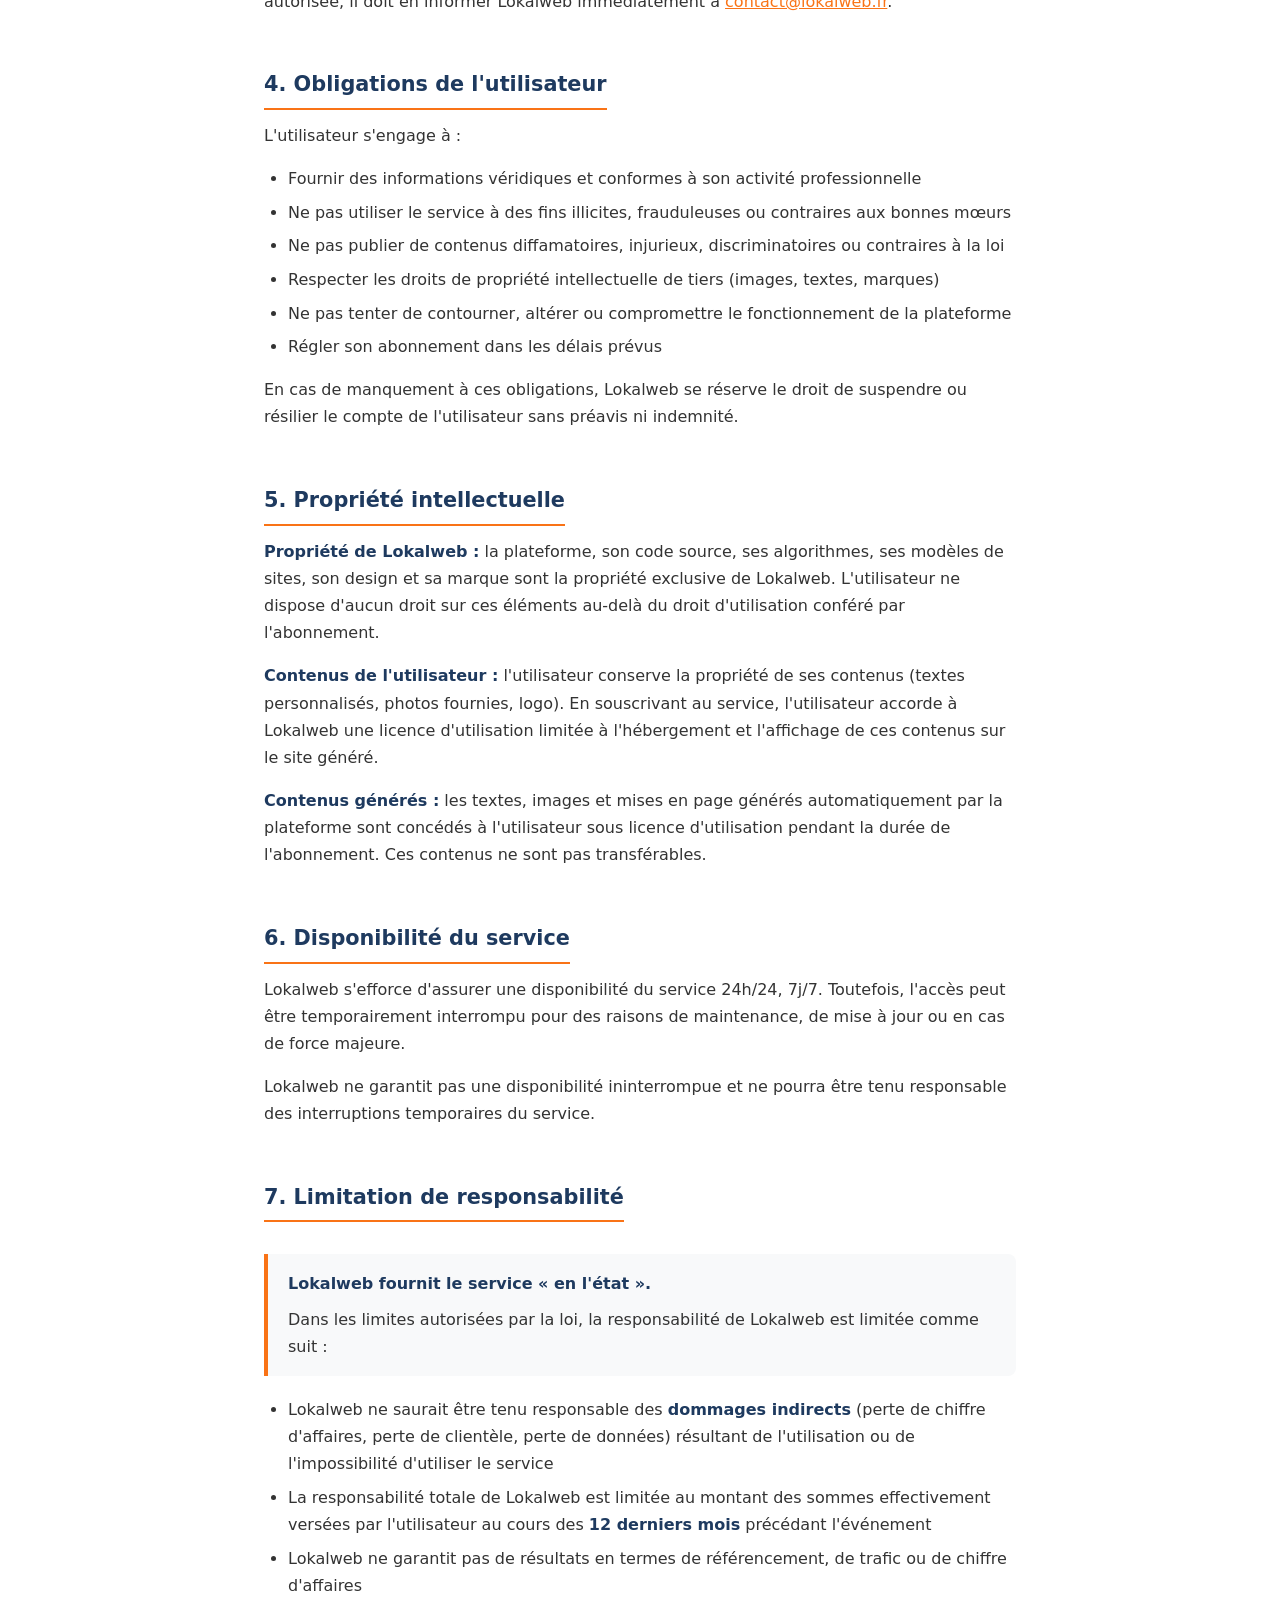
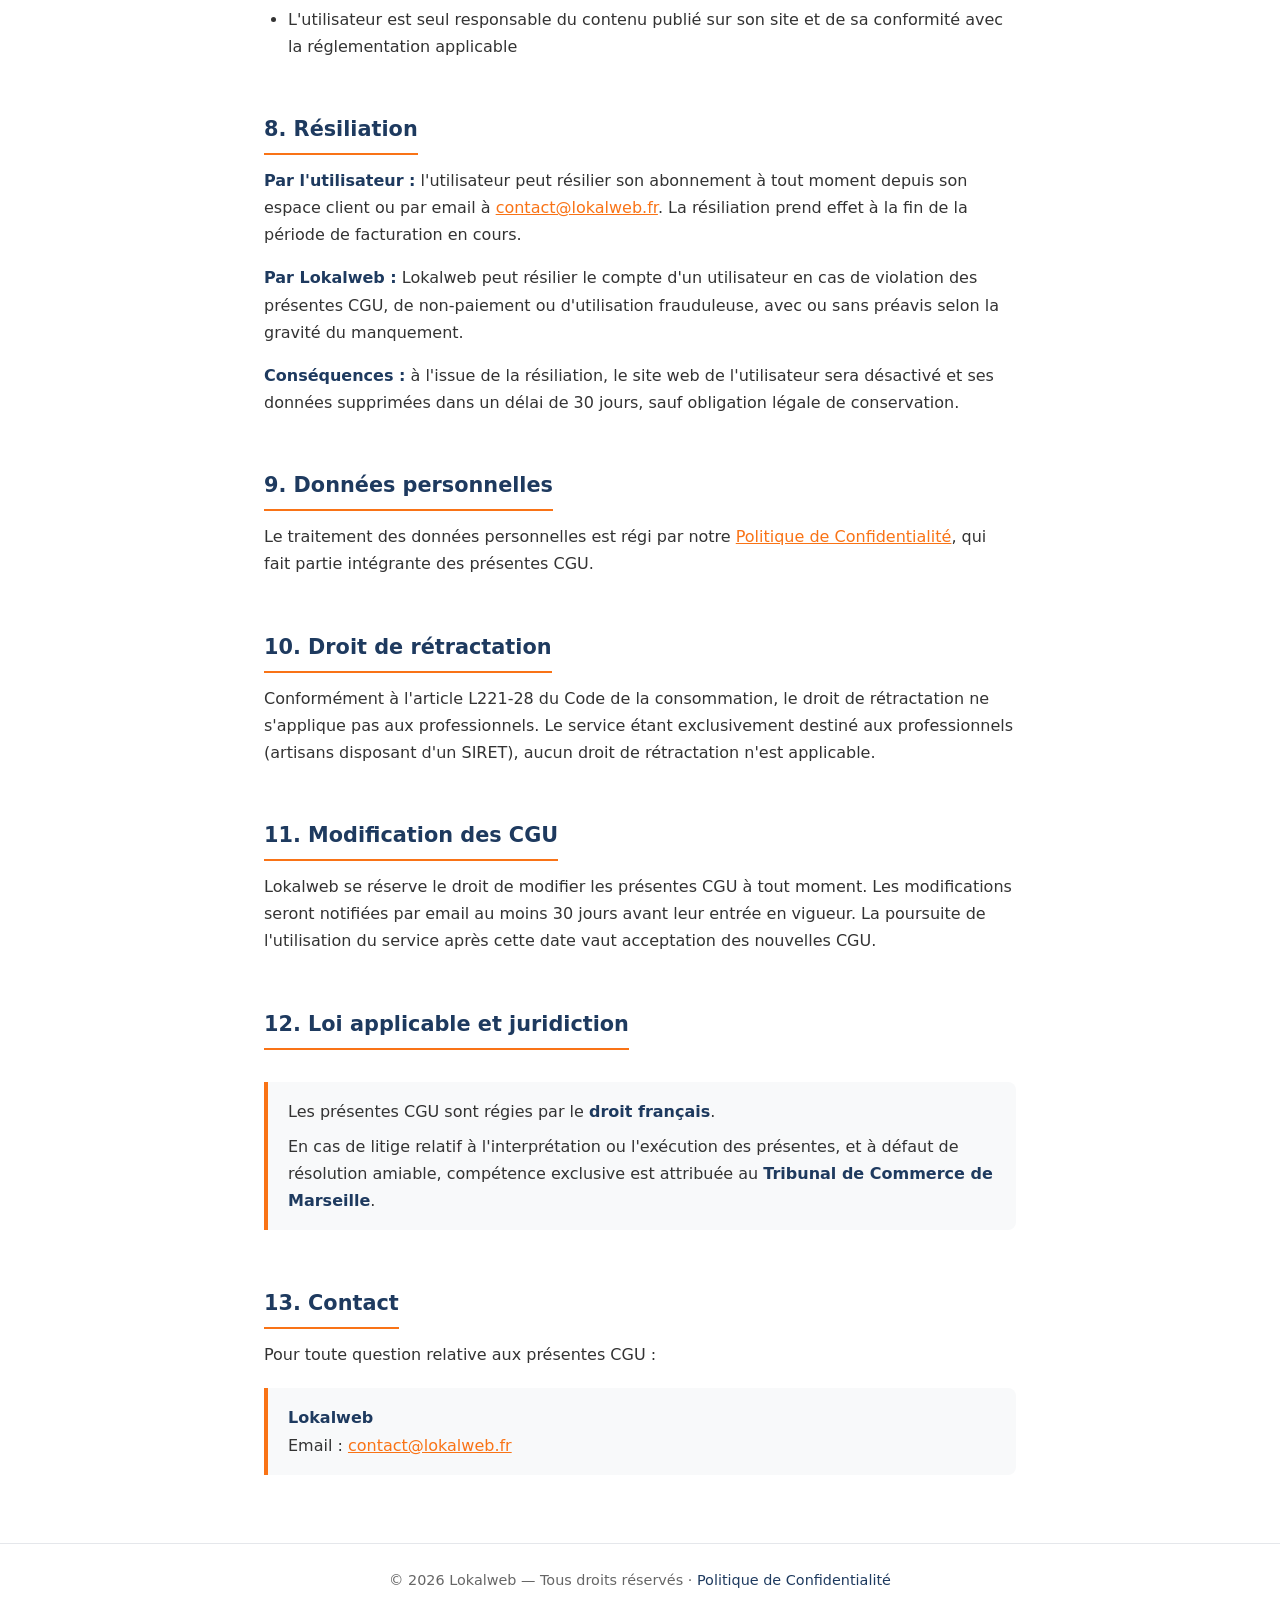
<file: legal/terms.html>
<!DOCTYPE html>
<html lang="fr">
<head>
    <meta charset="UTF-8">
    <meta name="viewport" content="width=device-width, initial-scale=1.0">
    <title>Conditions Générales d'Utilisation — Lokalweb</title>
    <style>
        *, *::before, *::after { box-sizing: border-box; margin: 0; padding: 0; }

        body {
            font-family: system-ui, -apple-system, BlinkMacSystemFont, 'Segoe UI', Roboto, sans-serif;
            color: #333;
            background: #fff;
            line-height: 1.7;
            font-size: 16px;
        }

        header {
            border-bottom: 2px solid #1E3A5F;
            padding: 1.25rem 1.5rem;
        }

        .header-inner {
            max-width: 800px;
            margin: 0 auto;
            display: flex;
            align-items: center;
            justify-content: space-between;
            flex-wrap: wrap;
            gap: 0.75rem;
        }

        .logo {
            font-size: 1.5rem;
            font-weight: 700;
            color: #1E3A5F;
            text-decoration: none;
        }

        .logo span { color: #F97316; }

        .back-link {
            font-size: 0.9rem;
            color: #1E3A5F;
            text-decoration: none;
            border: 1px solid #1E3A5F;
            padding: 0.35rem 0.9rem;
            border-radius: 6px;
            transition: background 0.2s, color 0.2s;
        }

        .back-link:hover { background: #1E3A5F; color: #fff; }

        main {
            max-width: 800px;
            margin: 0 auto;
            padding: 2.5rem 1.5rem 3rem;
        }

        h1 {
            color: #1E3A5F;
            font-size: 2rem;
            margin-bottom: 0.25rem;
        }

        .subtitle {
            color: #666;
            font-size: 0.95rem;
            margin-bottom: 2.5rem;
        }

        h2 {
            color: #1E3A5F;
            font-size: 1.3rem;
            margin-top: 2.25rem;
            margin-bottom: 0.75rem;
            padding-bottom: 0.35rem;
            border-bottom: 2px solid #F97316;
            display: inline-block;
        }

        h2::after {
            content: '';
            display: block;
        }

        p { margin-bottom: 1rem; }

        ul {
            margin: 0.5rem 0 1rem 1.5rem;
        }

        ul li {
            margin-bottom: 0.4rem;
        }

        strong { color: #1E3A5F; }

        a { color: #F97316; }

        .highlight-box {
            background: #f8f9fa;
            border-left: 4px solid #F97316;
            padding: 1rem 1.25rem;
            border-radius: 0 8px 8px 0;
            margin: 1.25rem 0;
        }

        .price-box {
            background: #1E3A5F;
            color: #fff;
            padding: 1.25rem 1.5rem;
            border-radius: 8px;
            margin: 1.25rem 0;
            text-align: center;
        }

        .price-box .price {
            font-size: 2rem;
            font-weight: 700;
            color: #F97316;
        }

        .price-box .price-detail {
            font-size: 0.9rem;
            opacity: 0.85;
            margin-top: 0.25rem;
        }

        footer {
            border-top: 1px solid #e5e7eb;
            padding: 1.5rem;
            text-align: center;
            font-size: 0.9rem;
            color: #666;
        }

        footer a {
            color: #1E3A5F;
            text-decoration: none;
            font-weight: 500;
        }

        footer a:hover { text-decoration: underline; }

        @media (max-width: 600px) {
            h1 { font-size: 1.5rem; }
            main { padding: 1.5rem 1rem 2rem; }
        }
    </style>
</head>
<body>

<header>
    <div class="header-inner">
        <a href="/" class="logo">Lokal<span>web</span></a>
        <a href="/" class="back-link">← Retour au site</a>
    </div>
</header>

<main>
    <h1>Conditions Générales d'Utilisation</h1>
    <p class="subtitle">Dernière mise à jour : 22 mars 2026</p>

    <p>Les présentes Conditions Générales d'Utilisation (ci-après « CGU ») régissent l'accès et l'utilisation du service <strong>Lokalweb</strong>, plateforme SaaS de création automatique de sites web destinée aux artisans et professionnels locaux.</p>
    <p>En souscrivant au service, l'utilisateur accepte sans réserve les présentes CGU.</p>

    <h2>1. Description du service</h2>
    <p><strong>Lokalweb</strong> est un service en ligne (SaaS) qui permet aux artisans et professionnels locaux (plombiers, électriciens, peintres, couvreurs, etc.) de créer automatiquement un site web professionnel et optimisé pour le référencement local.</p>
    <p>Le service comprend :</p>
    <ul>
        <li>La génération automatique d'un site web professionnel personnalisé</li>
        <li>L'hébergement du site web</li>
        <li>L'optimisation pour le référencement local (SEO)</li>
        <li>La maintenance technique et les mises à jour de la plateforme</li>
        <li>Un support par email</li>
    </ul>

    <h2>2. Abonnement et tarification</h2>
    <div class="price-box">
        <div class="price">25 € / mois</div>
        <div class="price-detail">Sans engagement · Résiliable à tout moment</div>
    </div>
    <ul>
        <li>L'abonnement est facturé mensuellement, à date anniversaire de la souscription</li>
        <li>Le paiement est effectué par carte bancaire via la plateforme sécurisée <strong>Stripe</strong></li>
        <li>L'abonnement est <strong>sans engagement de durée</strong> et peut être résilié à tout moment depuis l'espace client</li>
        <li>La résiliation prend effet à la fin de la période de facturation en cours</li>
        <li>Aucun remboursement prorata temporis n'est effectué pour le mois en cours</li>
        <li>Lokalweb se réserve le droit de modifier ses tarifs, avec notification préalable d'un mois par email</li>
    </ul>

    <h2>3. Inscription et compte utilisateur</h2>
    <p>Pour utiliser le service, l'utilisateur doit :</p>
    <ul>
        <li>Être un professionnel immatriculé en France (disposant d'un numéro SIRET valide)</li>
        <li>Fournir des informations exactes et à jour (nom, email, téléphone, SIRET)</li>
        <li>Maintenir la confidentialité de ses identifiants de connexion</li>
    </ul>
    <p>L'utilisateur est seul responsable de l'activité sur son compte. En cas d'utilisation non autorisée, il doit en informer Lokalweb immédiatement à <a href="mailto:contact@lokalweb.fr">contact@lokalweb.fr</a>.</p>

    <h2>4. Obligations de l'utilisateur</h2>
    <p>L'utilisateur s'engage à :</p>
    <ul>
        <li>Fournir des informations véridiques et conformes à son activité professionnelle</li>
        <li>Ne pas utiliser le service à des fins illicites, frauduleuses ou contraires aux bonnes mœurs</li>
        <li>Ne pas publier de contenus diffamatoires, injurieux, discriminatoires ou contraires à la loi</li>
        <li>Respecter les droits de propriété intellectuelle de tiers (images, textes, marques)</li>
        <li>Ne pas tenter de contourner, altérer ou compromettre le fonctionnement de la plateforme</li>
        <li>Régler son abonnement dans les délais prévus</li>
    </ul>
    <p>En cas de manquement à ces obligations, Lokalweb se réserve le droit de suspendre ou résilier le compte de l'utilisateur sans préavis ni indemnité.</p>

    <h2>5. Propriété intellectuelle</h2>
    <p><strong>Propriété de Lokalweb :</strong> la plateforme, son code source, ses algorithmes, ses modèles de sites, son design et sa marque sont la propriété exclusive de Lokalweb. L'utilisateur ne dispose d'aucun droit sur ces éléments au-delà du droit d'utilisation conféré par l'abonnement.</p>
    <p><strong>Contenus de l'utilisateur :</strong> l'utilisateur conserve la propriété de ses contenus (textes personnalisés, photos fournies, logo). En souscrivant au service, l'utilisateur accorde à Lokalweb une licence d'utilisation limitée à l'hébergement et l'affichage de ces contenus sur le site généré.</p>
    <p><strong>Contenus générés :</strong> les textes, images et mises en page générés automatiquement par la plateforme sont concédés à l'utilisateur sous licence d'utilisation pendant la durée de l'abonnement. Ces contenus ne sont pas transférables.</p>

    <h2>6. Disponibilité du service</h2>
    <p>Lokalweb s'efforce d'assurer une disponibilité du service 24h/24, 7j/7. Toutefois, l'accès peut être temporairement interrompu pour des raisons de maintenance, de mise à jour ou en cas de force majeure.</p>
    <p>Lokalweb ne garantit pas une disponibilité ininterrompue et ne pourra être tenu responsable des interruptions temporaires du service.</p>

    <h2>7. Limitation de responsabilité</h2>
    <div class="highlight-box">
        <p style="margin-bottom: 0.5rem;"><strong>Lokalweb fournit le service « en l'état ».</strong></p>
        <p style="margin-bottom: 0;">Dans les limites autorisées par la loi, la responsabilité de Lokalweb est limitée comme suit :</p>
    </div>
    <ul>
        <li>Lokalweb ne saurait être tenu responsable des <strong>dommages indirects</strong> (perte de chiffre d'affaires, perte de clientèle, perte de données) résultant de l'utilisation ou de l'impossibilité d'utiliser le service</li>
        <li>La responsabilité totale de Lokalweb est limitée au montant des sommes effectivement versées par l'utilisateur au cours des <strong>12 derniers mois</strong> précédant l'événement</li>
        <li>Lokalweb ne garantit pas de résultats en termes de référencement, de trafic ou de chiffre d'affaires</li>
        <li>L'utilisateur est seul responsable du contenu publié sur son site et de sa conformité avec la réglementation applicable</li>
    </ul>

    <h2>8. Résiliation</h2>
    <p><strong>Par l'utilisateur :</strong> l'utilisateur peut résilier son abonnement à tout moment depuis son espace client ou par email à <a href="mailto:contact@lokalweb.fr">contact@lokalweb.fr</a>. La résiliation prend effet à la fin de la période de facturation en cours.</p>
    <p><strong>Par Lokalweb :</strong> Lokalweb peut résilier le compte d'un utilisateur en cas de violation des présentes CGU, de non-paiement ou d'utilisation frauduleuse, avec ou sans préavis selon la gravité du manquement.</p>
    <p><strong>Conséquences :</strong> à l'issue de la résiliation, le site web de l'utilisateur sera désactivé et ses données supprimées dans un délai de 30 jours, sauf obligation légale de conservation.</p>

    <h2>9. Données personnelles</h2>
    <p>Le traitement des données personnelles est régi par notre <a href="/legal/privacy.html">Politique de Confidentialité</a>, qui fait partie intégrante des présentes CGU.</p>

    <h2>10. Droit de rétractation</h2>
    <p>Conformément à l'article L221-28 du Code de la consommation, le droit de rétractation ne s'applique pas aux professionnels. Le service étant exclusivement destiné aux professionnels (artisans disposant d'un SIRET), aucun droit de rétractation n'est applicable.</p>

    <h2>11. Modification des CGU</h2>
    <p>Lokalweb se réserve le droit de modifier les présentes CGU à tout moment. Les modifications seront notifiées par email au moins 30 jours avant leur entrée en vigueur. La poursuite de l'utilisation du service après cette date vaut acceptation des nouvelles CGU.</p>

    <h2>12. Loi applicable et juridiction</h2>
    <div class="highlight-box">
        <p style="margin-bottom: 0.5rem;">Les présentes CGU sont régies par le <strong>droit français</strong>.</p>
        <p style="margin-bottom: 0;">En cas de litige relatif à l'interprétation ou l'exécution des présentes, et à défaut de résolution amiable, compétence exclusive est attribuée au <strong>Tribunal de Commerce de Marseille</strong>.</p>
    </div>

    <h2>13. Contact</h2>
    <p>Pour toute question relative aux présentes CGU :</p>
    <div class="highlight-box">
        <strong>Lokalweb</strong><br>
        Email : <a href="mailto:contact@lokalweb.fr">contact@lokalweb.fr</a>
    </div>
</main>

<footer>
    <p>© 2026 Lokalweb — Tous droits réservés · <a href="/legal/privacy.html">Politique de Confidentialité</a></p>
</footer>

</body>
</html>
</file>
<file: nicolas-martinez-apa/styles.css>
:root {
  --bg: #f7f4ee;
  --surface: rgba(255, 255, 255, 0.72);
  --surface-strong: #ffffff;
  --text: #22332d;
  --muted: #586760;
  --line: rgba(34, 51, 45, 0.12);
  --sage: #dfe9df;
  --sage-strong: #8ba08d;
  --sand: #efe2d1;
  --blue: #dce7ec;
  --rose: #ecdfe1;
  --shadow: 0 20px 60px rgba(34, 51, 45, 0.08);
  --radius-xl: 32px;
  --radius-lg: 22px;
  --radius-md: 16px;
  --max-width: 1180px;
}

* {
  box-sizing: border-box;
}

html {
  scroll-behavior: smooth;
}

body {
  margin: 0;
  font-family: 'Manrope', sans-serif;
  background:
    radial-gradient(circle at top left, rgba(223, 233, 223, 0.85), transparent 28%),
    radial-gradient(circle at top right, rgba(239, 226, 209, 0.6), transparent 24%),
    linear-gradient(180deg, #fcfaf7 0%, var(--bg) 100%);
  color: var(--text);
  line-height: 1.6;
}

img,
video {
  max-width: 100%;
  display: block;
}

body::before {
  content: '';
  position: fixed;
  inset: 0;
  pointer-events: none;
  background: linear-gradient(135deg, rgba(255, 255, 255, 0.22), transparent 55%);
}

.page-shell {
  width: min(100% - 28px, var(--max-width));
  margin: 0 auto;
  padding-bottom: 48px;
}

.site-header {
  position: sticky;
  top: 16px;
  z-index: 20;
  margin-top: 18px;
  padding: 16px 20px;
  border: 1px solid var(--line);
  border-radius: 999px;
  backdrop-filter: blur(18px);
  background: rgba(255, 255, 255, 0.7);
  display: flex;
  align-items: center;
  justify-content: space-between;
  gap: 18px;
  box-shadow: var(--shadow);
}

.brand {
  display: inline-flex;
  align-items: center;
  gap: 14px;
  color: inherit;
  text-decoration: none;
}

.brand-mark {
  width: 48px;
  height: 48px;
  display: grid;
  place-items: center;
  border-radius: 50%;
  background: linear-gradient(135deg, var(--sage), #f8faf8);
  border: 1px solid rgba(139, 160, 141, 0.22);
  font-weight: 800;
}

.brand strong,
.brand small {
  display: block;
}

.brand small {
  color: var(--muted);
  font-size: 0.83rem;
}

.site-nav {
  display: flex;
  gap: 22px;
  flex-wrap: wrap;
  justify-content: center;
}

.site-nav a,
.site-footer a {
  color: var(--muted);
  text-decoration: none;
}

.site-nav a:hover,
.site-footer a:hover,
.brand:hover {
  opacity: 0.8;
}

.header-cta,
.button {
  display: inline-flex;
  align-items: center;
  justify-content: center;
  gap: 10px;
  padding: 14px 22px;
  border-radius: 999px;
  text-decoration: none;
  font-weight: 700;
  border: 1px solid transparent;
  transition: transform 0.18s ease, box-shadow 0.18s ease, background 0.18s ease;
}

.header-cta,
.button.primary {
  color: white;
  background: linear-gradient(135deg, #51685d, #738779);
  box-shadow: 0 18px 30px rgba(81, 104, 93, 0.2);
}

.button.secondary {
  color: var(--text);
  background: rgba(255, 255, 255, 0.74);
  border-color: rgba(34, 51, 45, 0.12);
}

.button.ghost {
  color: var(--text);
  background: transparent;
  border-color: rgba(34, 51, 45, 0.18);
}

.button.wide {
  width: 100%;
}

.header-cta:hover,
.button:hover {
  transform: translateY(-1px);
}

.section {
  padding: 52px 0;
}

.hero {
  display: grid;
  grid-template-columns: 1.2fr 0.8fr;
  gap: 30px;
  align-items: stretch;
  padding-top: 54px;
}

.eyebrow {
  margin: 0 0 14px;
  text-transform: uppercase;
  letter-spacing: 0.12em;
  font-size: 0.78rem;
  color: #6a7b73;
  font-weight: 800;
}

h1,
h2,
h3 {
  margin: 0 0 14px;
  line-height: 1.12;
}

h1,
h2 {
  font-family: 'Newsreader', serif;
  font-weight: 600;
}

h1 {
  font-size: clamp(2.8rem, 4vw, 5rem);
  max-width: 12ch;
}

h2 {
  font-size: clamp(2rem, 2.7vw, 3.2rem);
}

h3 {
  font-size: 1.2rem;
}

.lead {
  font-size: 1.08rem;
  max-width: 62ch;
  color: var(--muted);
}

.lead.secondary {
  margin-top: 0.2rem;
}

.hero-actions {
  display: flex;
  flex-wrap: wrap;
  gap: 14px;
  margin: 28px 0 22px;
}

.hero-points {
  list-style: none;
  padding: 0;
  margin: 0;
  display: grid;
  gap: 10px;
  color: var(--muted);
}

.hero-points li {
  position: relative;
  padding-left: 24px;
}

.hero-points li::before {
  content: '•';
  position: absolute;
  left: 0;
  top: 0;
  color: var(--sage-strong);
  font-size: 1.3rem;
  line-height: 1;
}

.hero-visual,
.info-card,
.service-card,
.about-card,
.metric-panel,
.soft-panel,
.contact-form,
.trust-strip article,
.steps-grid article,
.faq-list details {
  background: var(--surface);
  border: 1px solid var(--line);
  border-radius: var(--radius-xl);
  box-shadow: var(--shadow);
}

.hero-visual {
  overflow: hidden;
  min-height: 100%;
  height: 100%;
  background: linear-gradient(180deg, rgba(255, 249, 239, 0.9), rgba(244, 237, 224, 0.9));
}

.hero-photo {
  width: 100%;
  height: 100%;
  min-height: 100%;
  object-fit: cover;
  object-position: center 18%;
}

.orb {
  position: absolute;
  border-radius: 999px;
  filter: blur(0.4px);
}

.orb-a {
  width: 220px;
  height: 220px;
  left: -28px;
  top: -18px;
  background: rgba(139, 160, 141, 0.34);
}

.orb-b {
  width: 180px;
  height: 180px;
  right: 16px;
  top: 40px;
  background: rgba(255, 255, 255, 0.55);
}

.orb-c {
  width: 120px;
  height: 120px;
  left: 50%;
  bottom: 24px;
  background: rgba(236, 223, 225, 0.75);
}

.hero-stats {
  margin: 26px 0 0;
  display: grid;
  gap: 12px;
}

.hero-stats div {
  padding-top: 12px;
  border-top: 1px solid rgba(34, 51, 45, 0.1);
}

.hero-stats dt {
  font-size: 0.9rem;
  color: var(--muted);
}

.hero-stats dd {
  margin: 4px 0 0;
  font-weight: 700;
}

.trust-strip {
  display: grid;
  grid-template-columns: repeat(3, 1fr);
  gap: 18px;
}

.trust-strip article,
.steps-grid article,
.info-card,
.service-card,
.about-card,
.soft-panel,
.contact-form,
.metric-panel {
  padding: 24px;
}

.section-heading {
  max-width: 820px;
  margin-bottom: 26px;
}

.section-heading.compact {
  margin-bottom: 18px;
}

.cards-grid {
  display: grid;
  gap: 18px;
}

.cards-grid.three {
  grid-template-columns: repeat(3, 1fr);
}

.cards-grid.two,
.about-layout,
.split-section,
.contact-section {
  display: grid;
  grid-template-columns: repeat(2, 1fr);
  gap: 22px;
}

.service-card {
  min-height: 220px;
}

.accent-sage {
  background: linear-gradient(180deg, rgba(223, 233, 223, 0.8), rgba(255, 255, 255, 0.75));
}

.accent-sand {
  background: linear-gradient(180deg, rgba(239, 226, 209, 0.85), rgba(255, 255, 255, 0.75));
}

.accent-blue {
  background: linear-gradient(180deg, rgba(220, 231, 236, 0.8), rgba(255, 255, 255, 0.75));
}

.accent-rose {
  background: linear-gradient(180deg, rgba(236, 223, 225, 0.8), rgba(255, 255, 255, 0.75));
}

.emphasis-section {
  display: grid;
  gap: 26px;
}

.image-story {
  display: grid;
  grid-template-columns: 1.05fr 0.95fr;
  gap: 24px;
  align-items: center;
}

.story-photo,
.gallery-card {
  background: var(--surface);
  border: 1px solid var(--line);
  border-radius: var(--radius-xl);
  box-shadow: var(--shadow);
  overflow: hidden;
}

.story-photo img,
.gallery-card img {
  width: 100%;
  height: 100%;
  object-fit: cover;
}

.story-photo img {
  object-position: center 16%;
}

.story-photo {
  min-height: 420px;
}

.story-copy {
  display: grid;
  gap: 14px;
}

.story-copy p:last-child {
  margin-bottom: 0;
}

.benefits-grid {
  display: grid;
  grid-template-columns: repeat(4, minmax(0, 1fr));
  gap: 12px;
}

.benefits-grid span {
  display: inline-flex;
  align-items: center;
  justify-content: center;
  text-align: center;
  padding: 14px 16px;
  border-radius: 999px;
  background: rgba(255, 255, 255, 0.78);
  border: 1px solid rgba(34, 51, 45, 0.1);
  font-weight: 700;
}

.metric-panel {
  display: grid;
  gap: 18px;
  align-content: start;
}

.metric-panel div {
  padding-bottom: 18px;
  border-bottom: 1px solid rgba(34, 51, 45, 0.08);
}

.metric-panel div:last-child {
  border-bottom: 0;
  padding-bottom: 0;
}

.gallery-section {
  padding-top: 8px;
}

.gallery-grid {
  display: grid;
  grid-template-columns: repeat(3, minmax(0, 1fr));
  gap: 20px;
  align-items: start;
}

.gallery-card {
  margin: 0;
}

.gallery-card img,
.gallery-video {
  min-height: 320px;
}

.gallery-video {
  width: 100%;
  background: linear-gradient(180deg, rgba(247, 244, 238, 0.95), rgba(232, 239, 231, 0.92));
  object-fit: cover;
}

.gallery-card figcaption {
  padding: 18px 20px 22px;
  color: var(--muted);
  font-weight: 600;
}

.soft-panel {
  text-align: center;
}

.subtitle {
  margin: -6px 0 12px;
  color: var(--muted);
  font-weight: 700;
}

.about-card.values ul {
  margin: 0;
  padding-left: 18px;
  color: var(--muted);
}

.steps-grid {
  display: grid;
  grid-template-columns: repeat(4, 1fr);
  gap: 18px;
}

.steps-grid span {
  display: inline-flex;
  width: 42px;
  height: 42px;
  border-radius: 50%;
  align-items: center;
  justify-content: center;
  background: rgba(139, 160, 141, 0.18);
  font-weight: 800;
  margin-bottom: 16px;
}

.faq-list {
  display: grid;
  gap: 14px;
}

.faq-list details {
  padding: 20px 22px;
}

.faq-list summary {
  cursor: pointer;
  list-style: none;
  font-weight: 800;
}

.faq-list summary::-webkit-details-marker {
  display: none;
}

.faq-list p {
  margin: 12px 0 0;
  color: var(--muted);
}

.contact-copy {
  align-self: center;
}

.contact-cards {
  display: grid;
  gap: 14px;
  margin-top: 26px;
}

.contact-cards a,
.contact-cards div {
  display: block;
  text-decoration: none;
  color: inherit;
  padding: 18px 20px;
  border-radius: var(--radius-lg);
  background: rgba(255, 255, 255, 0.75);
  border: 1px solid rgba(34, 51, 45, 0.1);
}

.contact-cards strong,
.contact-cards span {
  display: block;
}

.contact-cards span {
  color: var(--muted);
}

.contact-form {
  display: grid;
  gap: 16px;
}

.contact-form label {
  display: grid;
  gap: 8px;
  font-weight: 700;
}

.contact-form input,
.contact-form textarea {
  width: 100%;
  padding: 14px 16px;
  border-radius: 14px;
  border: 1px solid rgba(34, 51, 45, 0.14);
  background: rgba(255, 255, 255, 0.92);
  color: var(--text);
  font: inherit;
}

.contact-form input:focus,
.contact-form textarea:focus {
  outline: 2px solid rgba(139, 160, 141, 0.28);
  border-color: rgba(139, 160, 141, 0.55);
}

.form-note {
  margin: 0;
  font-size: 0.94rem;
  color: var(--muted);
}

.site-footer {
  padding: 28px 0 12px;
  text-align: center;
  color: var(--muted);
}

.site-footer p {
  margin: 6px 0;
}

@media (max-width: 1040px) {
  .hero,
  .cards-grid.three,
  .cards-grid.two,
  .about-layout,
  .split-section,
  .image-story,
  .contact-section,
  .steps-grid,
  .trust-strip {
    grid-template-columns: 1fr;
  }

  .hero-visual {
    min-height: 420px;
  }

  .gallery-grid {
    grid-template-columns: 1fr;
  }

  .benefits-grid {
    grid-template-columns: repeat(2, minmax(0, 1fr));
  }

  .site-header {
    border-radius: 28px;
    padding: 18px;
    flex-wrap: wrap;
  }

  .site-nav {
    width: 100%;
    justify-content: flex-start;
  }
}

@media (max-width: 720px) {
  .page-shell {
    width: min(100% - 20px, var(--max-width));
  }

  .site-header {
    top: 10px;
  }

  h1 {
    font-size: clamp(2.4rem, 10vw, 3.4rem);
  }

  h2 {
    font-size: clamp(1.9rem, 7vw, 2.7rem);
  }

  .hero {
    padding-top: 28px;
  }

  .hero-actions {
    flex-direction: column;
  }

  .button,
  .header-cta {
    width: 100%;
  }

  .benefits-grid {
    grid-template-columns: 1fr;
  }

  .site-nav {
    gap: 12px 18px;
    font-size: 0.95rem;
  }
}
</file>
